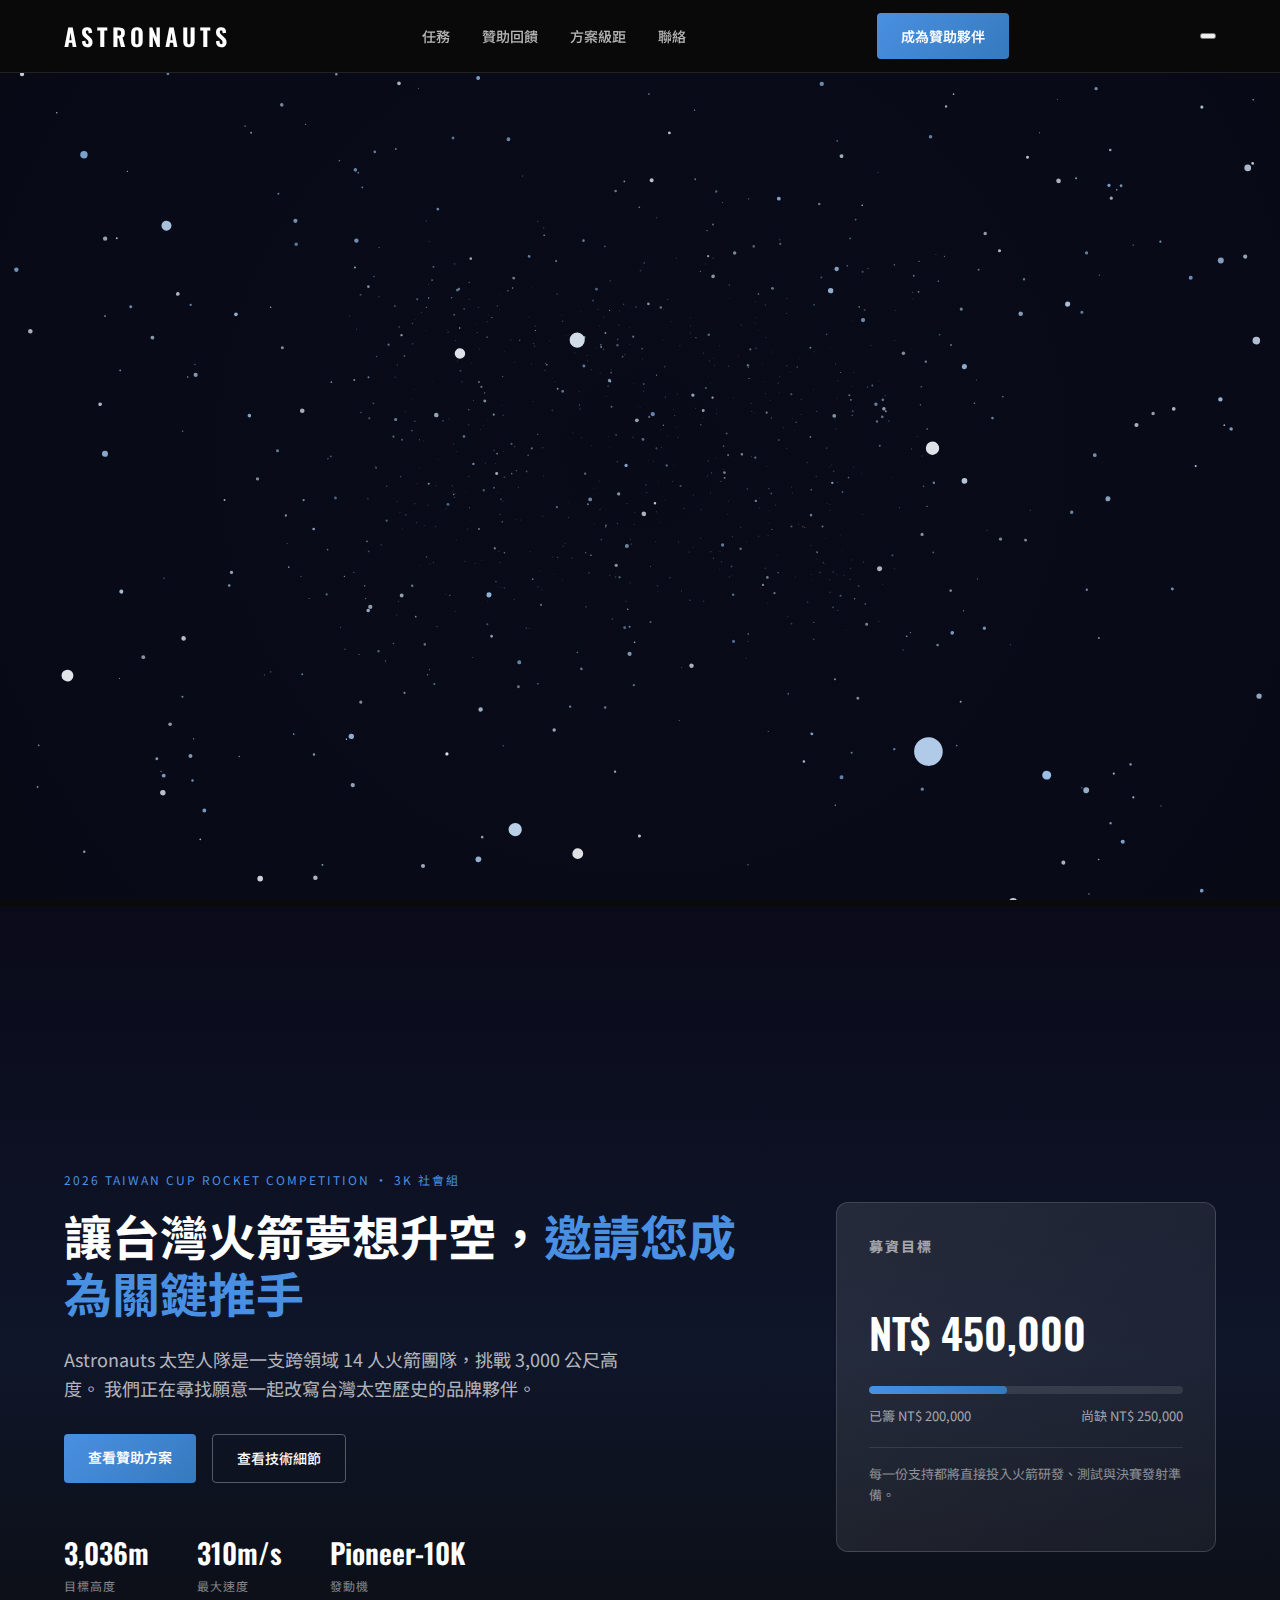
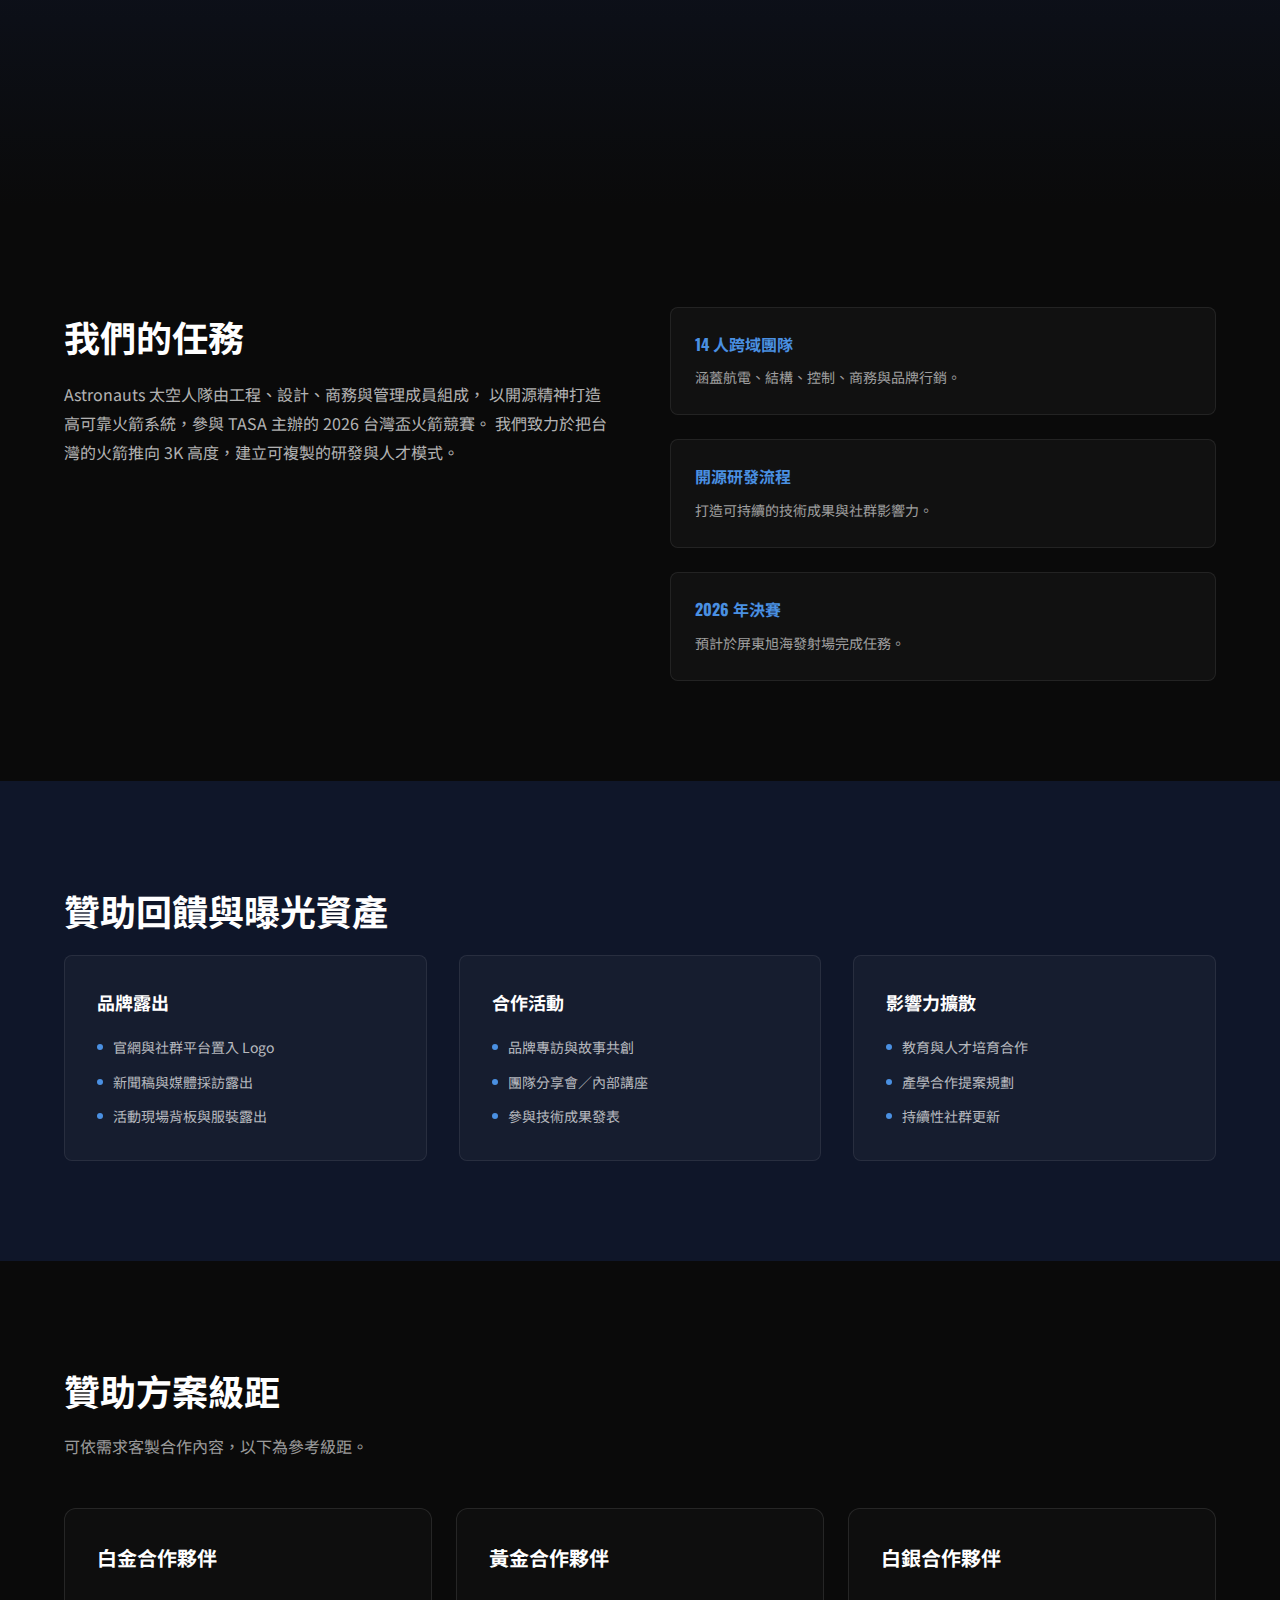
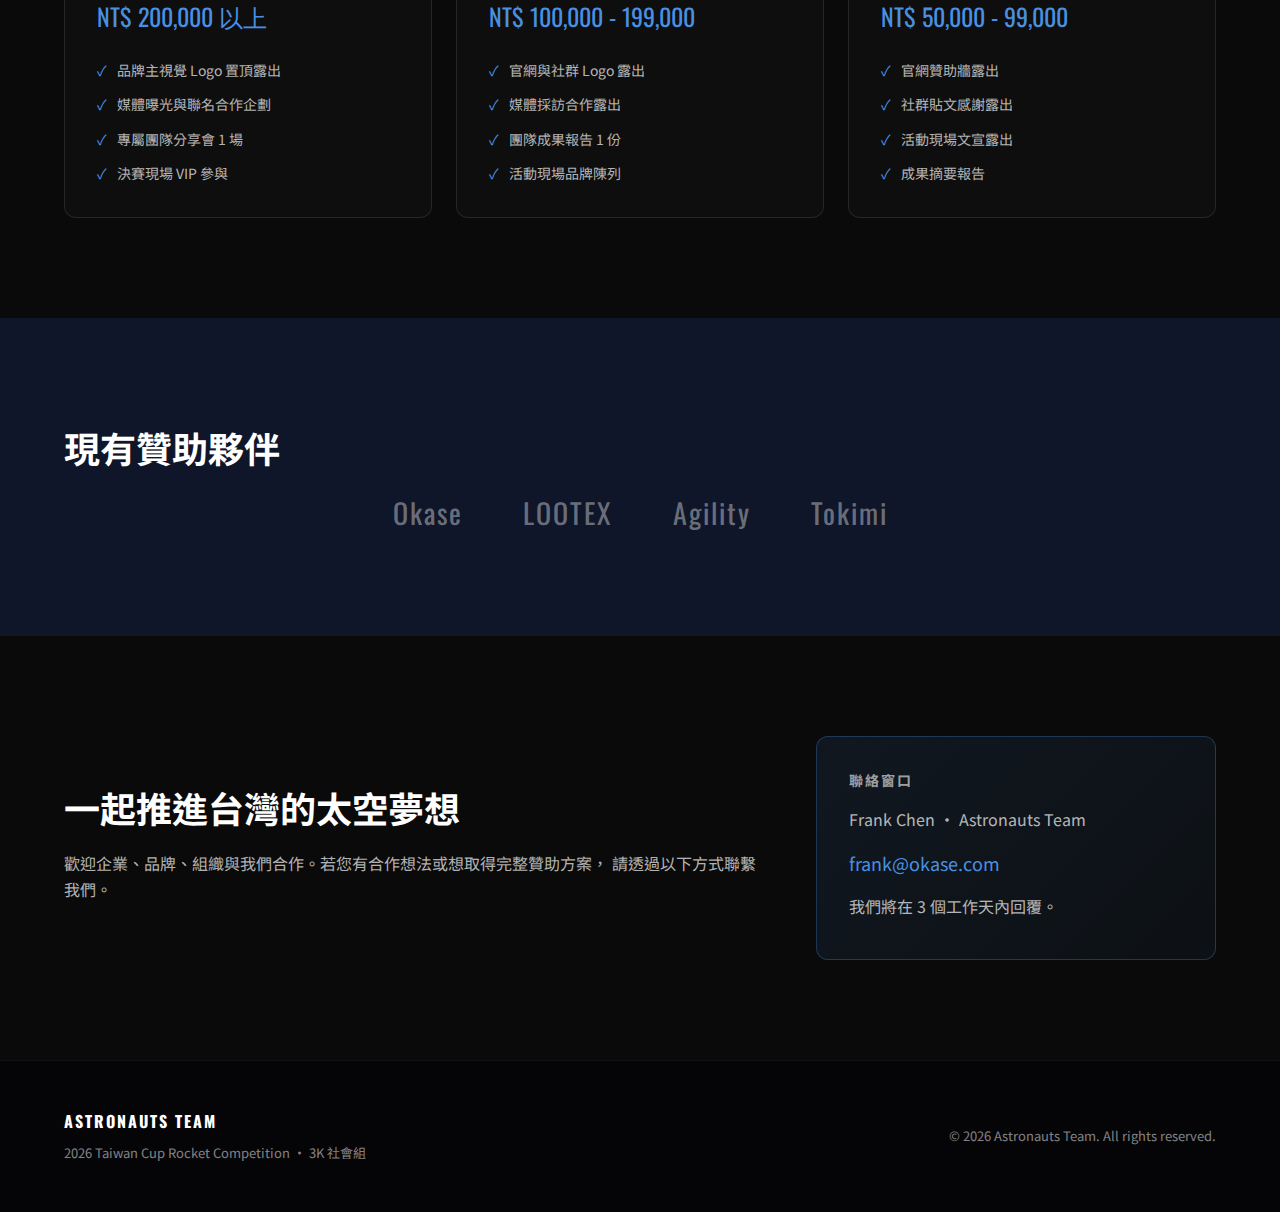
<file: index.html>
<!DOCTYPE html>
<html lang="zh-Hant">
<head>
  <meta charset="UTF-8" />
  <meta name="viewport" content="width=device-width, initial-scale=1" />
  <title>Astronauts 贊助商專頁</title>
  <link rel="stylesheet" href="/assets/css/style.css" />
  <link rel="preconnect" href="https://fonts.googleapis.com" />
  <link rel="preconnect" href="https://fonts.gstatic.com" crossorigin />
  <link href="https://fonts.googleapis.com/css2?family=Oswald:wght@400;600&family=Noto+Sans+TC:wght@300;400;500;700&display=swap" rel="stylesheet" />
</head>
<body>
  <canvas class="space-canvas" id="space-canvas" aria-hidden="true"></canvas>
  <div class="page-glow" aria-hidden="true"></div>
  <header class="site-header">
    <div class="container header-inner">
      <a href="#" class="logo">ASTRONAUTS</a>
      <nav class="nav" id="nav">
        <a href="#mission">任務</a>
        <a href="#benefits">贊助回饋</a>
        <a href="#tiers">方案級距</a>
        <a href="#contact">聯絡</a>
      </nav>
      <a class="cta" href="#contact">成為贊助夥伴</a>
      <button class="menu-toggle" id="menuToggle" aria-label="Toggle navigation">
        <span></span>
        <span></span>
        <span></span>
      </button>
    </div>
  </header>

  <main>
    <section class="hero">
      <div class="container hero-grid">
        <div class="hero-content">
          <p class="eyebrow">2026 Taiwan Cup Rocket Competition · 3K 社會組</p>
          <h1>讓台灣火箭夢想升空，<span>邀請您成為關鍵推手</span></h1>
          <p class="lead">
            Astronauts 太空人隊是一支跨領域 14 人火箭團隊，挑戰 3,000 公尺高度。
            我們正在尋找願意一起改寫台灣太空歷史的品牌夥伴。
          </p>
          <div class="hero-actions">
            <a class="cta" href="#tiers">查看贊助方案</a>
            <a class="ghost" href="/materials">查看技術細節</a>
          </div>
          <div class="hero-metrics">
            <div>
              <span class="metric-value">3,036m</span>
              <span class="metric-label">目標高度</span>
            </div>
            <div>
              <span class="metric-value">310m/s</span>
              <span class="metric-label">最大速度</span>
            </div>
            <div>
              <span class="metric-value">Pioneer-10K</span>
              <span class="metric-label">發動機</span>
            </div>
          </div>
        </div>
        <div class="hero-card">
          <div class="card-inner">
            <h3>募資目標</h3>
            <p class="amount">NT$ 450,000</p>
            <div class="progress">
              <div class="progress-bar" style="width: 44%;"></div>
            </div>
            <div class="progress-meta">
              <span>已籌 NT$ 200,000</span>
              <span>尚缺 NT$ 250,000</span>
            </div>
            <p class="note">每一份支持都將直接投入火箭研發、測試與決賽發射準備。</p>
          </div>
        </div>
      </div>
    </section>

    <section class="section" id="mission">
      <div class="container section-grid">
        <div>
          <h2>我們的任務</h2>
          <p>
            Astronauts 太空人隊由工程、設計、商務與管理成員組成，
            以開源精神打造高可靠火箭系統，參與 TASA 主辦的 2026 台灣盃火箭競賽。
            我們致力於把台灣的火箭推向 3K 高度，建立可複製的研發與人才模式。
          </p>
        </div>
        <div class="mission-highlights">
          <div class="highlight">
            <h4>14 人跨域團隊</h4>
            <p>涵蓋航電、結構、控制、商務與品牌行銷。</p>
          </div>
          <div class="highlight">
            <h4>開源研發流程</h4>
            <p>打造可持續的技術成果與社群影響力。</p>
          </div>
          <div class="highlight">
            <h4>2026 年決賽</h4>
            <p>預計於屏東旭海發射場完成任務。</p>
          </div>
        </div>
      </div>
    </section>

    <section class="section dark" id="benefits">
      <div class="container">
        <h2>贊助回饋與曝光資產</h2>
        <div class="benefits-grid">
          <div class="benefit">
            <h4>品牌露出</h4>
            <ul>
              <li>官網與社群平台置入 Logo</li>
              <li>新聞稿與媒體採訪露出</li>
              <li>活動現場背板與服裝露出</li>
            </ul>
          </div>
          <div class="benefit">
            <h4>合作活動</h4>
            <ul>
              <li>品牌專訪與故事共創</li>
              <li>團隊分享會／內部講座</li>
              <li>參與技術成果發表</li>
            </ul>
          </div>
          <div class="benefit">
            <h4>影響力擴散</h4>
            <ul>
              <li>教育與人才培育合作</li>
              <li>產學合作提案規劃</li>
              <li>持續性社群更新</li>
            </ul>
          </div>
        </div>
      </div>
    </section>

    <section class="section" id="tiers">
      <div class="container">
        <h2>贊助方案級距</h2>
        <p class="section-lead">可依需求客製合作內容，以下為參考級距。</p>
        <div class="tiers-grid">
          <article class="tier featured">
            <h3>白金合作夥伴</h3>
            <p class="tier-amount">NT$ 200,000 以上</p>
            <ul>
              <li>品牌主視覺 Logo 置頂露出</li>
              <li>媒體曝光與聯名合作企劃</li>
              <li>專屬團隊分享會 1 場</li>
              <li>決賽現場 VIP 參與</li>
            </ul>
          </article>
          <article class="tier">
            <h3>黃金合作夥伴</h3>
            <p class="tier-amount">NT$ 100,000 - 199,000</p>
            <ul>
              <li>官網與社群 Logo 露出</li>
              <li>媒體採訪合作露出</li>
              <li>團隊成果報告 1 份</li>
              <li>活動現場品牌陳列</li>
            </ul>
          </article>
          <article class="tier">
            <h3>白銀合作夥伴</h3>
            <p class="tier-amount">NT$ 50,000 - 99,000</p>
            <ul>
              <li>官網贊助牆露出</li>
              <li>社群貼文感謝露出</li>
              <li>活動現場文宣露出</li>
              <li>成果摘要報告</li>
            </ul>
          </article>
        </div>
      </div>
    </section>

    <section class="section dark" id="partners">
      <div class="container">
        <h2>現有贊助夥伴</h2>
        <div class="partners-grid">
          <span>Okase</span>
          <span>LOOTEX</span>
          <span>Agility</span>
          <span>Tokimi</span>
        </div>
      </div>
    </section>

    <section class="section" id="contact">
      <div class="container contact-grid">
        <div>
          <h2>一起推進台灣的太空夢想</h2>
          <p>
            歡迎企業、品牌、組織與我們合作。若您有合作想法或想取得完整贊助方案，
            請透過以下方式聯繫我們。
          </p>
        </div>
        <div class="contact-card">
          <h3>聯絡窗口</h3>
          <p>Frank Chen · Astronauts Team</p>
          <a href="mailto:frank@okase.com">frank@okase.com</a>
          <p class="contact-note">我們將在 3 個工作天內回覆。</p>
        </div>
      </div>
    </section>
  </main>

  <footer class="site-footer">
    <div class="container footer-inner">
      <div>
        <h4>ASTRONAUTS TEAM</h4>
        <p>2026 Taiwan Cup Rocket Competition · 3K 社會組</p>
      </div>
      <div>
        <p>© 2026 Astronauts Team. All rights reserved.</p>
      </div>
    </div>
  </footer>
  <script>
    // Mobile menu toggle
    (function() {
      const menuToggle = document.getElementById('menuToggle');
      const nav = document.getElementById('nav');
      const header = document.querySelector('.site-header');
      const navLinks = nav.querySelectorAll('a');

      menuToggle.addEventListener('click', function() {
        menuToggle.classList.toggle('active');
        nav.classList.toggle('active');
        document.body.style.overflow = nav.classList.contains('active') ? 'hidden' : '';
      });

      navLinks.forEach(link => {
        link.addEventListener('click', function() {
          menuToggle.classList.remove('active');
          nav.classList.remove('active');
          document.body.style.overflow = '';
        });
      });

      // Header scroll effect
      let lastScroll = 0;
      window.addEventListener('scroll', function() {
        const currentScroll = window.pageYOffset;
        if (currentScroll > 50) {
          header.classList.add('scrolled');
        } else {
          header.classList.remove('scrolled');
        }
        lastScroll = currentScroll;
      });
    })();

    // Starfield animation
    (function() {
      const canvas = document.getElementById("space-canvas");
      if (!canvas) {
        console.error('Canvas element not found');
        return;
      }

      const ctx = canvas.getContext('2d');
      if (!ctx) {
        console.error('Could not get 2D context');
        return;
      }

      let width = window.innerWidth;
      let height = window.innerHeight;
      canvas.width = width;
      canvas.height = height;

      // Initialize stars array
      const stars = [];
      const numStars = 1200;

      // Color interpolation function (similar to d3.interpolateRgb)
      const interpolateColor = (color1, color2, t) => {
        const c1 = hexToRgb(color1);
        const c2 = hexToRgb(color2);
        const r = Math.round(c1.r + (c2.r - c1.r) * t);
        const g = Math.round(c1.g + (c2.g - c1.g) * t);
        const b = Math.round(c1.b + (c2.b - c1.b) * t);
        return `rgb(${r}, ${g}, ${b})`;
      };

      const hexToRgb = (hex) => {
        const result = /^#?([a-f\d]{2})([a-f\d]{2})([a-f\d]{2})$/i.exec(hex);
        return result ? {
          r: parseInt(result[1], 16),
          g: parseInt(result[2], 16),
          b: parseInt(result[3], 16)
        } : { r: 255, g: 255, b: 255 };
      };

      // Create stars
      for (let i = 0; i < numStars; i++) {
        stars.push({
          x: Math.random() * width - width / 2,
          y: Math.random() * height - height / 2,
          z: Math.random() * width,
          size: Math.random() * 2 + 0.5,
          color: interpolateColor("#ffffff", "#93c5fd", Math.random())
        });
      }

      let rotationAngle = 0;
      const rotationSpeed = 0.0003;
      const forwardSpeed = 0.5;

      const animate = () => {
        // Clear canvas with dark background
        ctx.fillStyle = '#05060f';
        ctx.fillRect(0, 0, width, height);

        // Subtle nebula gradient overlay
        const gradient = ctx.createRadialGradient(
          width / 2, height / 2, 0,
          width / 2, height / 2, width
        );
        gradient.addColorStop(0, 'rgba(15, 23, 42, 0.3)');
        gradient.addColorStop(1, 'rgba(5, 6, 15, 0.8)');
        ctx.fillStyle = gradient;
        ctx.fillRect(0, 0, width, height);

        // Save context and translate to center for rotation
        ctx.save();
        ctx.translate(width / 2, height / 2);

        // Rotate the star field slowly
        rotationAngle += rotationSpeed;
        ctx.rotate(rotationAngle);

        // Draw stars as circles with forward movement
        stars.forEach(star => {
          // Move star forward (toward viewer)
          star.z -= forwardSpeed;
          
          // Reset star to back when it reaches the front
          if (star.z <= 0) {
            star.z = width;
            star.x = Math.random() * width - width / 2;
            star.y = Math.random() * height - height / 2;
          }

          // Apply perspective (z-axis effect)
          const k = 400 / star.z;
          const px = star.x * k;
          const py = star.y * k;
          const size = Math.max(0.5, star.size * k);

          // Only draw if star is visible
          if (px > -width/2 && px < width/2 && py > -height/2 && py < height/2) {
            ctx.beginPath();
            ctx.arc(px, py, size, 0, Math.PI * 2);
            ctx.fillStyle = star.color;
            ctx.globalAlpha = Math.min(0.9, Math.max(0.2, 1 - star.z / width));
            ctx.fill();
          }
        });

        ctx.restore();
        requestAnimationFrame(animate);
      };

      const handleResize = () => {
        width = window.innerWidth;
        height = window.innerHeight;
        canvas.width = width;
        canvas.height = height;
      };

      window.addEventListener('resize', handleResize);
      
      // Ensure animation continues even if page visibility changes
      document.addEventListener('visibilitychange', () => {
        if (!document.hidden) {
          animate();
        }
      });

      // Start animation
      animate();
    })();
  </script>
</body>
</html>
</file>
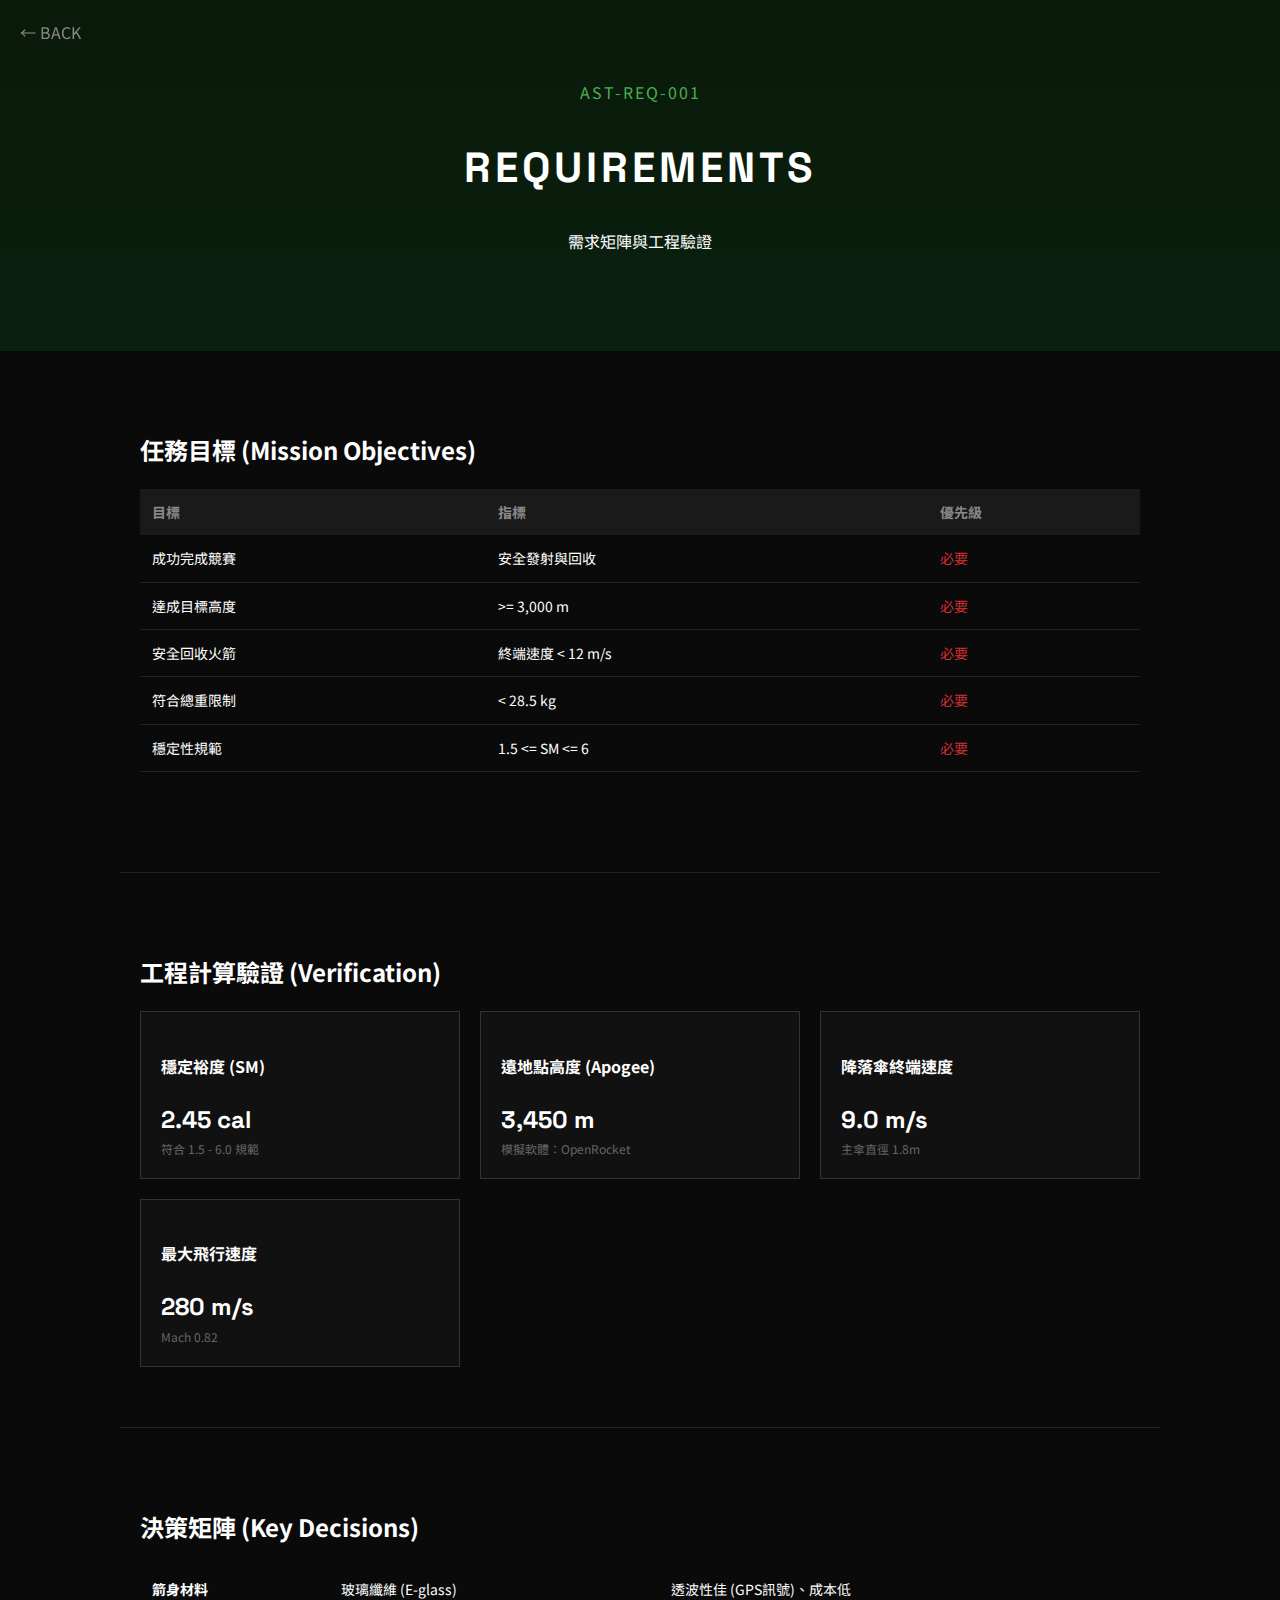
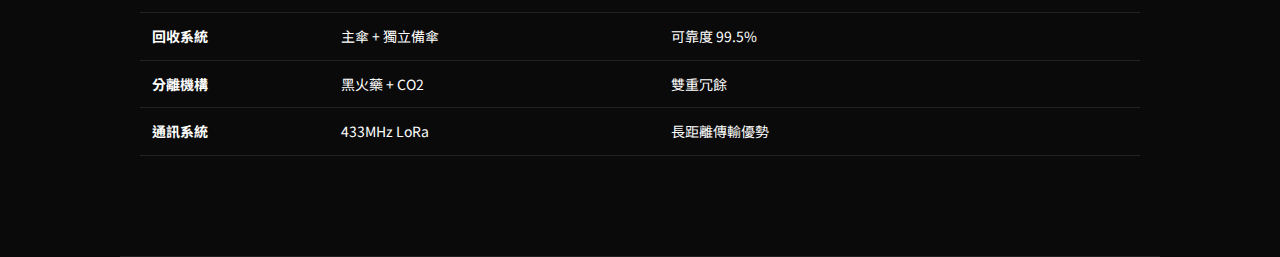
<file: requirements.html>
<!DOCTYPE html>
<html lang="zh-TW">
<head>
    <meta charset="UTF-8">
    <title>需求矩陣 | ASTRONAUTS</title>
    <meta name="viewport" content="width=device-width, initial-scale=1.0">
    <link href="https://fonts.googleapis.com/css2?family=Space+Grotesk:wght@300;400;500;600;700&family=Noto+Sans+TC:wght@300;400;500;700&display=swap" rel="stylesheet">
    <style>
        body { font-family: 'Noto Sans TC', sans-serif; background: #0a0a0a; color: #fff; line-height: 1.6; margin: 0; }
        .hero { background: linear-gradient(180deg, #0a1a0a 0%, #0a2010 100%); padding: 80px 40px; text-align: center; }
        .hero h1 { font-family: 'Space Grotesk'; font-size: 42px; letter-spacing: 4px; }
        .section { max-width: 1000px; margin: 0 auto; padding: 60px 20px; border-bottom: 1px solid #222; }
        table { width: 100%; border-collapse: collapse; margin-bottom: 40px; font-size: 14px; }
        th { background: #1a1a1a; padding: 12px; text-align: left; color: #888; }
        td { padding: 12px; border-bottom: 1px solid #222; }
        .status-pass { color: #2E7D32; font-weight: bold; }
        .calc-grid { display: grid; grid-template-columns: repeat(auto-fit, minmax(250px, 1fr)); gap: 20px; }
        .calc-card { background: #111; padding: 20px; border: 1px solid #333; }
        .calc-value { font-family: 'Space Grotesk'; font-size: 24px; font-weight: bold; margin-top: 10px; }
        .back-link { position: fixed; top: 20px; left: 20px; color: #888; text-decoration: none; }
    </style>
</head>
<body>
    <a href="/" class="back-link">← BACK</a>
    <header class="hero">
        <div style="color: #4CAF50; letter-spacing: 2px;">AST-REQ-001</div>
        <h1>REQUIREMENTS</h1>
        <p>需求矩陣與工程驗證</p>
    </header>

    <section class="section">
        <h2>任務目標 (Mission Objectives)</h2>
        <table>
            <thead>
                <tr>
                    <th>目標</th>
                    <th>指標</th>
                    <th>優先級</th>
                </tr>
            </thead>
            <tbody>
                <tr><td>成功完成競賽</td><td>安全發射與回收</td><td style="color: #d32f2f;">必要</td></tr>
                <tr><td>達成目標高度</td><td>>= 3,000 m</td><td style="color: #d32f2f;">必要</td></tr>
                <tr><td>安全回收火箭</td><td>終端速度 < 12 m/s</td><td style="color: #d32f2f;">必要</td></tr>
                <tr><td>符合總重限制</td><td>< 28.5 kg</td><td style="color: #d32f2f;">必要</td></tr>
                <tr><td>穩定性規範</td><td>1.5 <= SM <= 6</td><td style="color: #d32f2f;">必要</td></tr>
            </tbody>
        </table>
    </section>

    <section class="section">
        <h2>工程計算驗證 (Verification)</h2>
        <div class="calc-grid">
            <div class="calc-card">
                <h4>穩定裕度 (SM)</h4>
                <div class="calc-value">2.45 cal</div>
                <div style="color: #666; font-size: 12px;">符合 1.5 - 6.0 規範</div>
            </div>
            <div class="calc-card">
                <h4>遠地點高度 (Apogee)</h4>
                <div class="calc-value">3,450 m</div>
                <div style="color: #666; font-size: 12px;">模擬軟體：OpenRocket</div>
            </div>
            <div class="calc-card">
                <h4>降落傘終端速度</h4>
                <div class="calc-value">9.0 m/s</div>
                <div style="color: #666; font-size: 12px;">主傘直徑 1.8m</div>
            </div>
            <div class="calc-card">
                <h4>最大飛行速度</h4>
                <div class="calc-value">280 m/s</div>
                <div style="color: #666; font-size: 12px;">Mach 0.82</div>
            </div>
        </div>
    </section>

    <section class="section">
        <h2>決策矩陣 (Key Decisions)</h2>
        <table>
            <tr><td><strong>箭身材料</strong></td><td>玻璃纖維 (E-glass)</td><td>透波性佳 (GPS訊號)、成本低</td></tr>
            <tr><td><strong>回收系統</strong></td><td>主傘 + 獨立備傘</td><td>可靠度 99.5%</td></tr>
            <tr><td><strong>分離機構</strong></td><td>黑火藥 + CO2</td><td>雙重冗餘</td></tr>
            <tr><td><strong>通訊系統</strong></td><td>433MHz LoRa</td><td>長距離傳輸優勢</td></tr>
        </table>
    </section>
</body>
</html>
</file>
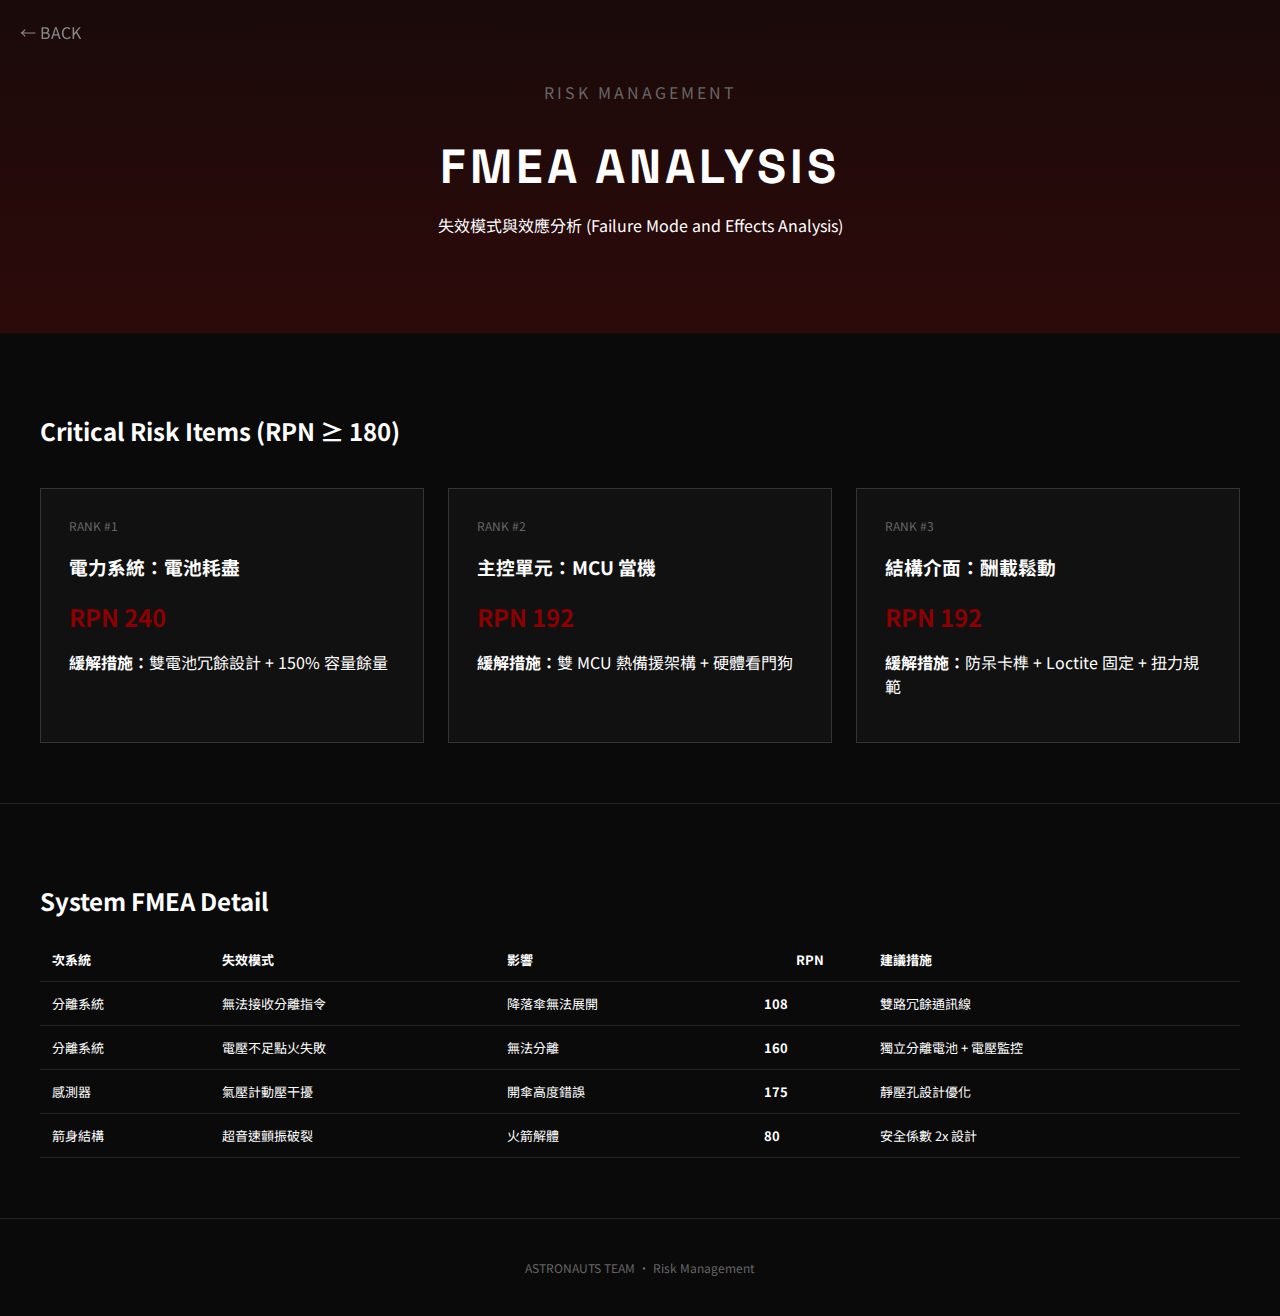
<file: risk.html>
<!DOCTYPE html>
<html lang="zh-TW">
<head>
    <meta charset="UTF-8">
    <title>風險管理 FMEA | ASTRONAUTS</title>
    <meta name="viewport" content="width=device-width, initial-scale=1.0">
    <link href="https://fonts.googleapis.com/css2?family=Space+Grotesk:wght@300;400;500;600;700&family=Noto+Sans+TC:wght@300;400;500;700&display=swap" rel="stylesheet">
    <style>
        body { font-family: 'Noto Sans TC', sans-serif; background: #0a0a0a; color: #fff; margin: 0; }
        .hero { background: linear-gradient(180deg, #1a0a0a 0%, #2d0a0a 100%); padding: 80px 40px; text-align: center; }
        .hero h1 { font-family: 'Space Grotesk'; font-size: 48px; letter-spacing: 4px; margin-bottom: 10px; }
        .section { padding: 60px 40px; max-width: 1200px; margin: 0 auto; border-bottom: 1px solid #222; }
        .critical-text { color: #8B0000; font-weight: bold; }
        .high-risk-grid { display: grid; grid-template-columns: repeat(auto-fit, minmax(300px, 1fr)); gap: 24px; margin-top: 40px; }
        .high-risk-card { background: #111; border: 1px solid #333; padding: 28px; }
        .system-table { width: 100%; border-collapse: collapse; margin-top: 20px; font-size: 13px; }
        .system-table th, .system-table td { padding: 12px; border-bottom: 1px solid #222; text-align: left; }
        .rpn-value { font-weight: bold; text-align: center; }
        .back-link { position: fixed; top: 20px; left: 20px; color: #888; text-decoration: none; }
    </style>
</head>
<body>
    <a href="index.html" class="back-link">← BACK</a>
    <header class="hero">
        <div style="color: #666; letter-spacing: 3px;">RISK MANAGEMENT</div>
        <h1>FMEA ANALYSIS</h1>
        <p>失效模式與效應分析 (Failure Mode and Effects Analysis)</p>
    </header>

    <section class="section">
        <h2>Critical Risk Items (RPN ≥ 180)</h2>
        <div class="high-risk-grid">
            <div class="high-risk-card">
                <div style="color: #666; font-size: 12px;">RANK #1</div>
                <h3>電力系統：電池耗盡</h3>
                <div class="critical-text" style="font-size: 24px; margin: 10px 0;">RPN 240</div>
                <p><strong>緩解措施：</strong>雙電池冗餘設計 + 150% 容量餘量</p>
            </div>
            <div class="high-risk-card">
                <div style="color: #666; font-size: 12px;">RANK #2</div>
                <h3>主控單元：MCU 當機</h3>
                <div class="critical-text" style="font-size: 24px; margin: 10px 0;">RPN 192</div>
                <p><strong>緩解措施：</strong>雙 MCU 熱備援架構 + 硬體看門狗</p>
            </div>
            <div class="high-risk-card">
                <div style="color: #666; font-size: 12px;">RANK #3</div>
                <h3>結構介面：酬載鬆動</h3>
                <div class="critical-text" style="font-size: 24px; margin: 10px 0;">RPN 192</div>
                <p><strong>緩解措施：</strong>防呆卡榫 + Loctite 固定 + 扭力規範</p>
            </div>
        </div>
    </section>

    <section class="section">
        <h2>System FMEA Detail</h2>
        <table class="system-table">
            <thead>
                <tr>
                    <th>次系統</th>
                    <th>失效模式</th>
                    <th>影響</th>
                    <th style="text-align:center;">RPN</th>
                    <th>建議措施</th>
                </tr>
            </thead>
            <tbody>
                <tr>
                    <td>分離系統</td>
                    <td>無法接收分離指令</td>
                    <td>降落傘無法展開</td>
                    <td class="rpn-value">108</td>
                    <td>雙路冗餘通訊線</td>
                </tr>
                <tr>
                    <td>分離系統</td>
                    <td>電壓不足點火失敗</td>
                    <td>無法分離</td>
                    <td class="rpn-value">160</td>
                    <td>獨立分離電池 + 電壓監控</td>
                </tr>
                <tr>
                    <td>感測器</td>
                    <td>氣壓計動壓干擾</td>
                    <td>開傘高度錯誤</td>
                    <td class="rpn-value">175</td>
                    <td>靜壓孔設計優化</td>
                </tr>
                <tr>
                    <td>箭身結構</td>
                    <td>超音速顫振破裂</td>
                    <td>火箭解體</td>
                    <td class="rpn-value">80</td>
                    <td>安全係數 2x 設計</td>
                </tr>
            </tbody>
        </table>
    </section>

    <footer style="text-align: center; padding: 40px; color: #666; font-size: 12px;">
        ASTRONAUTS TEAM · Risk Management
    </footer>
</body>
</html>
</file>
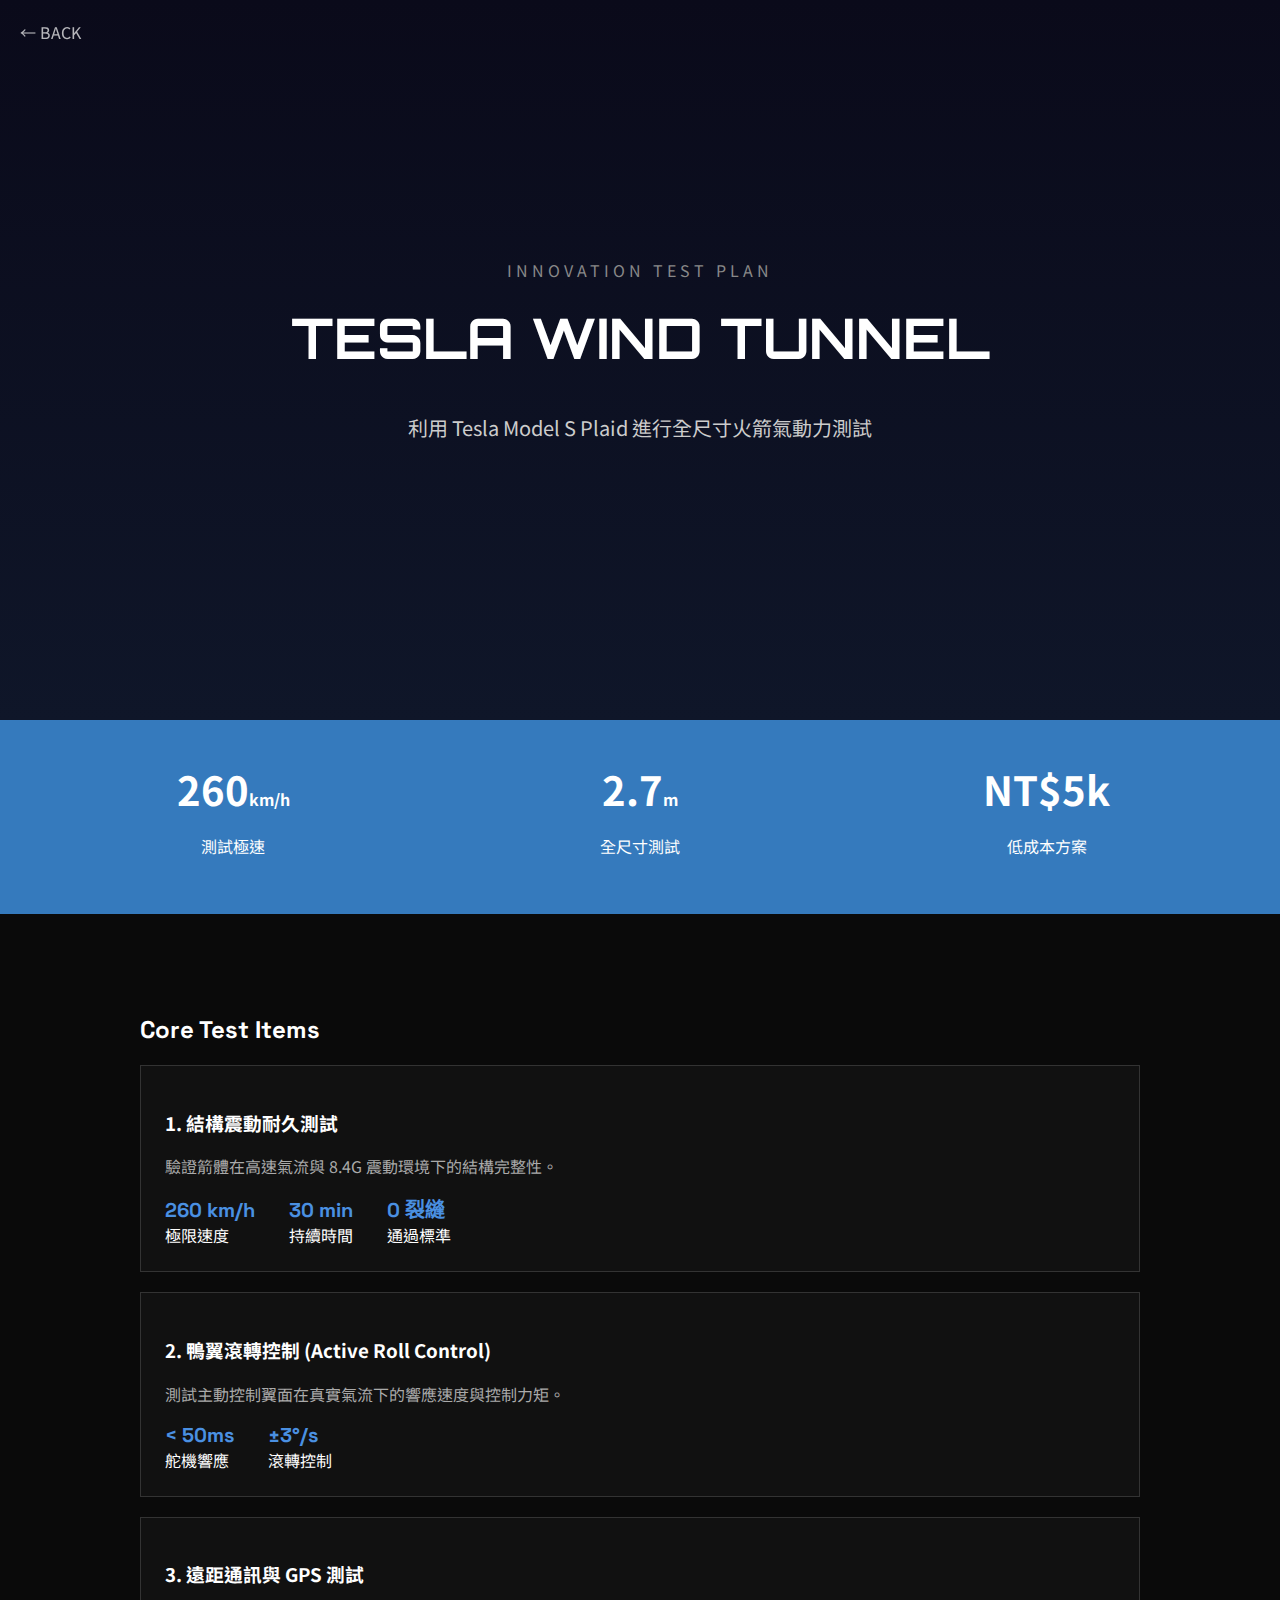
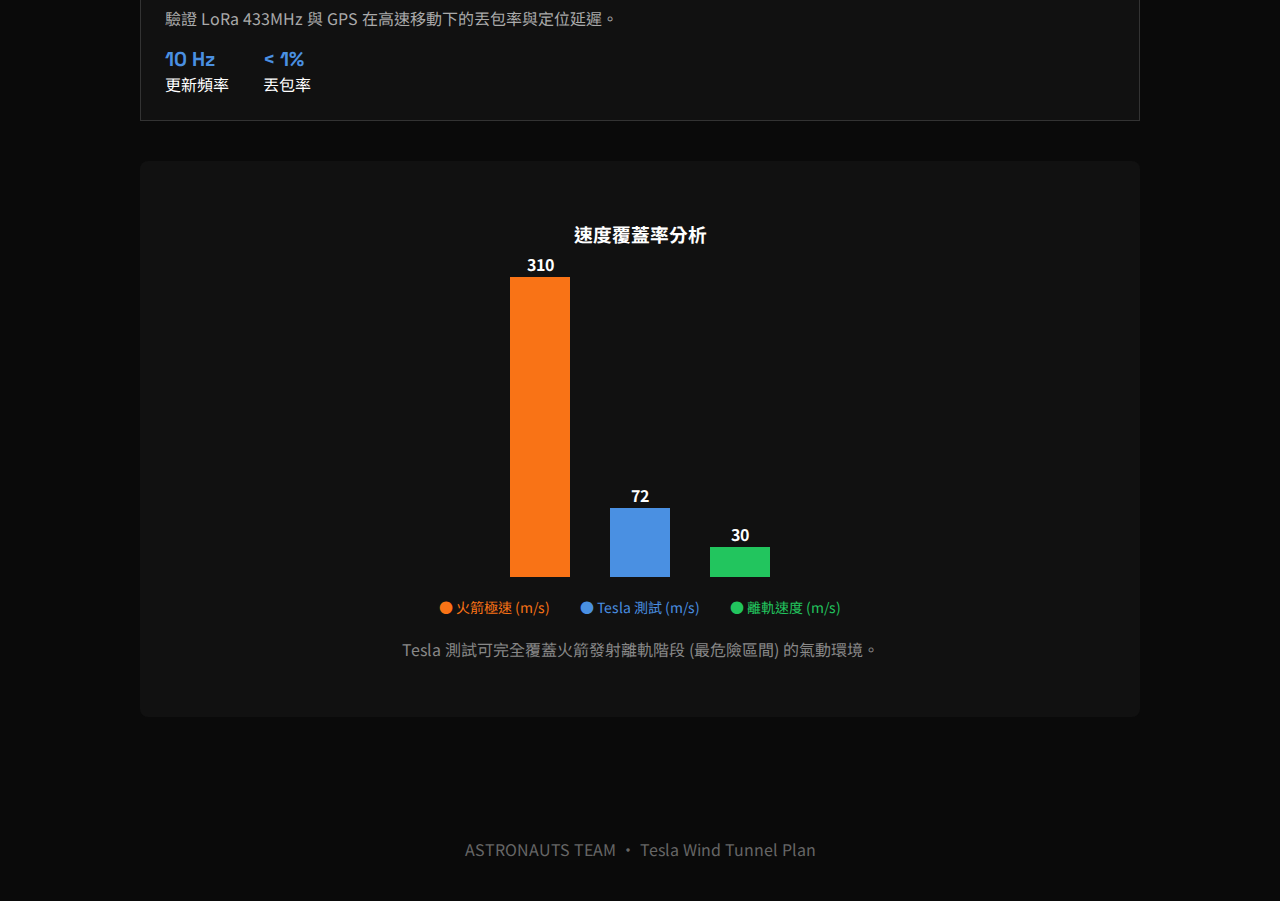
<file: wind-tunnel.html>
<!DOCTYPE html>
<html lang="zh-TW">
<head>
    <meta charset="UTF-8">
    <title>Tesla 移動風洞測試 | ASTRONAUTS</title>
    <meta name="viewport" content="width=device-width, initial-scale=1.0">
    <link href="https://fonts.googleapis.com/css2?family=Space+Grotesk:wght@300;400;500;600;700&family=Orbitron:wght@400;500;600;700;800;900&family=Noto+Sans+TC:wght@300;400;500;700&display=swap" rel="stylesheet">
    <style>
        body { font-family: 'Noto Sans TC', sans-serif; background: #0a0a0a; color: #fff; margin: 0; }
        .hero { min-height: 80vh; display: flex; flex-direction: column; justify-content: center; align-items: center; background: linear-gradient(180deg, #0a0a1a 0%, #0f1629 100%); text-align: center; }
        .hero h1 { font-family: 'Orbitron'; font-size: 56px; margin: 20px 0; }
        .stats-banner { background: #357ABD; padding: 40px; display: grid; grid-template-columns: repeat(3, 1fr); text-align: center; gap: 20px; }
        .stat-item h3 { font-size: 40px; margin: 0; }
        .section { padding: 80px 40px; max-width: 1000px; margin: 0 auto; }
        .test-card { background: #111; padding: 24px; border: 1px solid #333; margin-bottom: 20px; }
        .test-metric { display: inline-block; margin-right: 30px; }
        .test-metric .value { font-family: 'Space Grotesk'; font-size: 20px; color: #4A90E2; font-weight: bold; }
        .chart-container { background: #111; padding: 40px; border-radius: 8px; margin-top: 40px; text-align: center; }
        .bar { display: inline-block; width: 60px; background: #357ABD; margin: 0 20px; vertical-align: bottom; }
        .back-link { position: fixed; top: 20px; left: 20px; color: #fff; text-decoration: none; opacity: 0.7; }
    </style>
</head>
<body>
    <a href="/" class="back-link">← BACK</a>
    <header class="hero">
        <div style="letter-spacing: 4px; color: #888;">INNOVATION TEST PLAN</div>
        <h1>TESLA WIND TUNNEL</h1>
        <p style="font-size: 20px; color: #ccc;">利用 Tesla Model S Plaid 進行全尺寸火箭氣動力測試</p>
    </header>

    <div class="stats-banner">
        <div class="stat-item">
            <h3>260<small style="font-size:16px">km/h</small></h3>
            <p>測試極速</p>
        </div>
        <div class="stat-item">
            <h3>2.7<small style="font-size:16px">m</small></h3>
            <p>全尺寸測試</p>
        </div>
        <div class="stat-item">
            <h3>NT$5k</h3>
            <p>低成本方案</p>
        </div>
    </div>

    <section class="section">
        <h2 style="font-family: 'Space Grotesk';">Core Test Items</h2>

        <div class="test-card">
            <h3>1. 結構震動耐久測試</h3>
            <p style="color: #aaa;">驗證箭體在高速氣流與 8.4G 震動環境下的結構完整性。</p>
            <div style="margin-top: 15px;">
                <div class="test-metric"><div class="value">260 km/h</div><div class="label">極限速度</div></div>
                <div class="test-metric"><div class="value">30 min</div><div class="label">持續時間</div></div>
                <div class="test-metric"><div class="value">0 裂縫</div><div class="label">通過標準</div></div>
            </div>
        </div>

        <div class="test-card">
            <h3>2. 鴨翼滾轉控制 (Active Roll Control)</h3>
            <p style="color: #aaa;">測試主動控制翼面在真實氣流下的響應速度與控制力矩。</p>
            <div style="margin-top: 15px;">
                <div class="test-metric"><div class="value">&lt; 50ms</div><div class="label">舵機響應</div></div>
                <div class="test-metric"><div class="value">±3°/s</div><div class="label">滾轉控制</div></div>
            </div>
        </div>

        <div class="test-card">
            <h3>3. 遠距通訊與 GPS 測試</h3>
            <p style="color: #aaa;">驗證 LoRa 433MHz 與 GPS 在高速移動下的丟包率與定位延遲。</p>
            <div style="margin-top: 15px;">
                <div class="test-metric"><div class="value">10 Hz</div><div class="label">更新頻率</div></div>
                <div class="test-metric"><div class="value">&lt; 1%</div><div class="label">丟包率</div></div>
            </div>
        </div>

        <div class="chart-container">
            <h3 style="margin-bottom: 30px;">速度覆蓋率分析</h3>
            <div style="height: 300px; display: flex; justify-content: center; align-items: flex-end;">
                <div class="bar" style="height: 100%; background: #f97316;">
                    <span style="display:block; margin-top:-25px; font-weight:bold;">310</span>
                </div>
                <div class="bar" style="height: 23%; background: #4A90E2;">
                    <span style="display:block; margin-top:-25px; font-weight:bold;">72</span>
                </div>
                <div class="bar" style="height: 10%; background: #22c55e;">
                    <span style="display:block; margin-top:-25px; font-weight:bold;">30</span>
                </div>
            </div>
            <div style="display: flex; justify-content: center; gap: 30px; margin-top: 20px; font-size: 14px; color: #aaa;">
                <span style="color: #f97316;">● 火箭極速 (m/s)</span>
                <span style="color: #4A90E2;">● Tesla 測試 (m/s)</span>
                <span style="color: #22c55e;">● 離軌速度 (m/s)</span>
            </div>
            <p style="margin-top: 20px; color: #888;">Tesla 測試可完全覆蓋火箭發射離軌階段 (最危險區間) 的氣動環境。</p>
        </div>
    </section>

    <footer style="text-align: center; padding: 40px; color: #666;">
        ASTRONAUTS TEAM · Tesla Wind Tunnel Plan
    </footer>
</body>
</html>
</file>
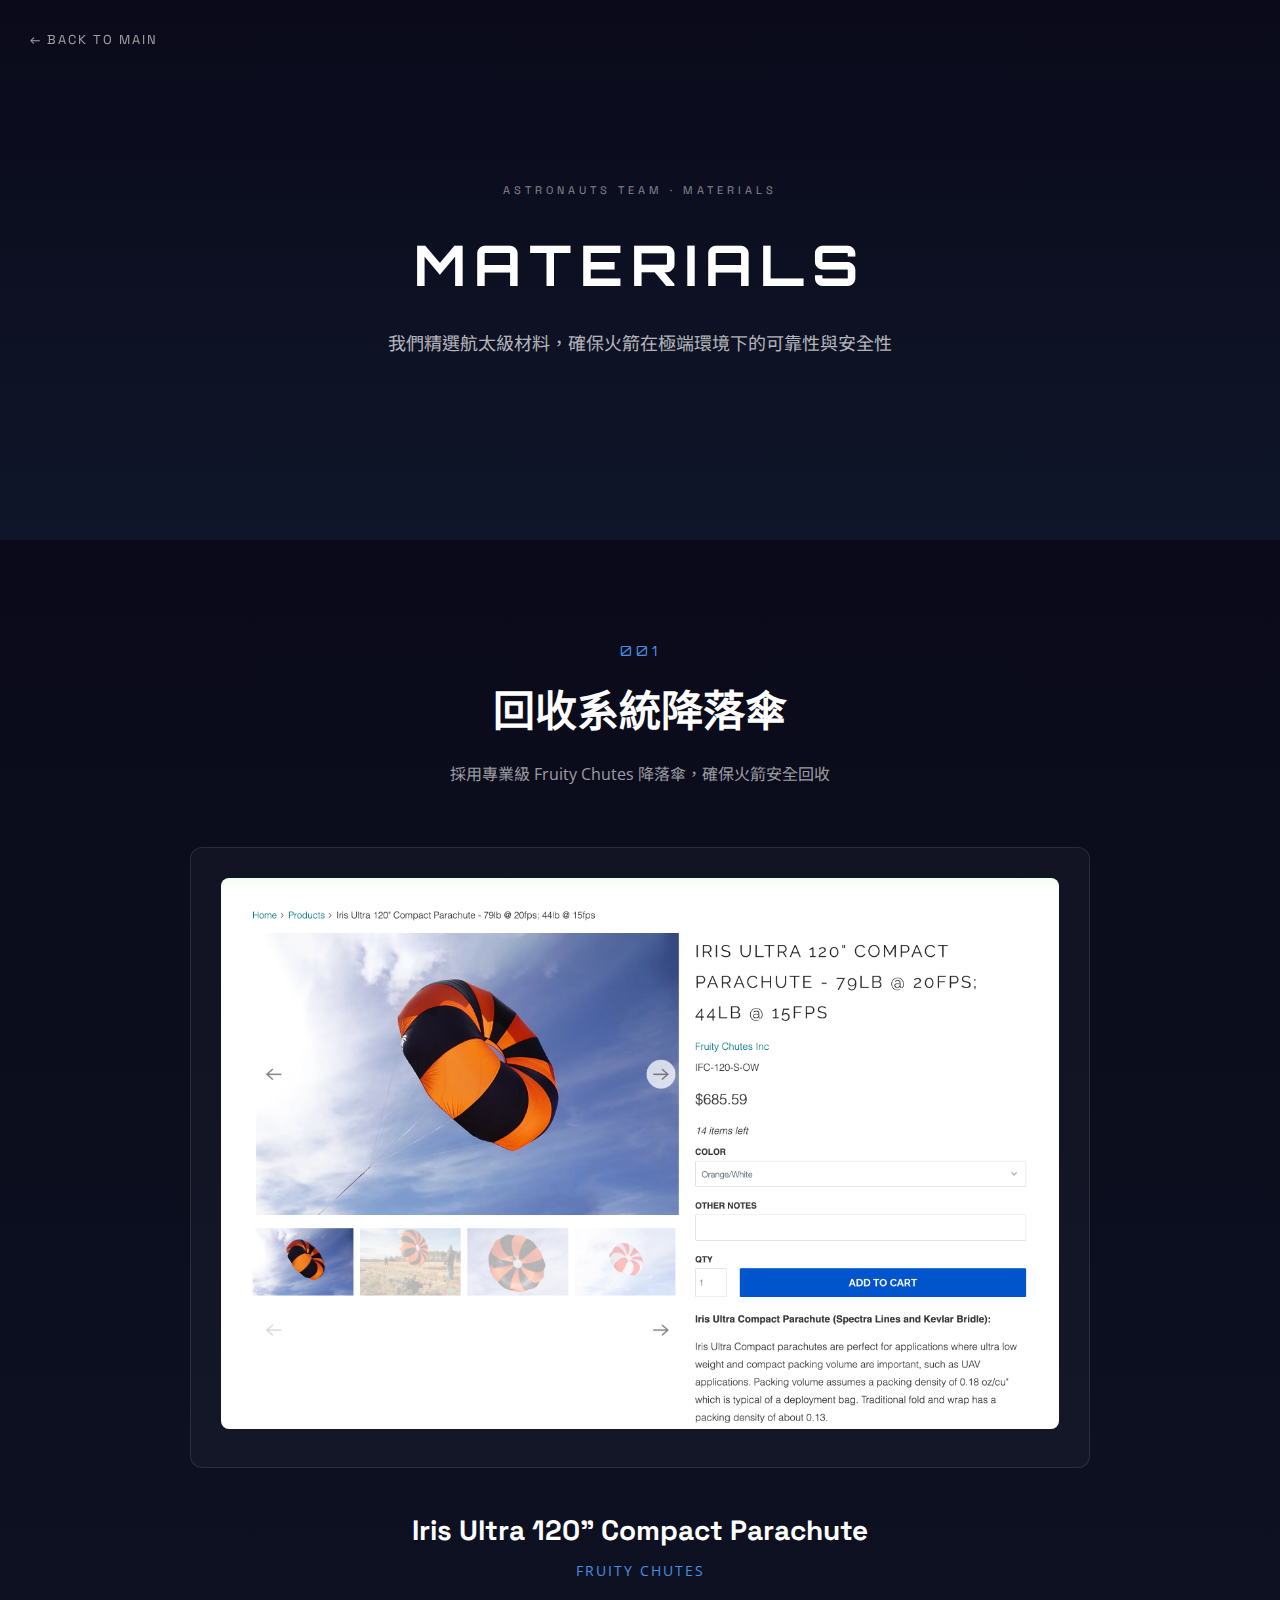
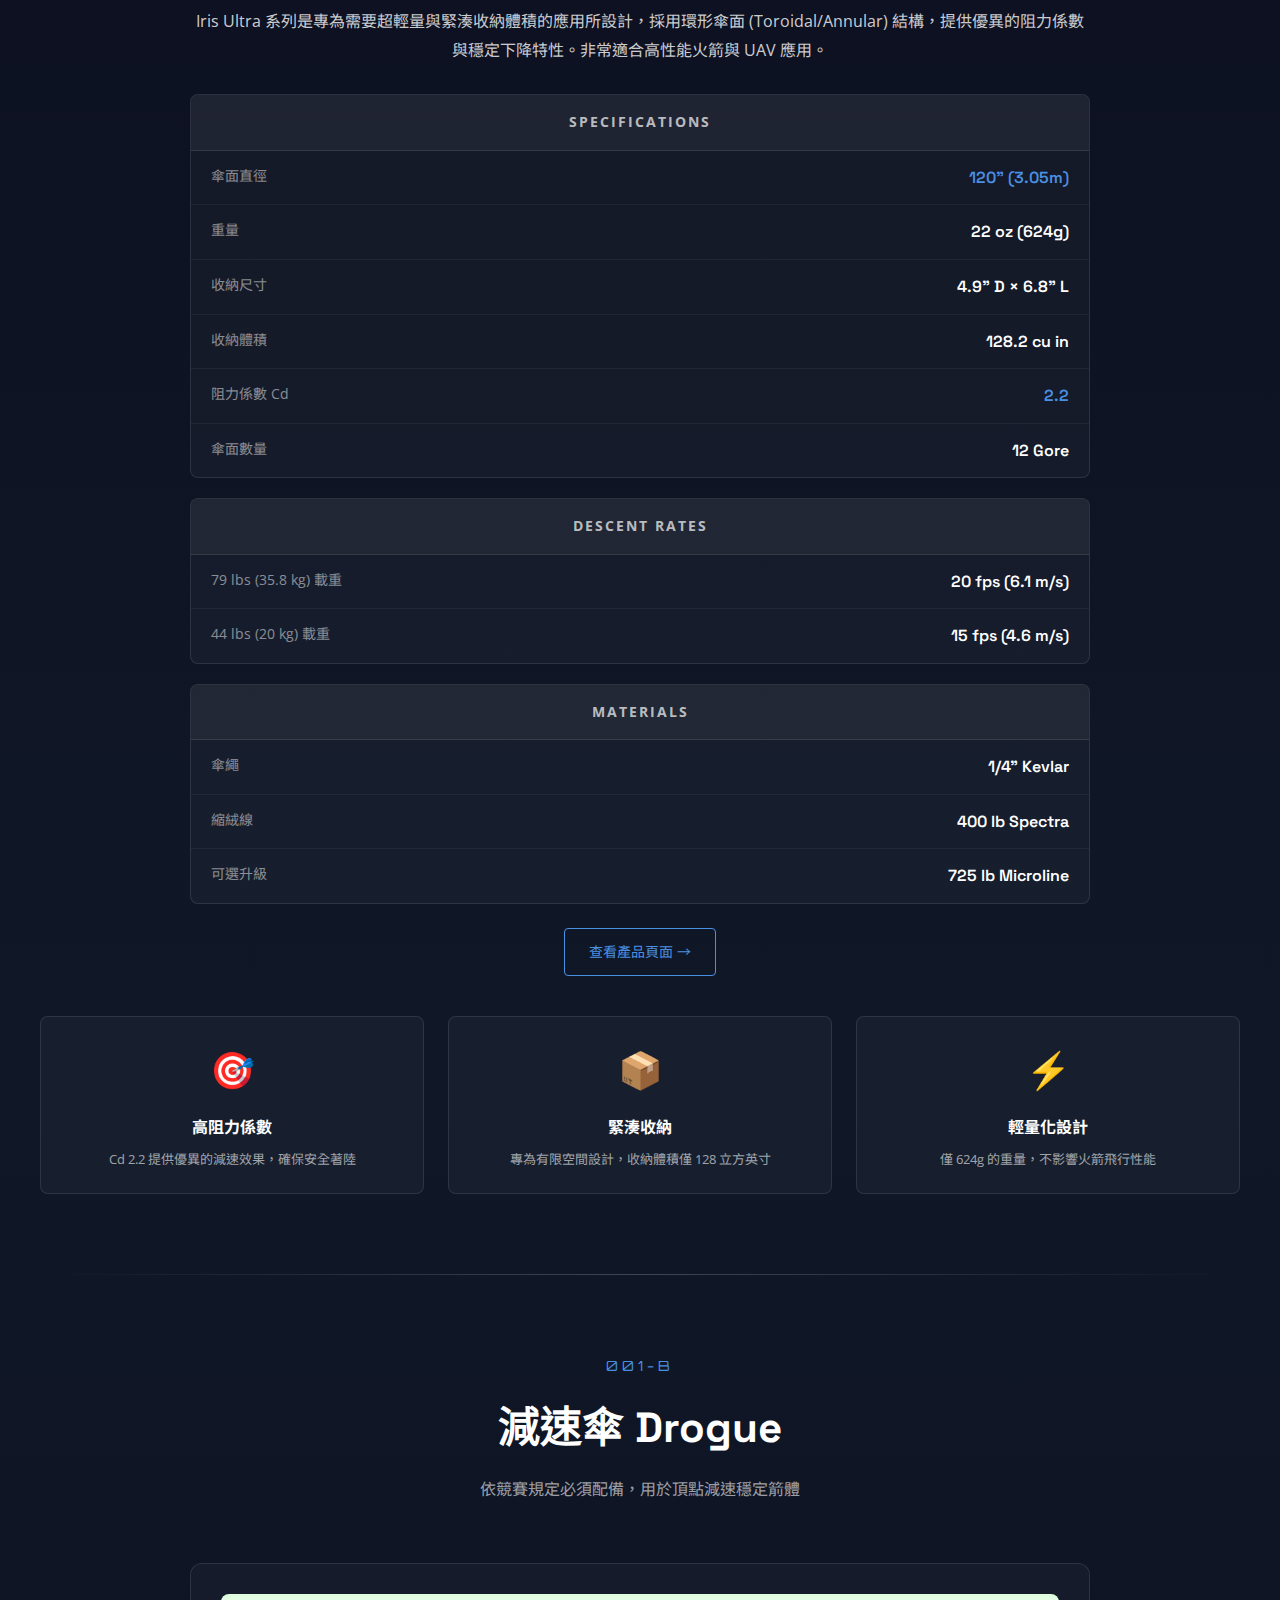
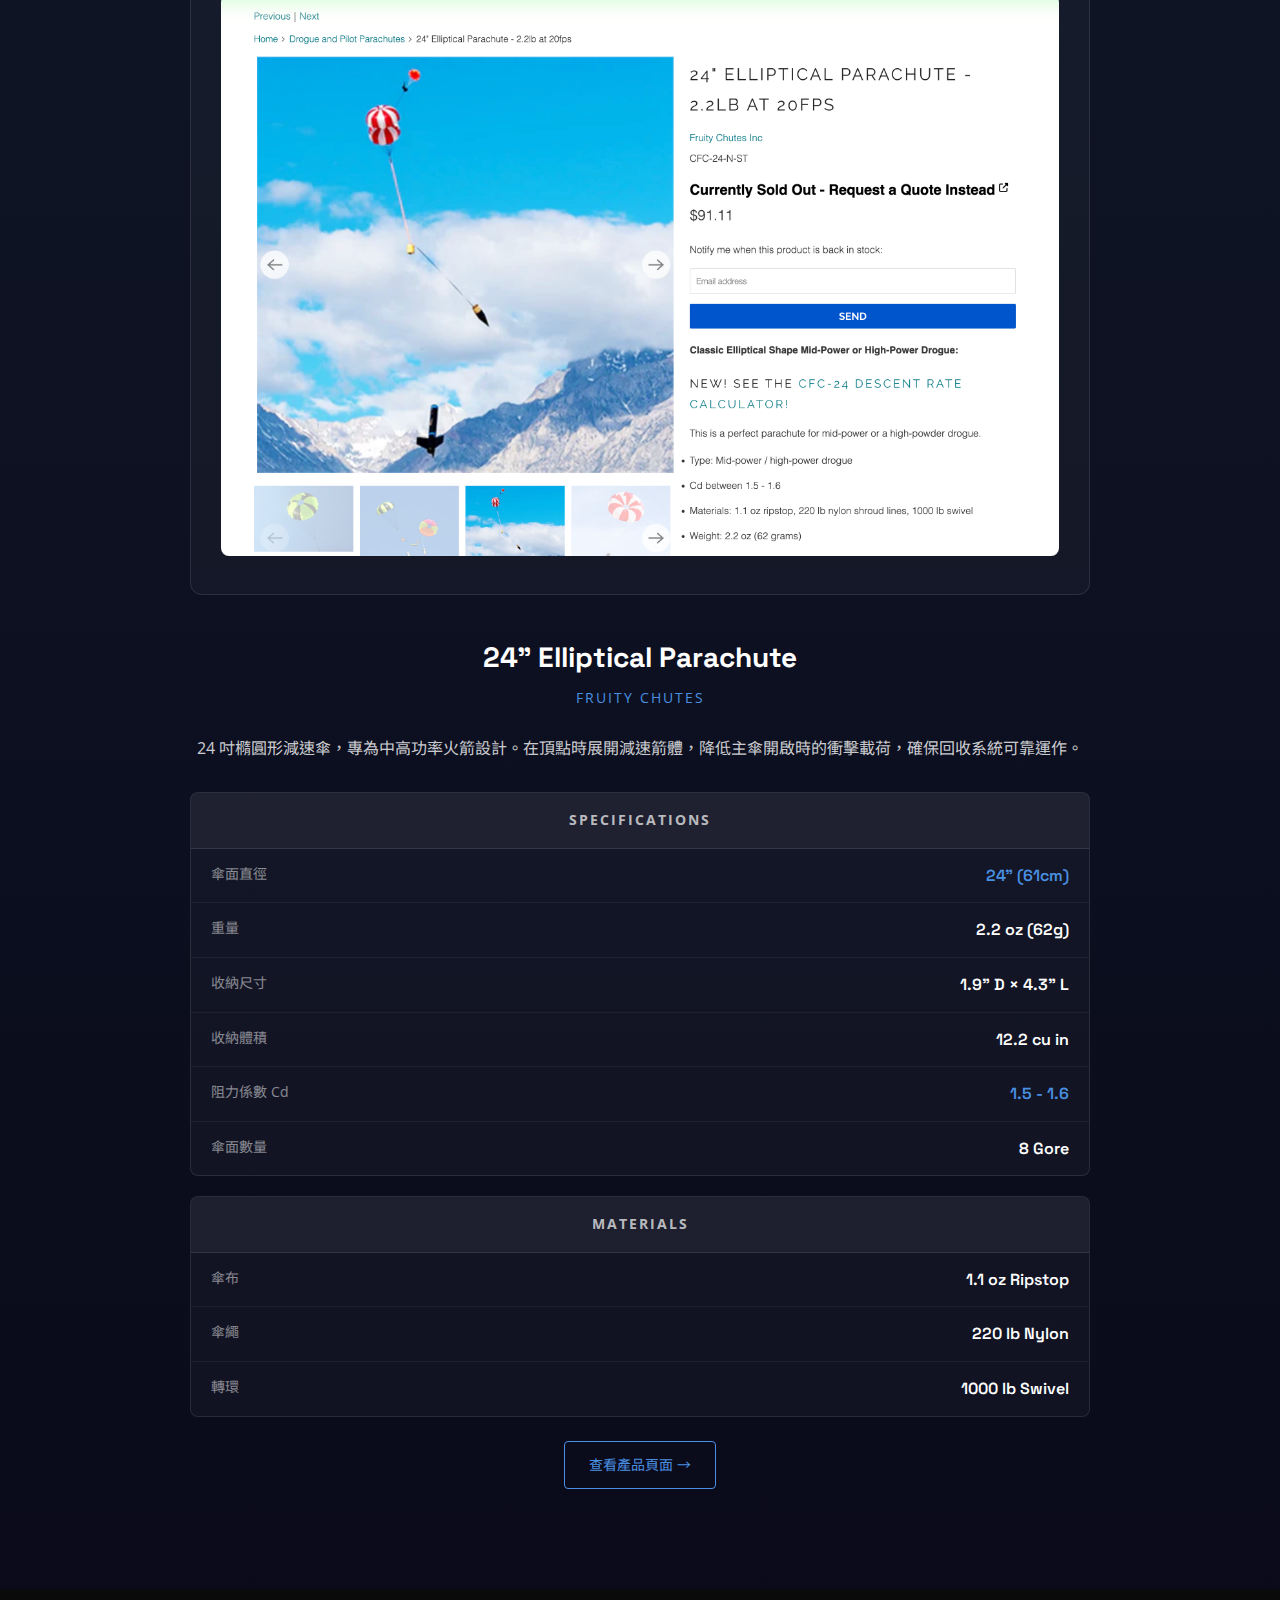
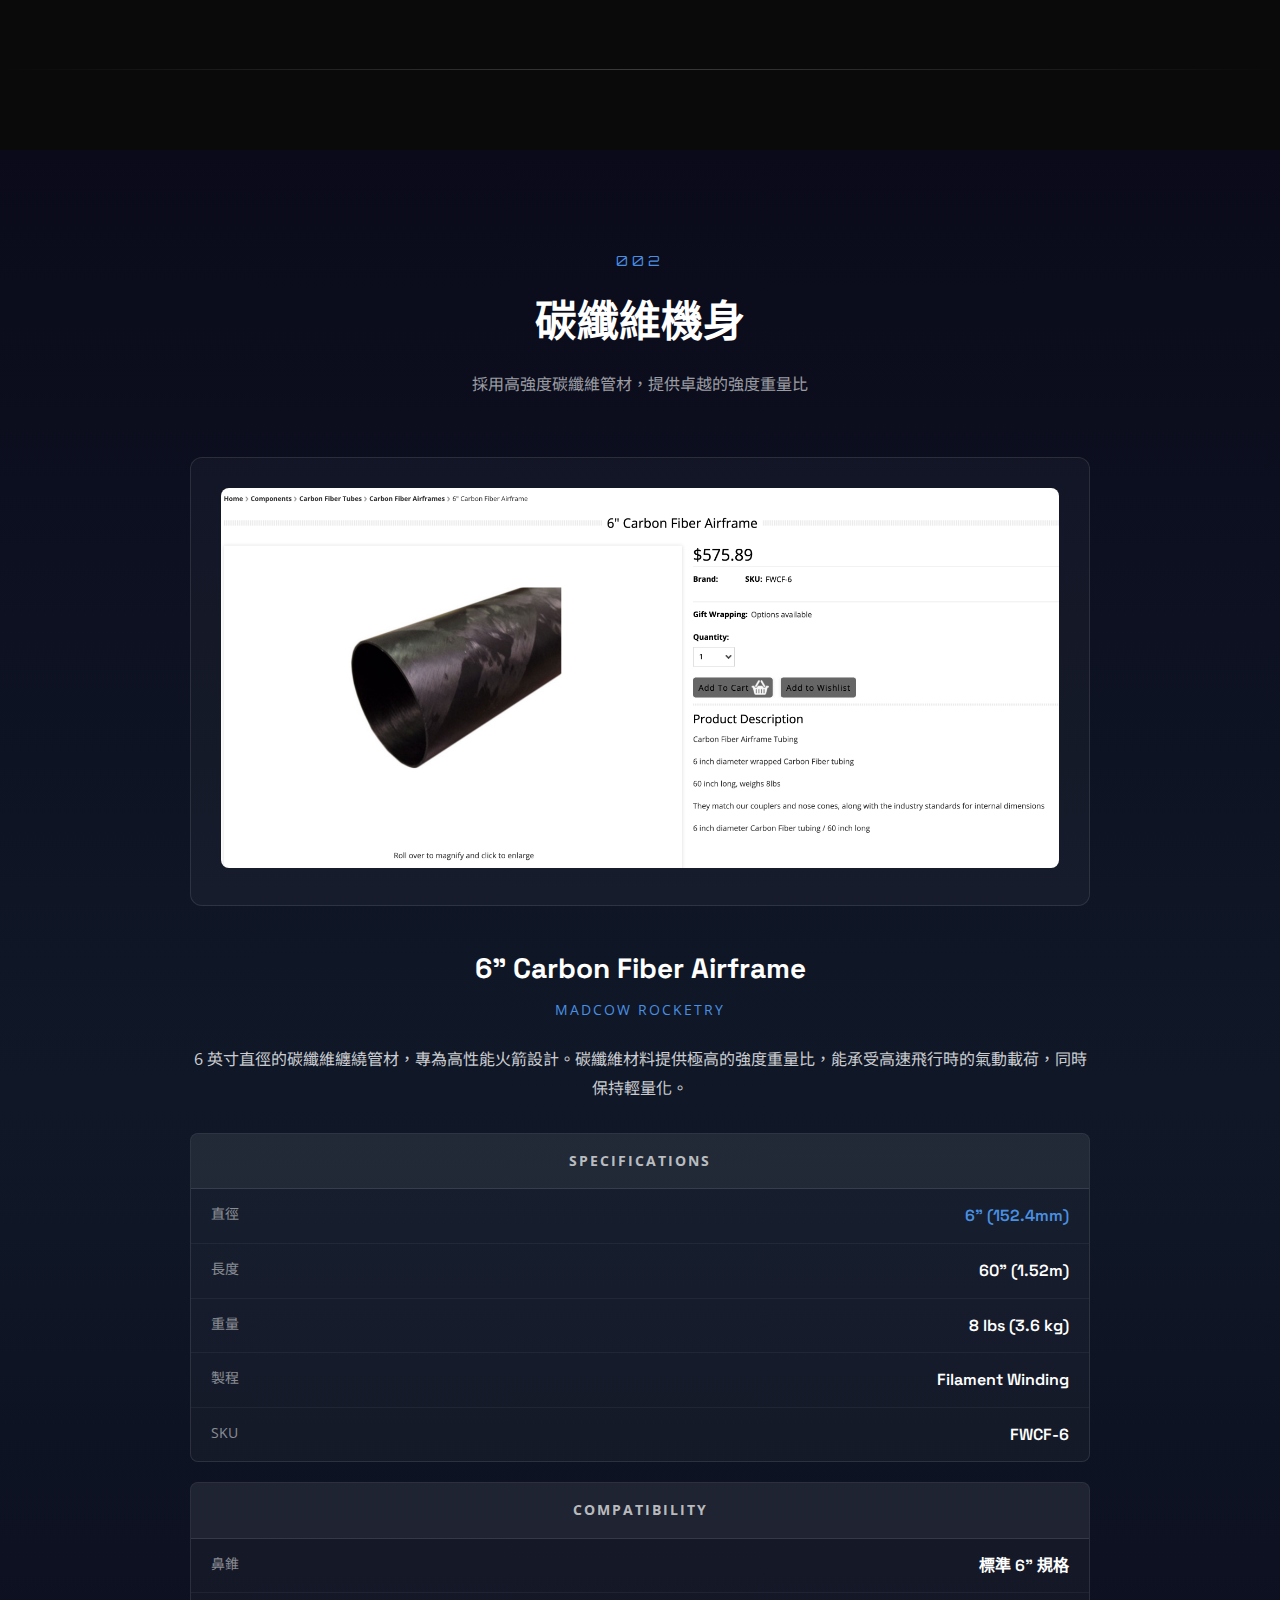
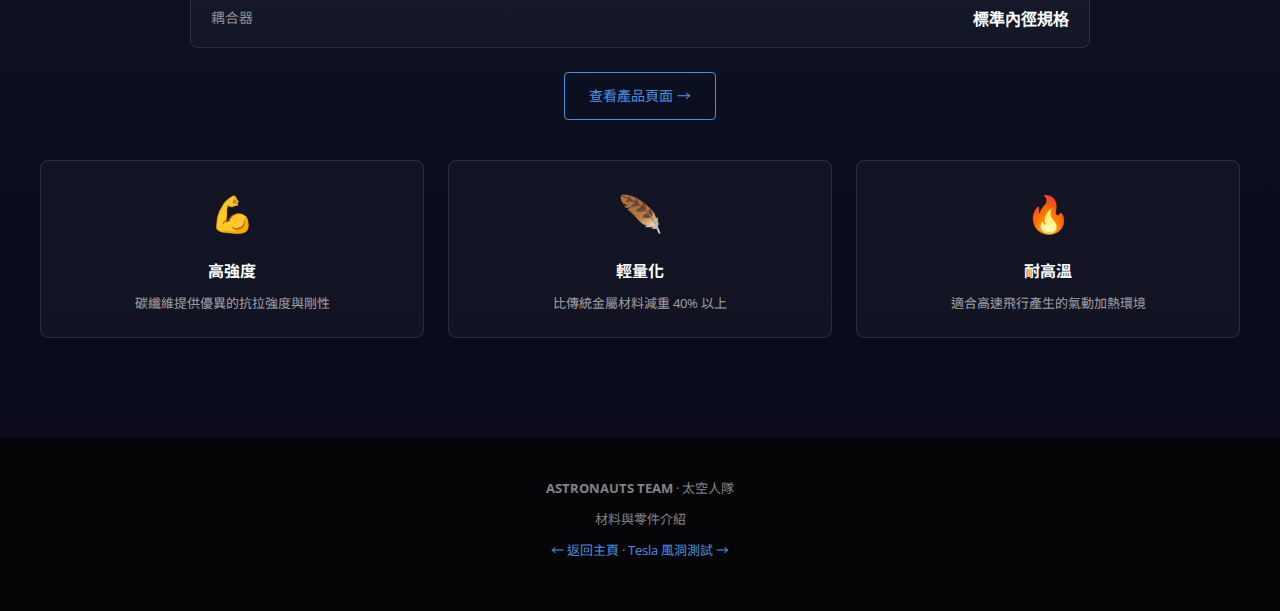
<file: techdetails/materials.html>
<!DOCTYPE html>
<html lang="zh-TW">
<head>
    <meta charset="UTF-8">
    <title>材料與零件 | ASTRONAUTS</title>
    <meta name="description" content="太空人隊火箭材料與零件介紹 - 降落傘、碳纖維機身">
    <meta name="viewport" content="width=device-width, initial-scale=1.0, maximum-scale=1.0, user-scalable=0">

    <link href="https://fonts.googleapis.com/css2?family=Space+Grotesk:wght@300;400;500;600;700&family=Orbitron:wght@400;500;600;700;800;900&family=Open+Sans:wght@300;400;600;700&family=Noto+Sans+TC:wght@300;400;500;700&display=swap" rel="stylesheet">

    <style>
        :root {
            --accent: #4A90E2;
            --accent-orange: #F5A623;
            --accent-green: #7ED321;
        }

        * {
            margin: 0;
            padding: 0;
            box-sizing: border-box;
        }

        body {
            font-family: 'Open Sans', 'Noto Sans TC', sans-serif;
            background: #0a0a0a;
            color: #fff;
            line-height: 1.6;
        }

        /* Stars */
        .stars {
            position: fixed;
            top: 0;
            left: 0;
            width: 100%;
            height: 100%;
            pointer-events: none;
            z-index: 0;
            background-image:
                radial-gradient(2px 2px at 20px 30px, rgba(255,255,255,0.3), transparent),
                radial-gradient(2px 2px at 40px 70px, rgba(255,255,255,0.2), transparent),
                radial-gradient(1px 1px at 90px 40px, rgba(255,255,255,0.4), transparent),
                radial-gradient(2px 2px at 160px 120px, rgba(255,255,255,0.3), transparent),
                radial-gradient(1px 1px at 230px 80px, rgba(255,255,255,0.2), transparent),
                radial-gradient(2px 2px at 300px 150px, rgba(255,255,255,0.25), transparent),
                radial-gradient(1px 1px at 370px 50px, rgba(255,255,255,0.35), transparent),
                radial-gradient(2px 2px at 450px 180px, rgba(255,255,255,0.2), transparent);
            background-size: 500px 200px;
            animation: twinkle 8s ease-in-out infinite;
        }

        @keyframes twinkle {
            0%, 100% { opacity: 0.5; }
            50% { opacity: 1; }
        }

        /* Back Link */
        .back-link {
            position: fixed;
            top: 30px;
            left: 30px;
            z-index: 100;
            color: rgba(255,255,255,0.6);
            text-decoration: none;
            font-size: 13px;
            letter-spacing: 2px;
            font-family: 'Space Grotesk', sans-serif;
            transition: color 0.3s;
        }

        .back-link:hover {
            color: #fff;
        }

        /* Hero */
        .hero {
            min-height: 60vh;
            display: flex;
            flex-direction: column;
            align-items: center;
            justify-content: center;
            text-align: center;
            padding: 100px 40px;
            background: linear-gradient(180deg, #0a0a1a 0%, #0f1629 100%);
            position: relative;
        }

        .hero .tag {
            font-family: 'Space Grotesk', sans-serif;
            font-size: 11px;
            letter-spacing: 4px;
            color: rgba(255,255,255,0.5);
            text-transform: uppercase;
            margin-bottom: 20px;
        }

        .hero h1 {
            font-family: 'Orbitron', sans-serif;
            font-size: 56px;
            font-weight: 700;
            letter-spacing: 8px;
            margin-bottom: 20px;
        }

        .hero p {
            max-width: 600px;
            color: rgba(255,255,255,0.7);
            font-size: 18px;
        }

        /* Section */
        .section {
            padding: 100px 40px;
            position: relative;
            z-index: 1;
        }

        .section-dark {
            background: linear-gradient(180deg, #0a0a1a 0%, #101828 50%, #0a0a1a 100%);
        }

        .container {
            max-width: 1200px;
            margin: 0 auto;
        }

        .section-header {
            text-align: center;
            margin-bottom: 60px;
        }

        .section-header .number {
            font-family: 'Orbitron', sans-serif;
            font-size: 14px;
            color: var(--accent);
            letter-spacing: 4px;
            margin-bottom: 16px;
        }

        .section-header h2 {
            font-family: 'Space Grotesk', sans-serif;
            font-size: 42px;
            margin-bottom: 16px;
        }

        .section-header p {
            color: rgba(255,255,255,0.6);
            max-width: 600px;
            margin: 0 auto;
        }

        /* Product Card */
        .product-grid {
            display: flex;
            flex-direction: column;
            gap: 40px;
            max-width: 900px;
            margin: 0 auto;
        }

        .product-image {
            background: rgba(255,255,255,0.03);
            border: 1px solid rgba(255,255,255,0.1);
            border-radius: 12px;
            padding: 30px;
            text-align: center;
        }

        .product-image img {
            max-width: 100%;
            border-radius: 8px;
        }

        .product-image .placeholder {
            width: 100%;
            height: 300px;
            background: linear-gradient(135deg, rgba(74,144,226,0.2) 0%, rgba(74,144,226,0.05) 100%);
            border-radius: 8px;
            display: flex;
            align-items: center;
            justify-content: center;
            font-size: 64px;
        }

        .product-info {
            text-align: center;
        }

        .product-info h3 {
            font-family: 'Space Grotesk', sans-serif;
            font-size: 28px;
            margin-bottom: 8px;
        }

        .product-info .brand {
            font-size: 14px;
            color: var(--accent);
            letter-spacing: 2px;
            margin-bottom: 24px;
        }

        .product-info .desc {
            color: rgba(255,255,255,0.8);
            margin-bottom: 30px;
            font-size: 16px;
            line-height: 1.8;
        }

        /* Specs Table */
        .specs-table {
            background: rgba(255,255,255,0.03);
            border: 1px solid rgba(255,255,255,0.1);
            border-radius: 8px;
            overflow: hidden;
        }

        .specs-table h4 {
            padding: 16px 20px;
            background: rgba(255,255,255,0.05);
            font-size: 14px;
            letter-spacing: 2px;
            color: rgba(255,255,255,0.7);
            border-bottom: 1px solid rgba(255,255,255,0.1);
        }

        .specs-row {
            display: flex;
            justify-content: space-between;
            padding: 14px 20px;
            border-bottom: 1px solid rgba(255,255,255,0.05);
        }

        .specs-row:last-child {
            border-bottom: none;
        }

        .specs-row .label {
            color: rgba(255,255,255,0.5);
            font-size: 14px;
        }

        .specs-row .value {
            font-family: 'Space Grotesk', sans-serif;
            font-weight: 600;
            color: #fff;
        }

        .specs-row .value.highlight {
            color: var(--accent);
        }

        /* Features */
        .features-grid {
            display: grid;
            grid-template-columns: repeat(3, 1fr);
            gap: 24px;
            margin-top: 40px;
        }

        .feature-item {
            background: rgba(255,255,255,0.03);
            border: 1px solid rgba(255,255,255,0.1);
            padding: 24px;
            border-radius: 8px;
            text-align: center;
        }

        .feature-item .icon {
            font-size: 36px;
            margin-bottom: 16px;
        }

        .feature-item h5 {
            font-size: 16px;
            margin-bottom: 8px;
        }

        .feature-item p {
            font-size: 13px;
            color: rgba(255,255,255,0.6);
        }

        /* Source Link */
        .source-link {
            margin-top: 24px;
        }

        .source-link a {
            display: inline-flex;
            align-items: center;
            gap: 8px;
            color: var(--accent);
            text-decoration: none;
            font-size: 14px;
            padding: 12px 24px;
            border: 1px solid var(--accent);
            border-radius: 4px;
            transition: all 0.3s;
        }

        .source-link a:hover {
            background: var(--accent);
            color: #fff;
        }

        /* Divider */
        .divider {
            height: 1px;
            background: linear-gradient(90deg, transparent, rgba(255,255,255,0.2), transparent);
            margin: 80px 0;
        }

        /* Footer */
        .footer {
            background: #050508;
            padding: 40px;
            text-align: center;
        }

        .footer p {
            color: rgba(255,255,255,0.5);
            font-size: 13px;
            margin-bottom: 10px;
        }

        .footer a {
            color: var(--accent);
            text-decoration: none;
        }

        /* Responsive */
        @media (max-width: 1024px) {
            .features-grid {
                grid-template-columns: 1fr;
            }
        }

        @media (max-width: 768px) {
            .hero h1 {
                font-size: 36px;
            }

            .section-header h2 {
                font-size: 32px;
            }
        }
    </style>
</head>

<body>

    <div class="stars"></div>

    <a href="index.html" class="back-link">&larr; BACK TO MAIN</a>

    <!-- Hero -->
    <header class="hero">
        <div class="tag">Astronauts Team · Materials</div>
        <h1>MATERIALS</h1>
        <p>我們精選航太級材料，確保火箭在極端環境下的可靠性與安全性</p>
    </header>

    <!-- Parachute Section -->
    <section class="section section-dark">
        <div class="container">
            <div class="section-header">
                <div class="number">001</div>
                <h2>回收系統降落傘</h2>
                <p>採用專業級 Fruity Chutes 降落傘，確保火箭安全回收</p>
            </div>

            <div class="product-grid">
                <div class="product-image">
                    <img src="img/主傘.png" alt="Iris Ultra 120 主傘">
                </div>
                <div class="product-info">
                    <h3>Iris Ultra 120" Compact Parachute</h3>
                    <div class="brand">FRUITY CHUTES</div>
                    <p class="desc">
                        Iris Ultra 系列是專為需要超輕量與緊湊收納體積的應用所設計，採用環形傘面 (Toroidal/Annular) 結構，提供優異的阻力係數與穩定下降特性。非常適合高性能火箭與 UAV 應用。
                    </p>

                    <div class="specs-table">
                        <h4>SPECIFICATIONS</h4>
                        <div class="specs-row">
                            <span class="label">傘面直徑</span>
                            <span class="value highlight">120" (3.05m)</span>
                        </div>
                        <div class="specs-row">
                            <span class="label">重量</span>
                            <span class="value">22 oz (624g)</span>
                        </div>
                        <div class="specs-row">
                            <span class="label">收納尺寸</span>
                            <span class="value">4.9" D × 6.8" L</span>
                        </div>
                        <div class="specs-row">
                            <span class="label">收納體積</span>
                            <span class="value">128.2 cu in</span>
                        </div>
                        <div class="specs-row">
                            <span class="label">阻力係數 Cd</span>
                            <span class="value highlight">2.2</span>
                        </div>
                        <div class="specs-row">
                            <span class="label">傘面數量</span>
                            <span class="value">12 Gore</span>
                        </div>
                    </div>

                    <div class="specs-table" style="margin-top: 20px;">
                        <h4>DESCENT RATES</h4>
                        <div class="specs-row">
                            <span class="label">79 lbs (35.8 kg) 載重</span>
                            <span class="value">20 fps (6.1 m/s)</span>
                        </div>
                        <div class="specs-row">
                            <span class="label">44 lbs (20 kg) 載重</span>
                            <span class="value">15 fps (4.6 m/s)</span>
                        </div>
                    </div>

                    <div class="specs-table" style="margin-top: 20px;">
                        <h4>MATERIALS</h4>
                        <div class="specs-row">
                            <span class="label">傘繩</span>
                            <span class="value">1/4" Kevlar</span>
                        </div>
                        <div class="specs-row">
                            <span class="label">縮絨線</span>
                            <span class="value">400 lb Spectra</span>
                        </div>
                        <div class="specs-row">
                            <span class="label">可選升級</span>
                            <span class="value">725 lb Microline</span>
                        </div>
                    </div>

                    <div class="source-link">
                        <a href="https://shop.fruitychutes.com/collections/iris-ultra-compact-chutes/products/iris-ultra-120-compact-parachute-79lbs-20fps-44lbs-15fps" target="_blank">
                            查看產品頁面 →
                        </a>
                    </div>
                </div>
            </div>

            <div class="features-grid">
                <div class="feature-item">
                    <div class="icon">🎯</div>
                    <h5>高阻力係數</h5>
                    <p>Cd 2.2 提供優異的減速效果，確保安全著陸</p>
                </div>
                <div class="feature-item">
                    <div class="icon">📦</div>
                    <h5>緊湊收納</h5>
                    <p>專為有限空間設計，收納體積僅 128 立方英寸</p>
                </div>
                <div class="feature-item">
                    <div class="icon">⚡</div>
                    <h5>輕量化設計</h5>
                    <p>僅 624g 的重量，不影響火箭飛行性能</p>
                </div>
            </div>

            <div class="divider"></div>

            <!-- Drogue Parachute -->
            <div class="section-header" style="margin-top: 60px;">
                <div class="number">001-B</div>
                <h2>減速傘 Drogue</h2>
                <p>依競賽規定必須配備，用於頂點減速穩定箭體</p>
            </div>

            <div class="product-grid">
                <div class="product-image">
                    <img src="img/減速傘.png" alt="24 Elliptical Drogue Parachute">
                </div>
                <div class="product-info">
                    <h3>24" Elliptical Parachute</h3>
                    <div class="brand">FRUITY CHUTES</div>
                    <p class="desc">
                        24 吋橢圓形減速傘，專為中高功率火箭設計。在頂點時展開減速箭體，降低主傘開啟時的衝擊載荷，確保回收系統可靠運作。
                    </p>

                    <div class="specs-table">
                        <h4>SPECIFICATIONS</h4>
                        <div class="specs-row">
                            <span class="label">傘面直徑</span>
                            <span class="value highlight">24" (61cm)</span>
                        </div>
                        <div class="specs-row">
                            <span class="label">重量</span>
                            <span class="value">2.2 oz (62g)</span>
                        </div>
                        <div class="specs-row">
                            <span class="label">收納尺寸</span>
                            <span class="value">1.9" D × 4.3" L</span>
                        </div>
                        <div class="specs-row">
                            <span class="label">收納體積</span>
                            <span class="value">12.2 cu in</span>
                        </div>
                        <div class="specs-row">
                            <span class="label">阻力係數 Cd</span>
                            <span class="value highlight">1.5 - 1.6</span>
                        </div>
                        <div class="specs-row">
                            <span class="label">傘面數量</span>
                            <span class="value">8 Gore</span>
                        </div>
                    </div>

                    <div class="specs-table" style="margin-top: 20px;">
                        <h4>MATERIALS</h4>
                        <div class="specs-row">
                            <span class="label">傘布</span>
                            <span class="value">1.1 oz Ripstop</span>
                        </div>
                        <div class="specs-row">
                            <span class="label">傘繩</span>
                            <span class="value">220 lb Nylon</span>
                        </div>
                        <div class="specs-row">
                            <span class="label">轉環</span>
                            <span class="value">1000 lb Swivel</span>
                        </div>
                    </div>

                    <div class="source-link">
                        <a href="https://shop.fruitychutes.com/collections/drogue-parachutes/products/24-elliptical-parachute-2-2lb-20fps" target="_blank">
                            查看產品頁面 →
                        </a>
                    </div>
                </div>
            </div>
        </div>
    </section>

    <div class="divider"></div>

    <!-- Carbon Fiber Section -->
    <section class="section section-dark">
        <div class="container">
            <div class="section-header">
                <div class="number">002</div>
                <h2>碳纖維機身</h2>
                <p>採用高強度碳纖維管材，提供卓越的強度重量比</p>
            </div>

            <div class="product-grid">
                <div class="product-image">
                    <img src="img/6寸碳纖管.png" alt="6 inch Carbon Fiber Airframe">
                </div>
                <div class="product-info">
                    <h3>6" Carbon Fiber Airframe</h3>
                    <div class="brand">MADCOW ROCKETRY</div>
                    <p class="desc">
                        6 英寸直徑的碳纖維纏繞管材，專為高性能火箭設計。碳纖維材料提供極高的強度重量比，能承受高速飛行時的氣動載荷，同時保持輕量化。
                    </p>

                    <div class="specs-table">
                        <h4>SPECIFICATIONS</h4>
                        <div class="specs-row">
                            <span class="label">直徑</span>
                            <span class="value highlight">6" (152.4mm)</span>
                        </div>
                        <div class="specs-row">
                            <span class="label">長度</span>
                            <span class="value">60" (1.52m)</span>
                        </div>
                        <div class="specs-row">
                            <span class="label">重量</span>
                            <span class="value">8 lbs (3.6 kg)</span>
                        </div>
                        <div class="specs-row">
                            <span class="label">製程</span>
                            <span class="value">Filament Winding</span>
                        </div>
                        <div class="specs-row">
                            <span class="label">SKU</span>
                            <span class="value">FWCF-6</span>
                        </div>
                    </div>

                    <div class="specs-table" style="margin-top: 20px;">
                        <h4>COMPATIBILITY</h4>
                        <div class="specs-row">
                            <span class="label">鼻錐</span>
                            <span class="value">標準 6" 規格</span>
                        </div>
                        <div class="specs-row">
                            <span class="label">耦合器</span>
                            <span class="value">標準內徑規格</span>
                        </div>
                    </div>

                    <div class="source-link">
                        <a href="https://www.madcowrocketry.com/6-carbon-fiber-airframe/" target="_blank">
                            查看產品頁面 →
                        </a>
                    </div>
                </div>
            </div>

            <div class="features-grid">
                <div class="feature-item">
                    <div class="icon">💪</div>
                    <h5>高強度</h5>
                    <p>碳纖維提供優異的抗拉強度與剛性</p>
                </div>
                <div class="feature-item">
                    <div class="icon">🪶</div>
                    <h5>輕量化</h5>
                    <p>比傳統金屬材料減重 40% 以上</p>
                </div>
                <div class="feature-item">
                    <div class="icon">🔥</div>
                    <h5>耐高溫</h5>
                    <p>適合高速飛行產生的氣動加熱環境</p>
                </div>
            </div>
        </div>
    </section>

    <!-- Footer -->
    <footer class="footer">
        <p><b>ASTRONAUTS TEAM</b> · 太空人隊</p>
        <p>材料與零件介紹</p>
        <p><a href="index.html">← 返回主頁</a> · <a href="wind-tunnel.html">Tesla 風洞測試 →</a></p>
    </footer>

</body>
</html>
</file>
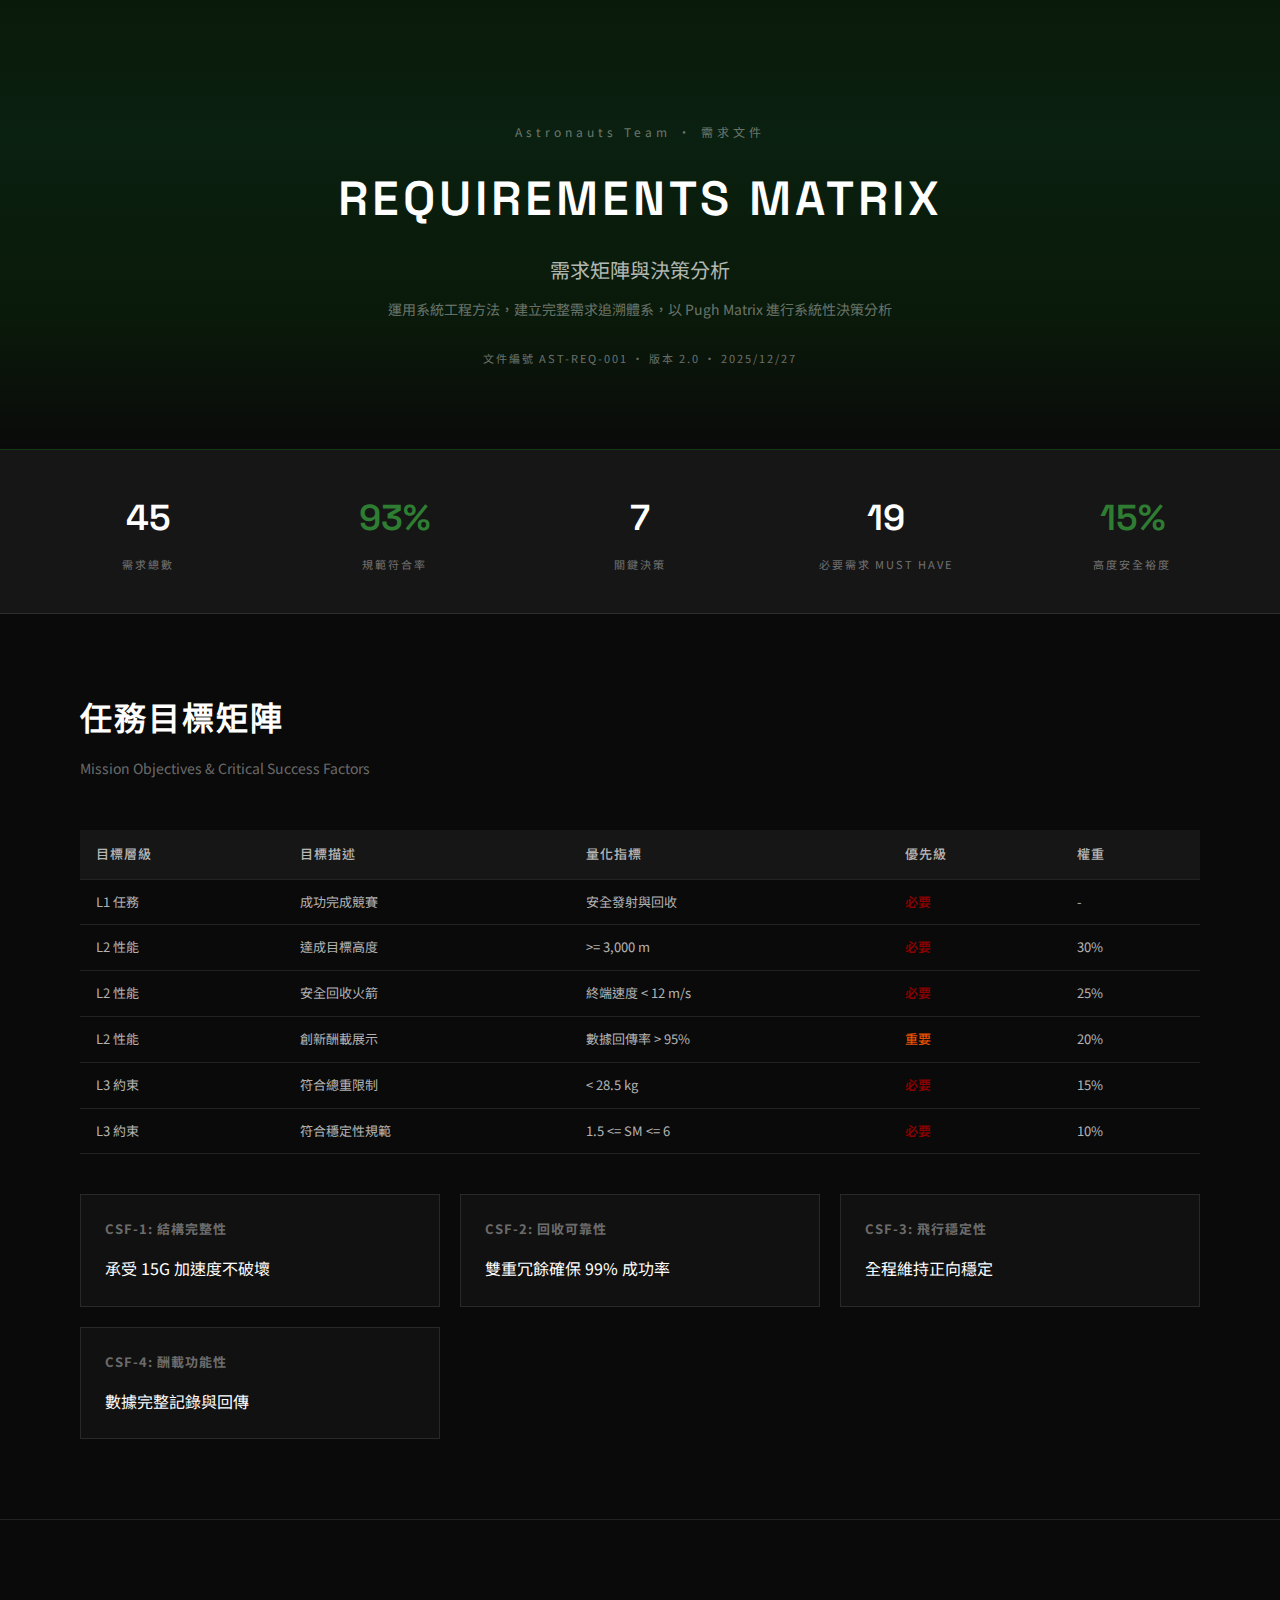
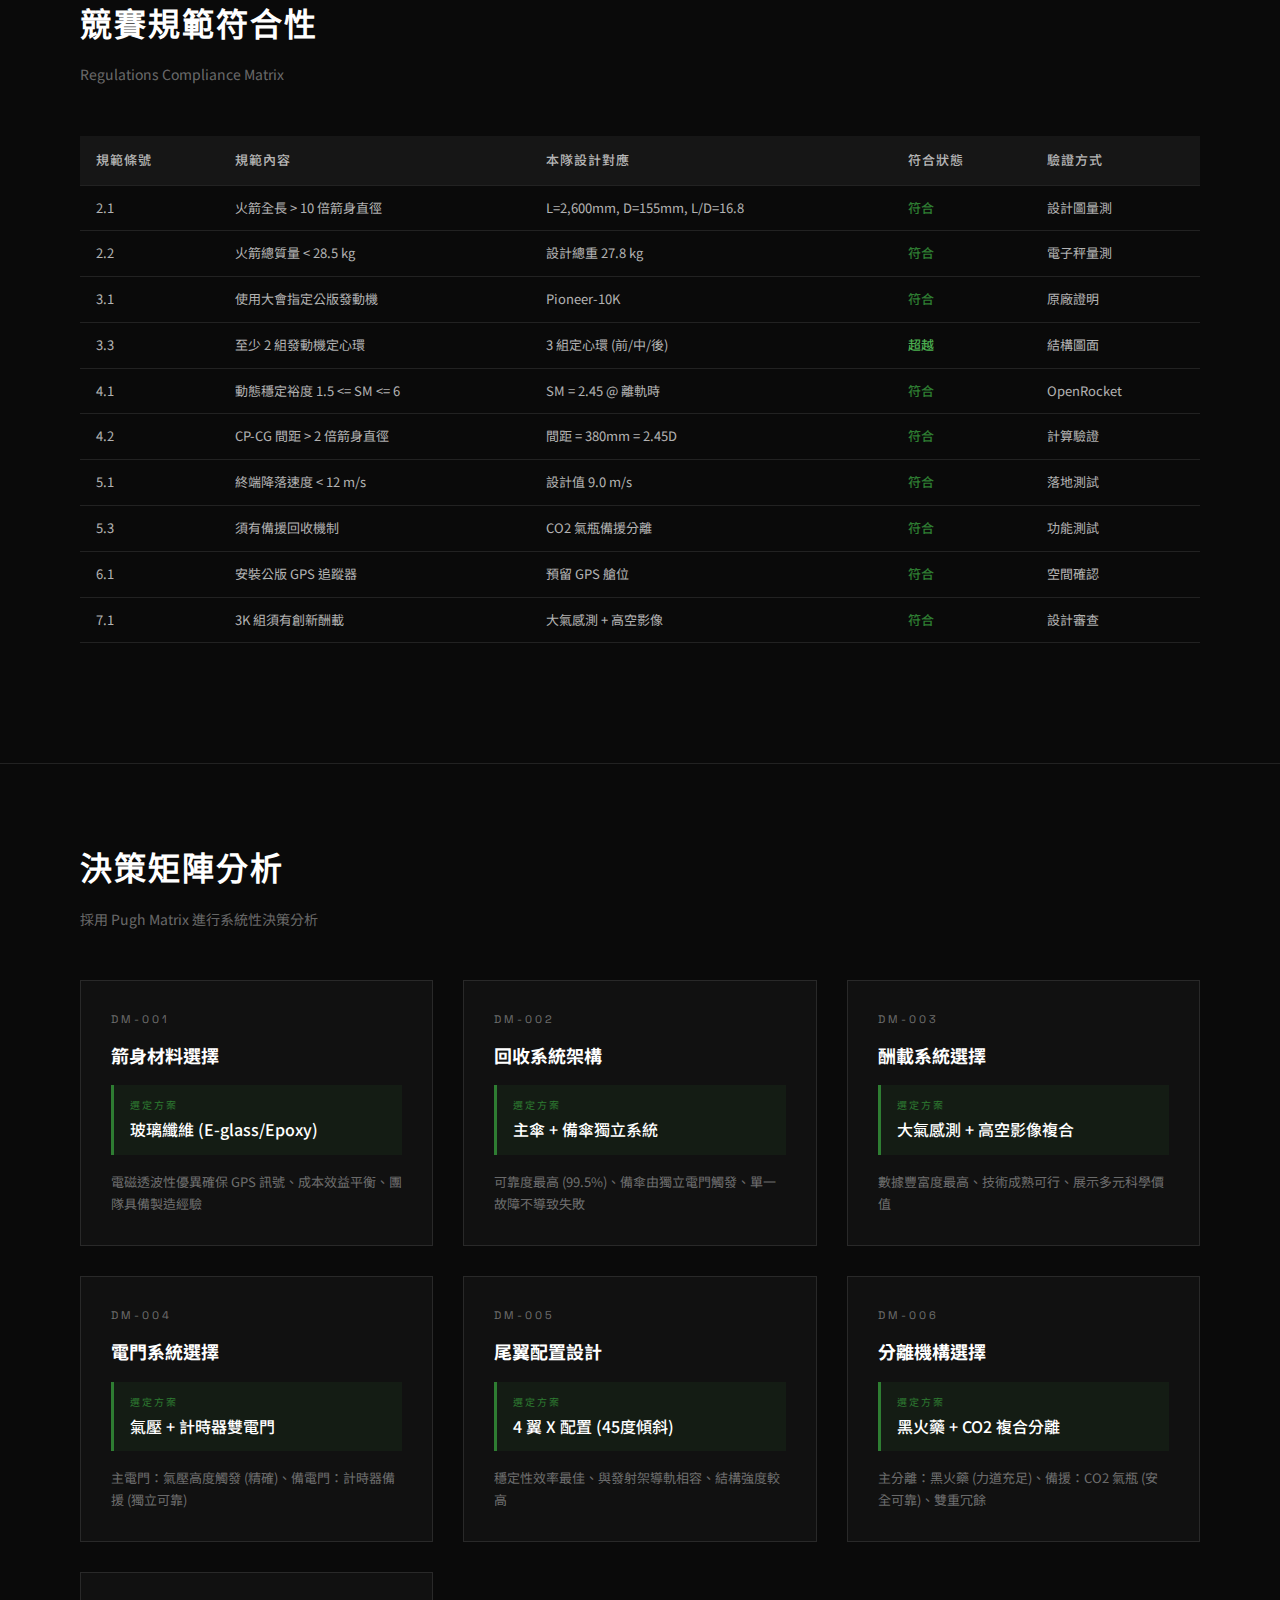
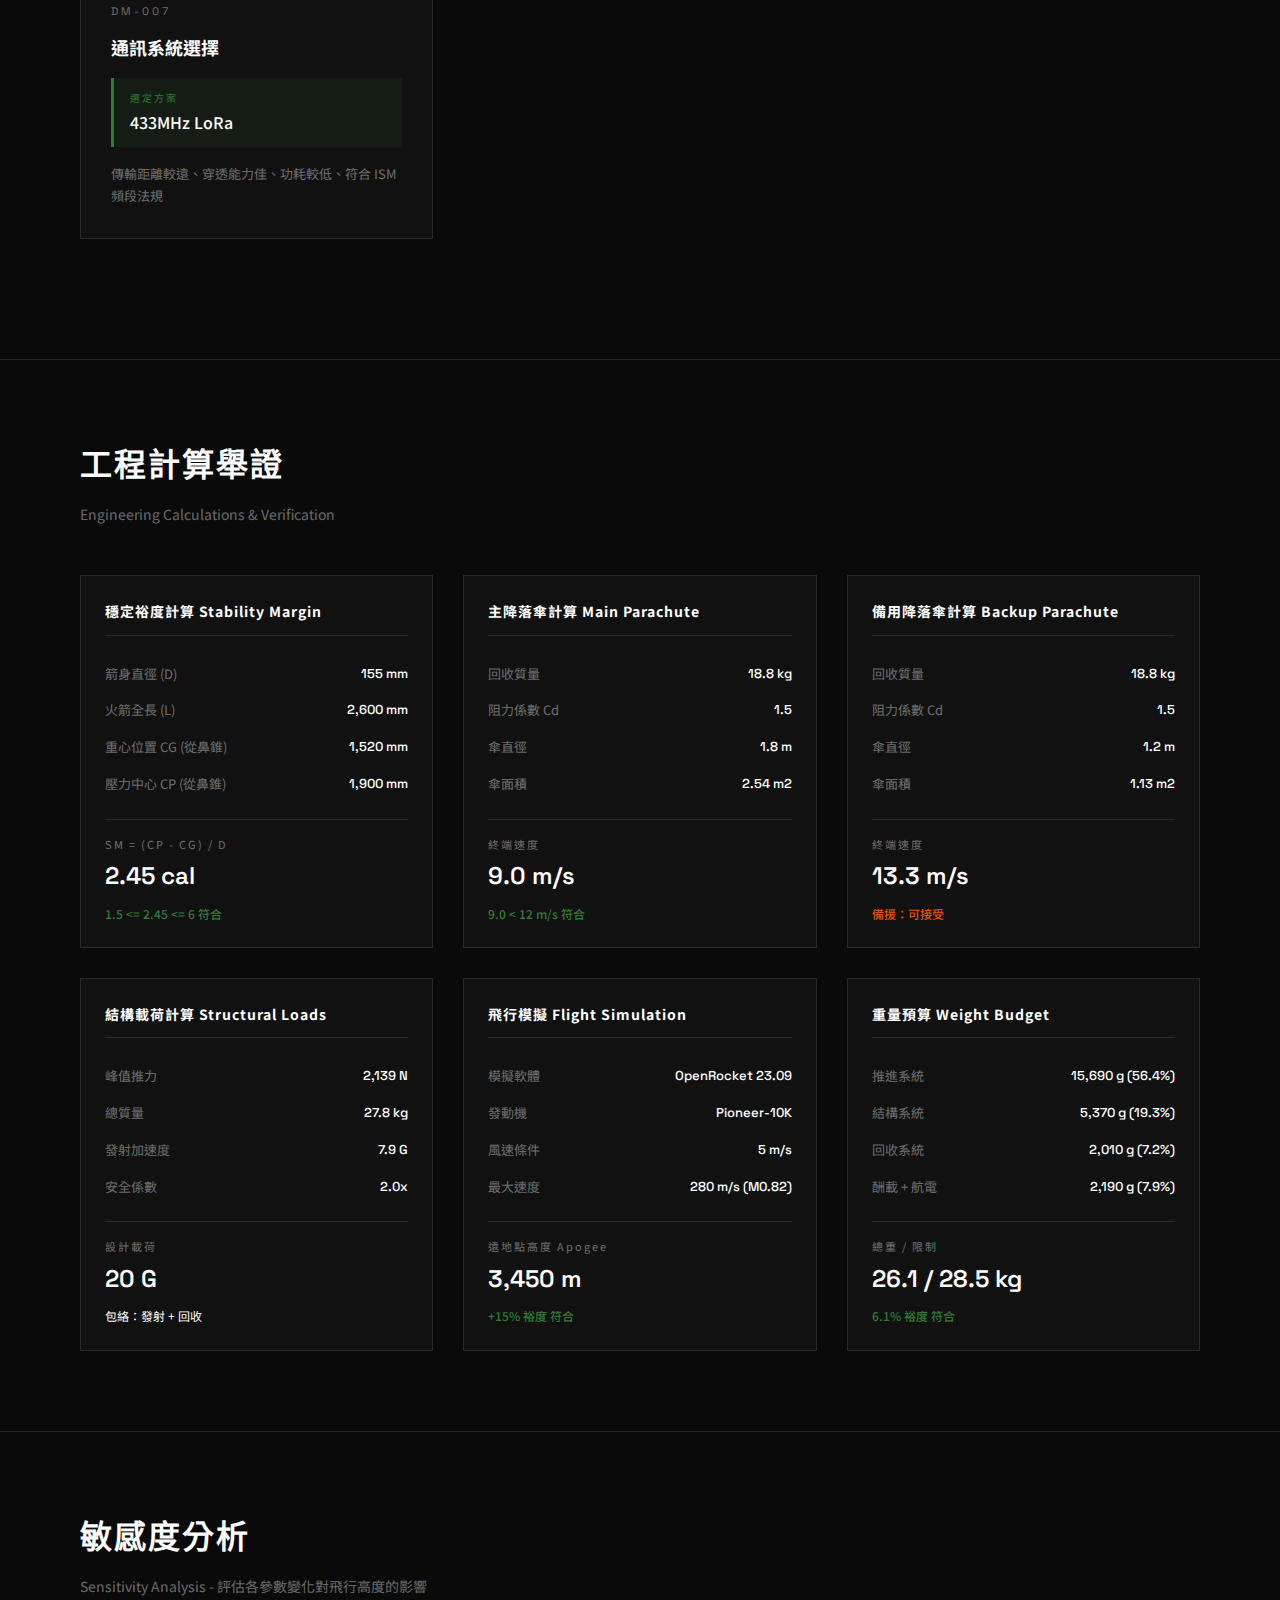
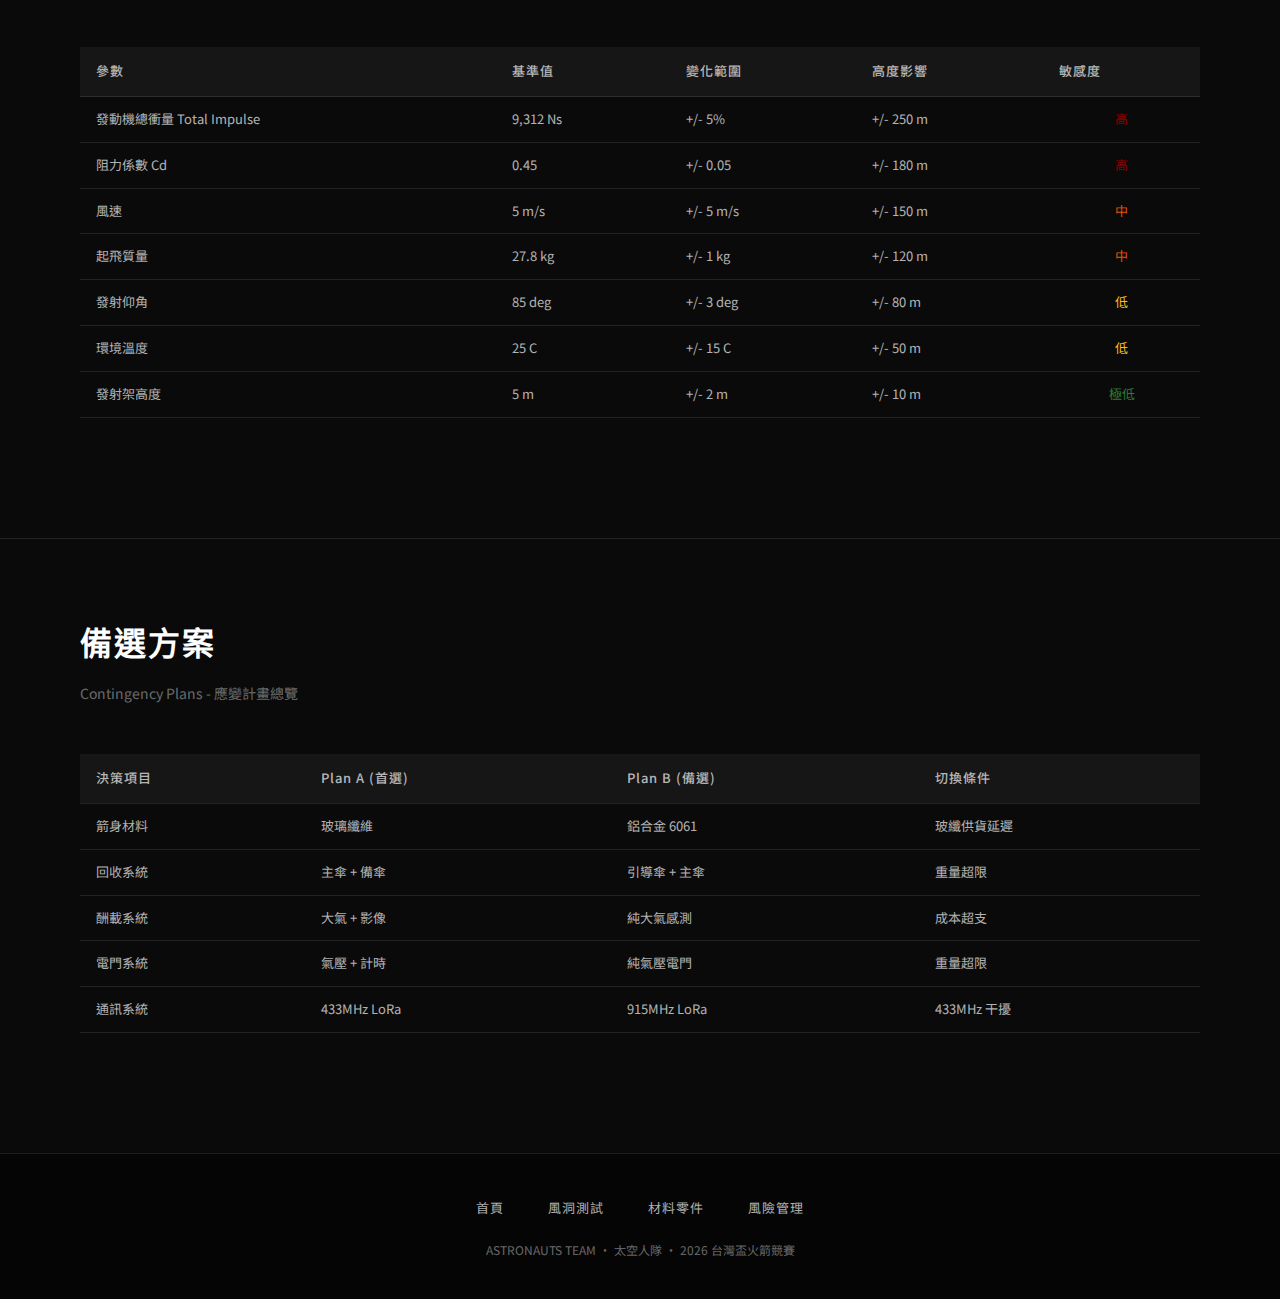
<file: techdetails/requirements.html>
<!DOCTYPE html>
<html lang="zh-TW">
<head>
    <meta charset="UTF-8">
    <title>需求矩陣與決策分析 | ASTRONAUTS</title>
    <meta name="viewport" content="width=device-width, initial-scale=1.0">
    <link href="https://fonts.googleapis.com/css2?family=Space+Grotesk:wght@300;400;500;600;700&family=Noto+Sans+TC:wght@300;400;500;700&display=swap" rel="stylesheet">
    <style>
        :root {
            --text-primary: #ffffff;
            --text-secondary: rgba(255,255,255,0.7);
            --text-muted: rgba(255,255,255,0.4);
            --border: rgba(255,255,255,0.1);
            --bg-card: rgba(255,255,255,0.03);
            --bg-header: rgba(255,255,255,0.05);
            --critical: #8B0000;
            --success: #2E7D32;
            --warning: #E65100;
        }

        * {
            margin: 0;
            padding: 0;
            box-sizing: border-box;
        }

        body {
            font-family: 'Noto Sans TC', 'Space Grotesk', sans-serif;
            background: #0a0a0a;
            color: var(--text-primary);
            line-height: 1.6;
        }

        /* Hero */
        .hero {
            background: linear-gradient(180deg, #0a1a0a 0%, #0a2010 30%, #0a1a0a 70%, #0a0a0a 100%);
            min-height: 50vh;
            display: flex;
            flex-direction: column;
            align-items: center;
            justify-content: center;
            padding: 100px 40px 60px;
            border-bottom: 1px solid rgba(46, 125, 50, 0.3);
        }

        .hero-label {
            font-size: 12px;
            letter-spacing: 4px;
            color: var(--text-muted);
            margin-bottom: 20px;
        }

        .hero h1 {
            font-family: 'Space Grotesk', sans-serif;
            font-size: 48px;
            font-weight: 600;
            letter-spacing: 4px;
            margin-bottom: 16px;
            text-align: center;
        }

        .hero-subtitle {
            font-size: 20px;
            color: var(--text-secondary);
            margin-bottom: 12px;
        }

        .hero-desc {
            font-size: 14px;
            color: var(--text-muted);
            max-width: 600px;
            text-align: center;
        }

        .doc-info {
            margin-top: 30px;
            font-size: 11px;
            letter-spacing: 2px;
            color: var(--text-muted);
        }

        /* Stats Banner */
        .stats-banner {
            background: var(--bg-header);
            padding: 40px;
            border-bottom: 1px solid var(--border);
        }

        .stats-grid {
            max-width: 1200px;
            margin: 0 auto;
            display: grid;
            grid-template-columns: repeat(5, 1fr);
            gap: 30px;
            text-align: center;
        }

        .stat-item h3 {
            font-family: 'Space Grotesk', sans-serif;
            font-size: 36px;
            font-weight: 600;
            margin-bottom: 8px;
        }

        .stat-item p {
            font-size: 11px;
            letter-spacing: 2px;
            color: var(--text-muted);
            text-transform: uppercase;
        }

        .stat-item.success h3 { color: var(--success); }
        .stat-item.warning h3 { color: var(--warning); }

        /* Sections */
        .section {
            max-width: 1200px;
            margin: 0 auto;
            padding: 80px 40px;
        }

        .section-header {
            margin-bottom: 50px;
        }

        .section-header h2 {
            font-family: 'Space Grotesk', sans-serif;
            font-size: 32px;
            font-weight: 600;
            margin-bottom: 12px;
            letter-spacing: 2px;
        }

        .section-header .subtitle {
            font-size: 14px;
            color: var(--text-muted);
        }

        .divider {
            border-top: 1px solid var(--border);
        }

        /* Tables */
        .table-container {
            overflow-x: auto;
            margin-bottom: 40px;
        }

        table {
            width: 100%;
            border-collapse: collapse;
            font-size: 13px;
        }

        th {
            background: var(--bg-header);
            padding: 14px 16px;
            text-align: left;
            font-weight: 500;
            letter-spacing: 1px;
            color: var(--text-secondary);
            border-bottom: 1px solid var(--border);
            white-space: nowrap;
        }

        td {
            padding: 12px 16px;
            border-bottom: 1px solid var(--border);
            color: var(--text-secondary);
        }

        tr:hover {
            background: var(--bg-card);
        }

        .status-pass {
            color: var(--success);
            font-weight: 500;
        }

        .status-exceed {
            color: #4CAF50;
            font-weight: 500;
        }

        .status-pending {
            color: var(--warning);
            font-weight: 500;
        }

        .priority-must {
            color: var(--critical);
            font-weight: 600;
        }

        .priority-should {
            color: var(--warning);
            font-weight: 500;
        }

        .priority-could {
            color: #FFC107;
        }

        /* Decision Cards */
        .decision-grid {
            display: grid;
            grid-template-columns: repeat(auto-fit, minmax(350px, 1fr));
            gap: 30px;
            margin-bottom: 40px;
        }

        .decision-card {
            background: var(--bg-card);
            border: 1px solid var(--border);
            padding: 30px;
        }

        .decision-card .dm-id {
            font-family: 'Space Grotesk', sans-serif;
            font-size: 11px;
            letter-spacing: 3px;
            color: var(--text-muted);
            margin-bottom: 12px;
        }

        .decision-card h3 {
            font-size: 18px;
            margin-bottom: 16px;
        }

        .decision-card .selected {
            background: rgba(46, 125, 50, 0.1);
            border-left: 3px solid var(--success);
            padding: 12px 16px;
            margin-bottom: 16px;
        }

        .decision-card .selected-label {
            font-size: 10px;
            letter-spacing: 2px;
            color: var(--success);
            margin-bottom: 4px;
        }

        .decision-card .selected-value {
            font-size: 16px;
            font-weight: 500;
        }

        .decision-card .reason {
            font-size: 13px;
            color: var(--text-muted);
            line-height: 1.7;
        }

        /* Calculations */
        .calc-grid {
            display: grid;
            grid-template-columns: repeat(auto-fit, minmax(300px, 1fr));
            gap: 30px;
        }

        .calc-card {
            background: var(--bg-card);
            border: 1px solid var(--border);
            padding: 24px;
        }

        .calc-card h4 {
            font-size: 14px;
            letter-spacing: 1px;
            margin-bottom: 20px;
            padding-bottom: 12px;
            border-bottom: 1px solid var(--border);
        }

        .calc-row {
            display: flex;
            justify-content: space-between;
            padding: 8px 0;
            font-size: 13px;
        }

        .calc-row .label {
            color: var(--text-muted);
        }

        .calc-row .value {
            font-family: 'Space Grotesk', sans-serif;
            font-weight: 500;
        }

        .calc-result {
            margin-top: 16px;
            padding-top: 16px;
            border-top: 1px solid var(--border);
        }

        .calc-result .result-label {
            font-size: 11px;
            letter-spacing: 2px;
            color: var(--text-muted);
            margin-bottom: 4px;
        }

        .calc-result .result-value {
            font-family: 'Space Grotesk', sans-serif;
            font-size: 24px;
            font-weight: 600;
        }

        .calc-result .result-status {
            font-size: 12px;
            margin-top: 8px;
        }

        /* RTM Diagram */
        .rtm-flow {
            display: grid;
            grid-template-columns: 1fr auto 1fr auto 1fr;
            gap: 20px;
            align-items: start;
            margin: 40px 0;
        }

        .rtm-column {
            background: var(--bg-card);
            border: 1px solid var(--border);
            padding: 20px;
        }

        .rtm-column h4 {
            font-size: 12px;
            letter-spacing: 2px;
            color: var(--text-muted);
            margin-bottom: 16px;
            text-align: center;
        }

        .rtm-item {
            padding: 10px 12px;
            background: var(--bg-header);
            margin-bottom: 8px;
            font-size: 12px;
            border-left: 2px solid var(--border);
        }

        .rtm-arrow {
            display: flex;
            align-items: center;
            justify-content: center;
            font-size: 24px;
            color: var(--text-muted);
            padding-top: 60px;
        }

        /* Sensitivity */
        .sensitivity-table td:nth-child(5) {
            text-align: center;
        }

        .sens-high { color: var(--critical); }
        .sens-medium { color: var(--warning); }
        .sens-low { color: #FFC107; }
        .sens-vlow { color: var(--success); }

        /* Summary Table */
        .summary-grid {
            display: grid;
            grid-template-columns: repeat(auto-fit, minmax(280px, 1fr));
            gap: 20px;
            margin-top: 40px;
        }

        .summary-card {
            background: var(--bg-card);
            border: 1px solid var(--border);
            padding: 24px;
        }

        .summary-card h4 {
            font-size: 13px;
            letter-spacing: 1px;
            margin-bottom: 16px;
            color: var(--text-muted);
        }

        .summary-card .items {
            font-size: 13px;
        }

        .summary-card .items li {
            padding: 6px 0;
            border-bottom: 1px solid var(--border);
            list-style: none;
        }

        .summary-card .items li:last-child {
            border-bottom: none;
        }

        /* Footer */
        .footer {
            background: #050505;
            padding: 40px;
            text-align: center;
            border-top: 1px solid var(--border);
        }

        .footer a {
            color: var(--text-secondary);
            text-decoration: none;
            margin: 0 20px;
            font-size: 13px;
            letter-spacing: 1px;
        }

        .footer a:hover {
            color: var(--text-primary);
        }

        .footer p {
            margin-top: 20px;
            font-size: 12px;
            color: var(--text-muted);
        }

        /* Weight Budget */
        .weight-bar {
            background: var(--bg-header);
            height: 40px;
            border-radius: 4px;
            overflow: hidden;
            margin: 20px 0;
            display: flex;
        }

        .weight-segment {
            display: flex;
            align-items: center;
            justify-content: center;
            font-size: 11px;
            font-weight: 500;
            letter-spacing: 1px;
            color: rgba(0,0,0,0.8);
        }

        /* Responsive */
        @media (max-width: 1024px) {
            .stats-grid {
                grid-template-columns: repeat(3, 1fr);
            }
            .rtm-flow {
                grid-template-columns: 1fr;
            }
            .rtm-arrow {
                transform: rotate(90deg);
                padding: 10px 0;
            }
        }

        @media (max-width: 768px) {
            .hero h1 {
                font-size: 32px;
            }
            .stats-grid {
                grid-template-columns: repeat(2, 1fr);
            }
            .decision-grid {
                grid-template-columns: 1fr;
            }
            .section {
                padding: 60px 20px;
            }
        }
    </style>
</head>
<body>

    <!-- Hero -->
    <section class="hero">
        <div class="hero-label">Astronauts Team · 需求文件</div>
        <h1>REQUIREMENTS MATRIX</h1>
        <div class="hero-subtitle">需求矩陣與決策分析</div>
        <p class="hero-desc">
            運用系統工程方法，建立完整需求追溯體系，以 Pugh Matrix 進行系統性決策分析
        </p>
        <div class="doc-info">文件編號 AST-REQ-001 · 版本 2.0 · 2025/12/27</div>
    </section>

    <!-- Stats Banner -->
    <div class="stats-banner">
        <div class="stats-grid">
            <div class="stat-item">
                <h3>45</h3>
                <p>需求總數</p>
            </div>
            <div class="stat-item success">
                <h3>93%</h3>
                <p>規範符合率</p>
            </div>
            <div class="stat-item">
                <h3>7</h3>
                <p>關鍵決策</p>
            </div>
            <div class="stat-item">
                <h3>19</h3>
                <p>必要需求 Must Have</p>
            </div>
            <div class="stat-item success">
                <h3>15%</h3>
                <p>高度安全裕度</p>
            </div>
        </div>
    </div>

    <!-- Mission Objectives -->
    <section class="section">
        <div class="section-header">
            <h2>任務目標矩陣</h2>
            <p class="subtitle">Mission Objectives & Critical Success Factors</p>
        </div>

        <div class="table-container">
            <table>
                <thead>
                    <tr>
                        <th>目標層級</th>
                        <th>目標描述</th>
                        <th>量化指標</th>
                        <th>優先級</th>
                        <th>權重</th>
                    </tr>
                </thead>
                <tbody>
                    <tr>
                        <td>L1 任務</td>
                        <td>成功完成競賽</td>
                        <td>安全發射與回收</td>
                        <td class="priority-must">必要</td>
                        <td>-</td>
                    </tr>
                    <tr>
                        <td>L2 性能</td>
                        <td>達成目標高度</td>
                        <td>>= 3,000 m</td>
                        <td class="priority-must">必要</td>
                        <td>30%</td>
                    </tr>
                    <tr>
                        <td>L2 性能</td>
                        <td>安全回收火箭</td>
                        <td>終端速度 < 12 m/s</td>
                        <td class="priority-must">必要</td>
                        <td>25%</td>
                    </tr>
                    <tr>
                        <td>L2 性能</td>
                        <td>創新酬載展示</td>
                        <td>數據回傳率 > 95%</td>
                        <td class="priority-should">重要</td>
                        <td>20%</td>
                    </tr>
                    <tr>
                        <td>L3 約束</td>
                        <td>符合總重限制</td>
                        <td>< 28.5 kg</td>
                        <td class="priority-must">必要</td>
                        <td>15%</td>
                    </tr>
                    <tr>
                        <td>L3 約束</td>
                        <td>符合穩定性規範</td>
                        <td>1.5 <= SM <= 6</td>
                        <td class="priority-must">必要</td>
                        <td>10%</td>
                    </tr>
                </tbody>
            </table>
        </div>

        <div class="summary-grid">
            <div class="summary-card">
                <h4>CSF-1: 結構完整性</h4>
                <p class="reason">承受 15G 加速度不破壞</p>
            </div>
            <div class="summary-card">
                <h4>CSF-2: 回收可靠性</h4>
                <p class="reason">雙重冗餘確保 99% 成功率</p>
            </div>
            <div class="summary-card">
                <h4>CSF-3: 飛行穩定性</h4>
                <p class="reason">全程維持正向穩定</p>
            </div>
            <div class="summary-card">
                <h4>CSF-4: 酬載功能性</h4>
                <p class="reason">數據完整記錄與回傳</p>
            </div>
        </div>
    </section>

    <div class="divider"></div>

    <!-- Regulations Compliance -->
    <section class="section">
        <div class="section-header">
            <h2>競賽規範符合性</h2>
            <p class="subtitle">Regulations Compliance Matrix</p>
        </div>

        <div class="table-container">
            <table>
                <thead>
                    <tr>
                        <th>規範條號</th>
                        <th>規範內容</th>
                        <th>本隊設計對應</th>
                        <th>符合狀態</th>
                        <th>驗證方式</th>
                    </tr>
                </thead>
                <tbody>
                    <tr>
                        <td>2.1</td>
                        <td>火箭全長 > 10 倍箭身直徑</td>
                        <td>L=2,600mm, D=155mm, L/D=16.8</td>
                        <td class="status-pass">符合</td>
                        <td>設計圖量測</td>
                    </tr>
                    <tr>
                        <td>2.2</td>
                        <td>火箭總質量 < 28.5 kg</td>
                        <td>設計總重 27.8 kg</td>
                        <td class="status-pass">符合</td>
                        <td>電子秤量測</td>
                    </tr>
                    <tr>
                        <td>3.1</td>
                        <td>使用大會指定公版發動機</td>
                        <td>Pioneer-10K</td>
                        <td class="status-pass">符合</td>
                        <td>原廠證明</td>
                    </tr>
                    <tr>
                        <td>3.3</td>
                        <td>至少 2 組發動機定心環</td>
                        <td>3 組定心環 (前/中/後)</td>
                        <td class="status-exceed">超越</td>
                        <td>結構圖面</td>
                    </tr>
                    <tr>
                        <td>4.1</td>
                        <td>動態穩定裕度 1.5 <= SM <= 6</td>
                        <td>SM = 2.45 @ 離軌時</td>
                        <td class="status-pass">符合</td>
                        <td>OpenRocket</td>
                    </tr>
                    <tr>
                        <td>4.2</td>
                        <td>CP-CG 間距 > 2 倍箭身直徑</td>
                        <td>間距 = 380mm = 2.45D</td>
                        <td class="status-pass">符合</td>
                        <td>計算驗證</td>
                    </tr>
                    <tr>
                        <td>5.1</td>
                        <td>終端降落速度 < 12 m/s</td>
                        <td>設計值 9.0 m/s</td>
                        <td class="status-pass">符合</td>
                        <td>落地測試</td>
                    </tr>
                    <tr>
                        <td>5.3</td>
                        <td>須有備援回收機制</td>
                        <td>CO2 氣瓶備援分離</td>
                        <td class="status-pass">符合</td>
                        <td>功能測試</td>
                    </tr>
                    <tr>
                        <td>6.1</td>
                        <td>安裝公版 GPS 追蹤器</td>
                        <td>預留 GPS 艙位</td>
                        <td class="status-pass">符合</td>
                        <td>空間確認</td>
                    </tr>
                    <tr>
                        <td>7.1</td>
                        <td>3K 組須有創新酬載</td>
                        <td>大氣感測 + 高空影像</td>
                        <td class="status-pass">符合</td>
                        <td>設計審查</td>
                    </tr>
                </tbody>
            </table>
        </div>
    </section>

    <div class="divider"></div>

    <!-- Decision Matrix -->
    <section class="section">
        <div class="section-header">
            <h2>決策矩陣分析</h2>
            <p class="subtitle">採用 Pugh Matrix 進行系統性決策分析</p>
        </div>

        <div class="decision-grid">
            <div class="decision-card">
                <div class="dm-id">DM-001</div>
                <h3>箭身材料選擇</h3>
                <div class="selected">
                    <div class="selected-label">選定方案</div>
                    <div class="selected-value">玻璃纖維 (E-glass/Epoxy)</div>
                </div>
                <p class="reason">
                    電磁透波性優異確保 GPS 訊號、成本效益平衡、團隊具備製造經驗
                </p>
            </div>

            <div class="decision-card">
                <div class="dm-id">DM-002</div>
                <h3>回收系統架構</h3>
                <div class="selected">
                    <div class="selected-label">選定方案</div>
                    <div class="selected-value">主傘 + 備傘獨立系統</div>
                </div>
                <p class="reason">
                    可靠度最高 (99.5%)、備傘由獨立電門觸發、單一故障不導致失敗
                </p>
            </div>

            <div class="decision-card">
                <div class="dm-id">DM-003</div>
                <h3>酬載系統選擇</h3>
                <div class="selected">
                    <div class="selected-label">選定方案</div>
                    <div class="selected-value">大氣感測 + 高空影像複合</div>
                </div>
                <p class="reason">
                    數據豐富度最高、技術成熟可行、展示多元科學價值
                </p>
            </div>

            <div class="decision-card">
                <div class="dm-id">DM-004</div>
                <h3>電門系統選擇</h3>
                <div class="selected">
                    <div class="selected-label">選定方案</div>
                    <div class="selected-value">氣壓 + 計時器雙電門</div>
                </div>
                <p class="reason">
                    主電門：氣壓高度觸發 (精確)、備電門：計時器備援 (獨立可靠)
                </p>
            </div>

            <div class="decision-card">
                <div class="dm-id">DM-005</div>
                <h3>尾翼配置設計</h3>
                <div class="selected">
                    <div class="selected-label">選定方案</div>
                    <div class="selected-value">4 翼 X 配置 (45度傾斜)</div>
                </div>
                <p class="reason">
                    穩定性效率最佳、與發射架導軌相容、結構強度較高
                </p>
            </div>

            <div class="decision-card">
                <div class="dm-id">DM-006</div>
                <h3>分離機構選擇</h3>
                <div class="selected">
                    <div class="selected-label">選定方案</div>
                    <div class="selected-value">黑火藥 + CO2 複合分離</div>
                </div>
                <p class="reason">
                    主分離：黑火藥 (力道充足)、備援：CO2 氣瓶 (安全可靠)、雙重冗餘
                </p>
            </div>

            <div class="decision-card">
                <div class="dm-id">DM-007</div>
                <h3>通訊系統選擇</h3>
                <div class="selected">
                    <div class="selected-label">選定方案</div>
                    <div class="selected-value">433MHz LoRa</div>
                </div>
                <p class="reason">
                    傳輸距離較遠、穿透能力佳、功耗較低、符合 ISM 頻段法規
                </p>
            </div>
        </div>
    </section>

    <div class="divider"></div>

    <!-- Engineering Calculations -->
    <section class="section">
        <div class="section-header">
            <h2>工程計算舉證</h2>
            <p class="subtitle">Engineering Calculations & Verification</p>
        </div>

        <div class="calc-grid">
            <div class="calc-card">
                <h4>穩定裕度計算 Stability Margin</h4>
                <div class="calc-row">
                    <span class="label">箭身直徑 (D)</span>
                    <span class="value">155 mm</span>
                </div>
                <div class="calc-row">
                    <span class="label">火箭全長 (L)</span>
                    <span class="value">2,600 mm</span>
                </div>
                <div class="calc-row">
                    <span class="label">重心位置 CG (從鼻錐)</span>
                    <span class="value">1,520 mm</span>
                </div>
                <div class="calc-row">
                    <span class="label">壓力中心 CP (從鼻錐)</span>
                    <span class="value">1,900 mm</span>
                </div>
                <div class="calc-result">
                    <div class="result-label">SM = (CP - CG) / D</div>
                    <div class="result-value">2.45 cal</div>
                    <div class="result-status status-pass">1.5 <= 2.45 <= 6 符合</div>
                </div>
            </div>

            <div class="calc-card">
                <h4>主降落傘計算 Main Parachute</h4>
                <div class="calc-row">
                    <span class="label">回收質量</span>
                    <span class="value">18.8 kg</span>
                </div>
                <div class="calc-row">
                    <span class="label">阻力係數 Cd</span>
                    <span class="value">1.5</span>
                </div>
                <div class="calc-row">
                    <span class="label">傘直徑</span>
                    <span class="value">1.8 m</span>
                </div>
                <div class="calc-row">
                    <span class="label">傘面積</span>
                    <span class="value">2.54 m2</span>
                </div>
                <div class="calc-result">
                    <div class="result-label">終端速度</div>
                    <div class="result-value">9.0 m/s</div>
                    <div class="result-status status-pass">9.0 < 12 m/s 符合</div>
                </div>
            </div>

            <div class="calc-card">
                <h4>備用降落傘計算 Backup Parachute</h4>
                <div class="calc-row">
                    <span class="label">回收質量</span>
                    <span class="value">18.8 kg</span>
                </div>
                <div class="calc-row">
                    <span class="label">阻力係數 Cd</span>
                    <span class="value">1.5</span>
                </div>
                <div class="calc-row">
                    <span class="label">傘直徑</span>
                    <span class="value">1.2 m</span>
                </div>
                <div class="calc-row">
                    <span class="label">傘面積</span>
                    <span class="value">1.13 m2</span>
                </div>
                <div class="calc-result">
                    <div class="result-label">終端速度</div>
                    <div class="result-value">13.3 m/s</div>
                    <div class="result-status status-pending">備援：可接受</div>
                </div>
            </div>

            <div class="calc-card">
                <h4>結構載荷計算 Structural Loads</h4>
                <div class="calc-row">
                    <span class="label">峰值推力</span>
                    <span class="value">2,139 N</span>
                </div>
                <div class="calc-row">
                    <span class="label">總質量</span>
                    <span class="value">27.8 kg</span>
                </div>
                <div class="calc-row">
                    <span class="label">發射加速度</span>
                    <span class="value">7.9 G</span>
                </div>
                <div class="calc-row">
                    <span class="label">安全係數</span>
                    <span class="value">2.0x</span>
                </div>
                <div class="calc-result">
                    <div class="result-label">設計載荷</div>
                    <div class="result-value">20 G</div>
                    <div class="result-status">包絡：發射 + 回收</div>
                </div>
            </div>

            <div class="calc-card">
                <h4>飛行模擬 Flight Simulation</h4>
                <div class="calc-row">
                    <span class="label">模擬軟體</span>
                    <span class="value">OpenRocket 23.09</span>
                </div>
                <div class="calc-row">
                    <span class="label">發動機</span>
                    <span class="value">Pioneer-10K</span>
                </div>
                <div class="calc-row">
                    <span class="label">風速條件</span>
                    <span class="value">5 m/s</span>
                </div>
                <div class="calc-row">
                    <span class="label">最大速度</span>
                    <span class="value">280 m/s (M0.82)</span>
                </div>
                <div class="calc-result">
                    <div class="result-label">遠地點高度 Apogee</div>
                    <div class="result-value">3,450 m</div>
                    <div class="result-status status-pass">+15% 裕度 符合</div>
                </div>
            </div>

            <div class="calc-card">
                <h4>重量預算 Weight Budget</h4>
                <div class="calc-row">
                    <span class="label">推進系統</span>
                    <span class="value">15,690 g (56.4%)</span>
                </div>
                <div class="calc-row">
                    <span class="label">結構系統</span>
                    <span class="value">5,370 g (19.3%)</span>
                </div>
                <div class="calc-row">
                    <span class="label">回收系統</span>
                    <span class="value">2,010 g (7.2%)</span>
                </div>
                <div class="calc-row">
                    <span class="label">酬載 + 航電</span>
                    <span class="value">2,190 g (7.9%)</span>
                </div>
                <div class="calc-result">
                    <div class="result-label">總重 / 限制</div>
                    <div class="result-value">26.1 / 28.5 kg</div>
                    <div class="result-status status-pass">6.1% 裕度 符合</div>
                </div>
            </div>
        </div>
    </section>

    <div class="divider"></div>

    <!-- Sensitivity Analysis -->
    <section class="section">
        <div class="section-header">
            <h2>敏感度分析</h2>
            <p class="subtitle">Sensitivity Analysis - 評估各參數變化對飛行高度的影響</p>
        </div>

        <div class="table-container">
            <table class="sensitivity-table">
                <thead>
                    <tr>
                        <th>參數</th>
                        <th>基準值</th>
                        <th>變化範圍</th>
                        <th>高度影響</th>
                        <th>敏感度</th>
                    </tr>
                </thead>
                <tbody>
                    <tr>
                        <td>發動機總衝量 Total Impulse</td>
                        <td>9,312 Ns</td>
                        <td>+/- 5%</td>
                        <td>+/- 250 m</td>
                        <td class="sens-high">高</td>
                    </tr>
                    <tr>
                        <td>阻力係數 Cd</td>
                        <td>0.45</td>
                        <td>+/- 0.05</td>
                        <td>+/- 180 m</td>
                        <td class="sens-high">高</td>
                    </tr>
                    <tr>
                        <td>風速</td>
                        <td>5 m/s</td>
                        <td>+/- 5 m/s</td>
                        <td>+/- 150 m</td>
                        <td class="sens-medium">中</td>
                    </tr>
                    <tr>
                        <td>起飛質量</td>
                        <td>27.8 kg</td>
                        <td>+/- 1 kg</td>
                        <td>+/- 120 m</td>
                        <td class="sens-medium">中</td>
                    </tr>
                    <tr>
                        <td>發射仰角</td>
                        <td>85 deg</td>
                        <td>+/- 3 deg</td>
                        <td>+/- 80 m</td>
                        <td class="sens-low">低</td>
                    </tr>
                    <tr>
                        <td>環境溫度</td>
                        <td>25 C</td>
                        <td>+/- 15 C</td>
                        <td>+/- 50 m</td>
                        <td class="sens-low">低</td>
                    </tr>
                    <tr>
                        <td>發射架高度</td>
                        <td>5 m</td>
                        <td>+/- 2 m</td>
                        <td>+/- 10 m</td>
                        <td class="sens-vlow">極低</td>
                    </tr>
                </tbody>
            </table>
        </div>
    </section>

    <div class="divider"></div>

    <!-- Alternative Plans -->
    <section class="section">
        <div class="section-header">
            <h2>備選方案</h2>
            <p class="subtitle">Contingency Plans - 應變計畫總覽</p>
        </div>

        <div class="table-container">
            <table>
                <thead>
                    <tr>
                        <th>決策項目</th>
                        <th>Plan A (首選)</th>
                        <th>Plan B (備選)</th>
                        <th>切換條件</th>
                    </tr>
                </thead>
                <tbody>
                    <tr>
                        <td>箭身材料</td>
                        <td>玻璃纖維</td>
                        <td>鋁合金 6061</td>
                        <td>玻纖供貨延遲</td>
                    </tr>
                    <tr>
                        <td>回收系統</td>
                        <td>主傘 + 備傘</td>
                        <td>引導傘 + 主傘</td>
                        <td>重量超限</td>
                    </tr>
                    <tr>
                        <td>酬載系統</td>
                        <td>大氣 + 影像</td>
                        <td>純大氣感測</td>
                        <td>成本超支</td>
                    </tr>
                    <tr>
                        <td>電門系統</td>
                        <td>氣壓 + 計時</td>
                        <td>純氣壓電門</td>
                        <td>重量超限</td>
                    </tr>
                    <tr>
                        <td>通訊系統</td>
                        <td>433MHz LoRa</td>
                        <td>915MHz LoRa</td>
                        <td>433MHz 干擾</td>
                    </tr>
                </tbody>
            </table>
        </div>
    </section>

    <!-- Footer -->
    <footer class="footer">
        <div>
            <a href="index.html">首頁</a>
            <a href="wind-tunnel.html">風洞測試</a>
            <a href="materials.html">材料零件</a>
            <a href="risk.html">風險管理</a>
        </div>
        <p>ASTRONAUTS TEAM · 太空人隊 · 2026 台灣盃火箭競賽</p>
    </footer>

</body>
</html>
</file>
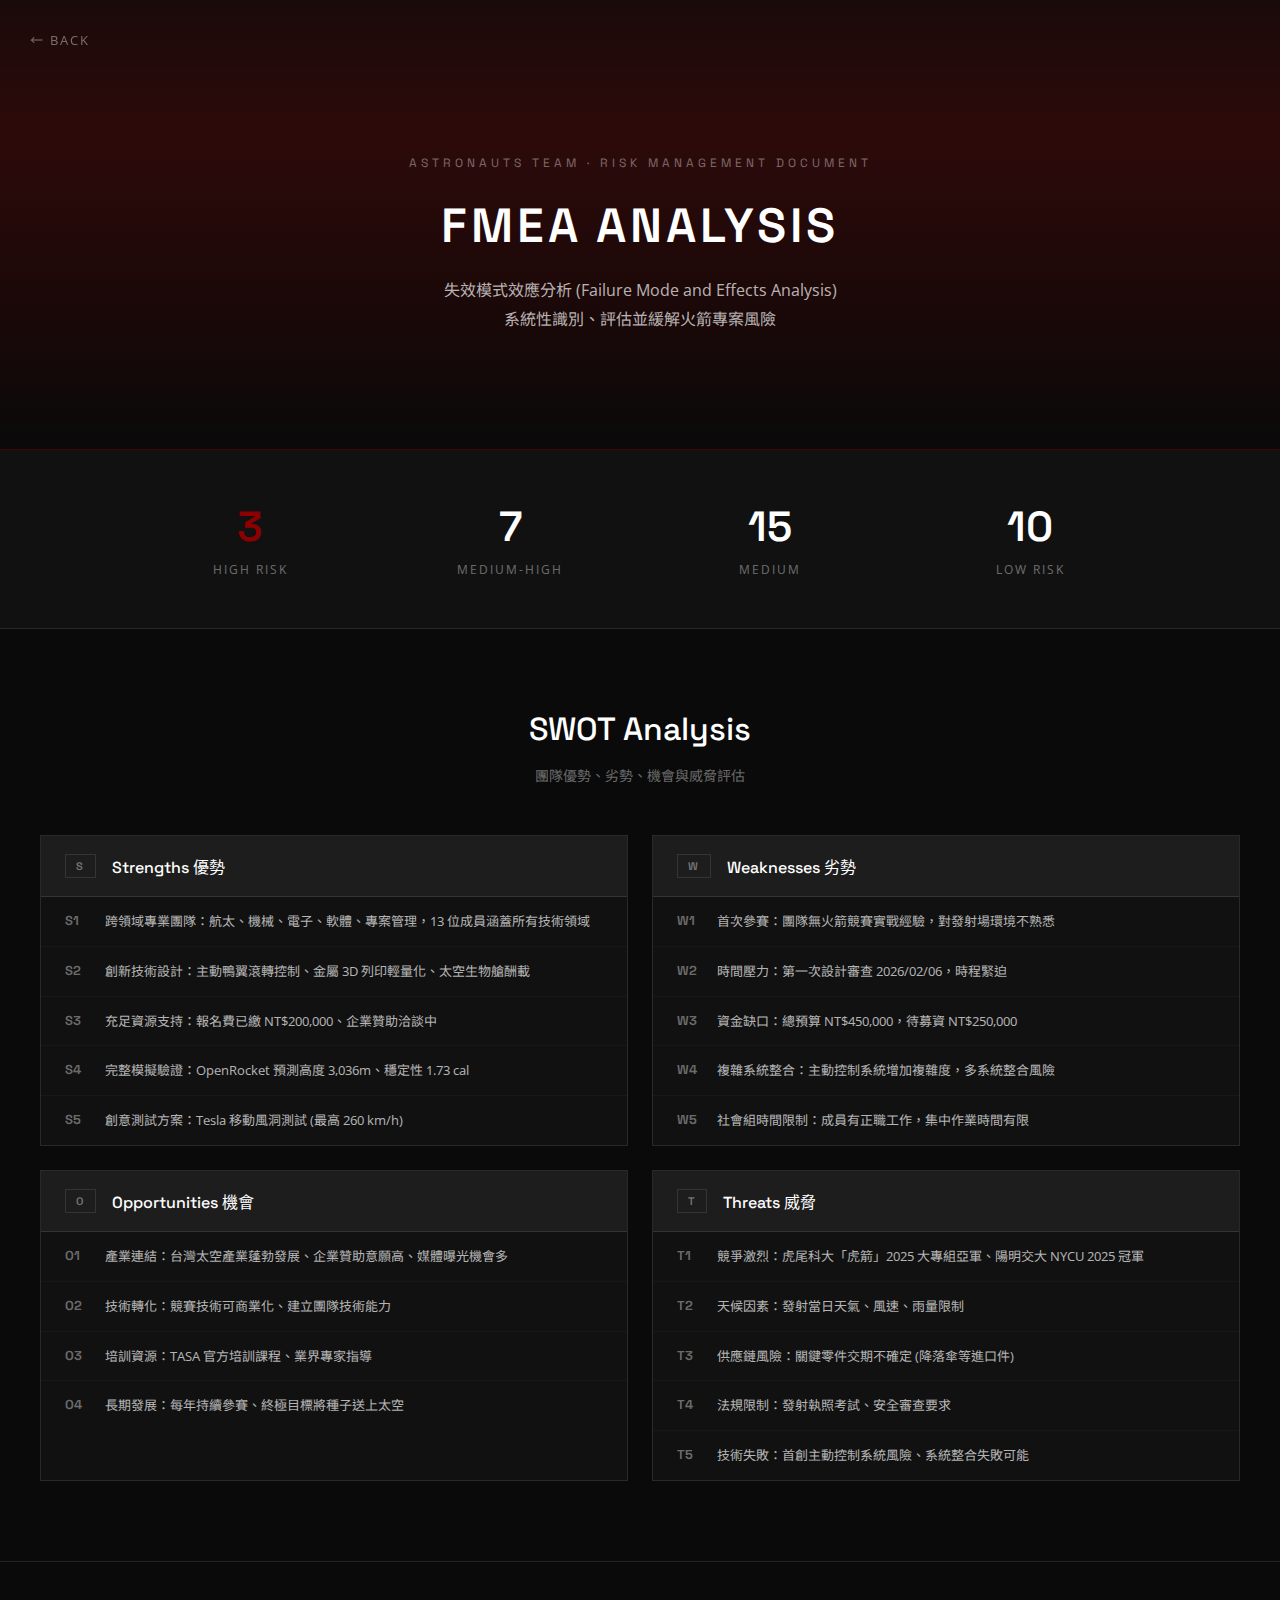
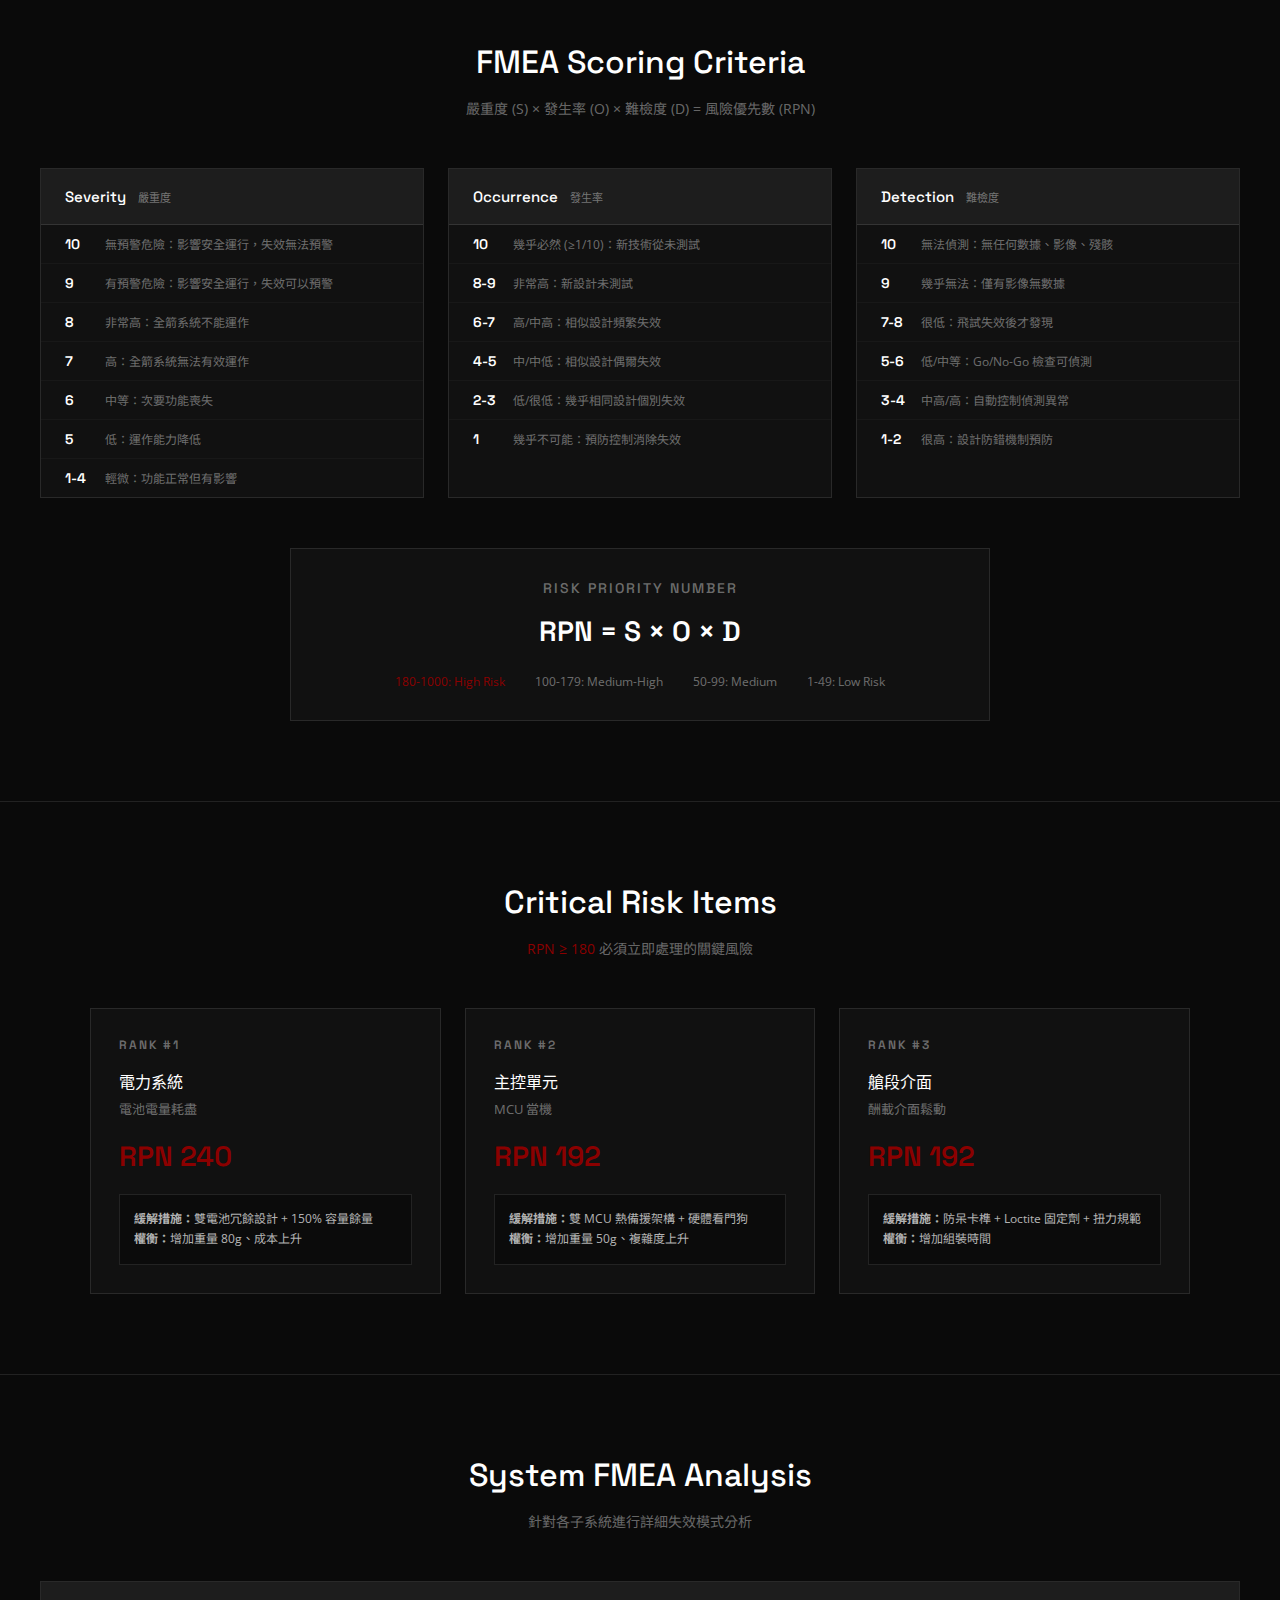
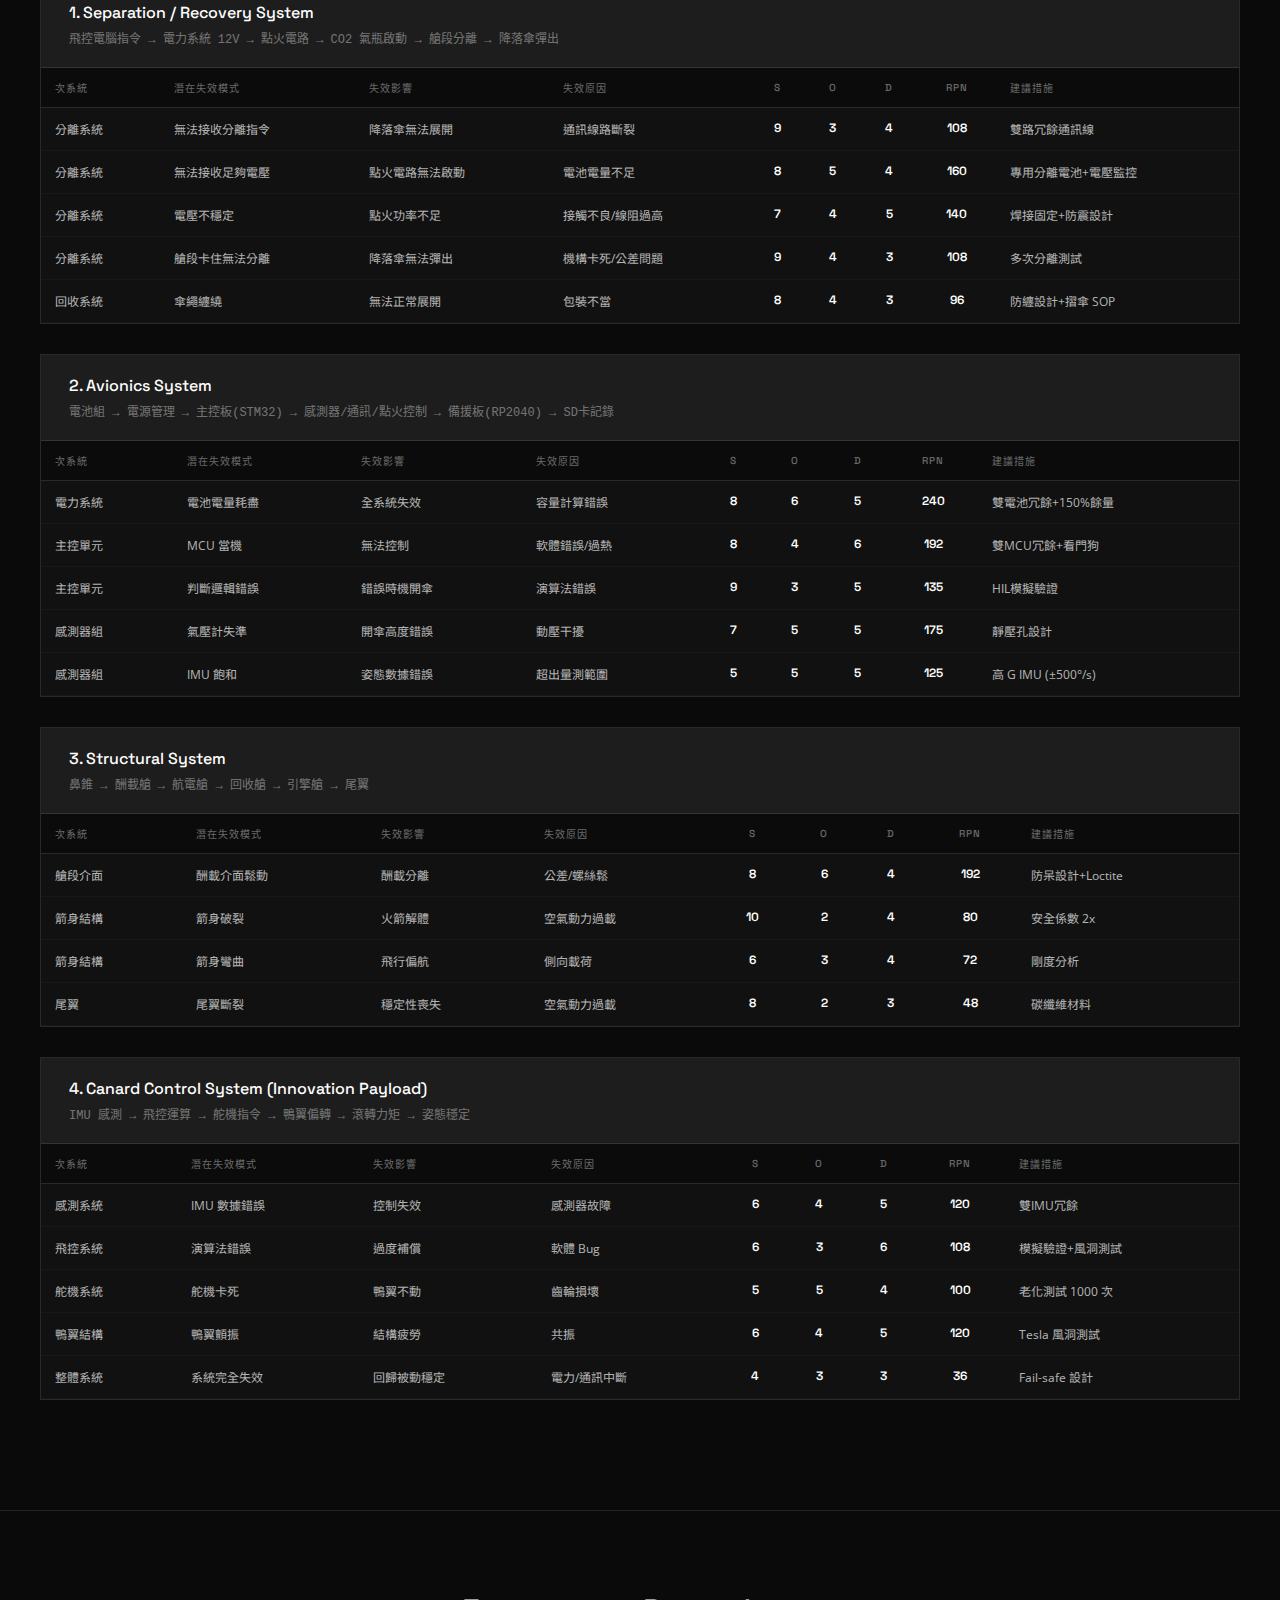
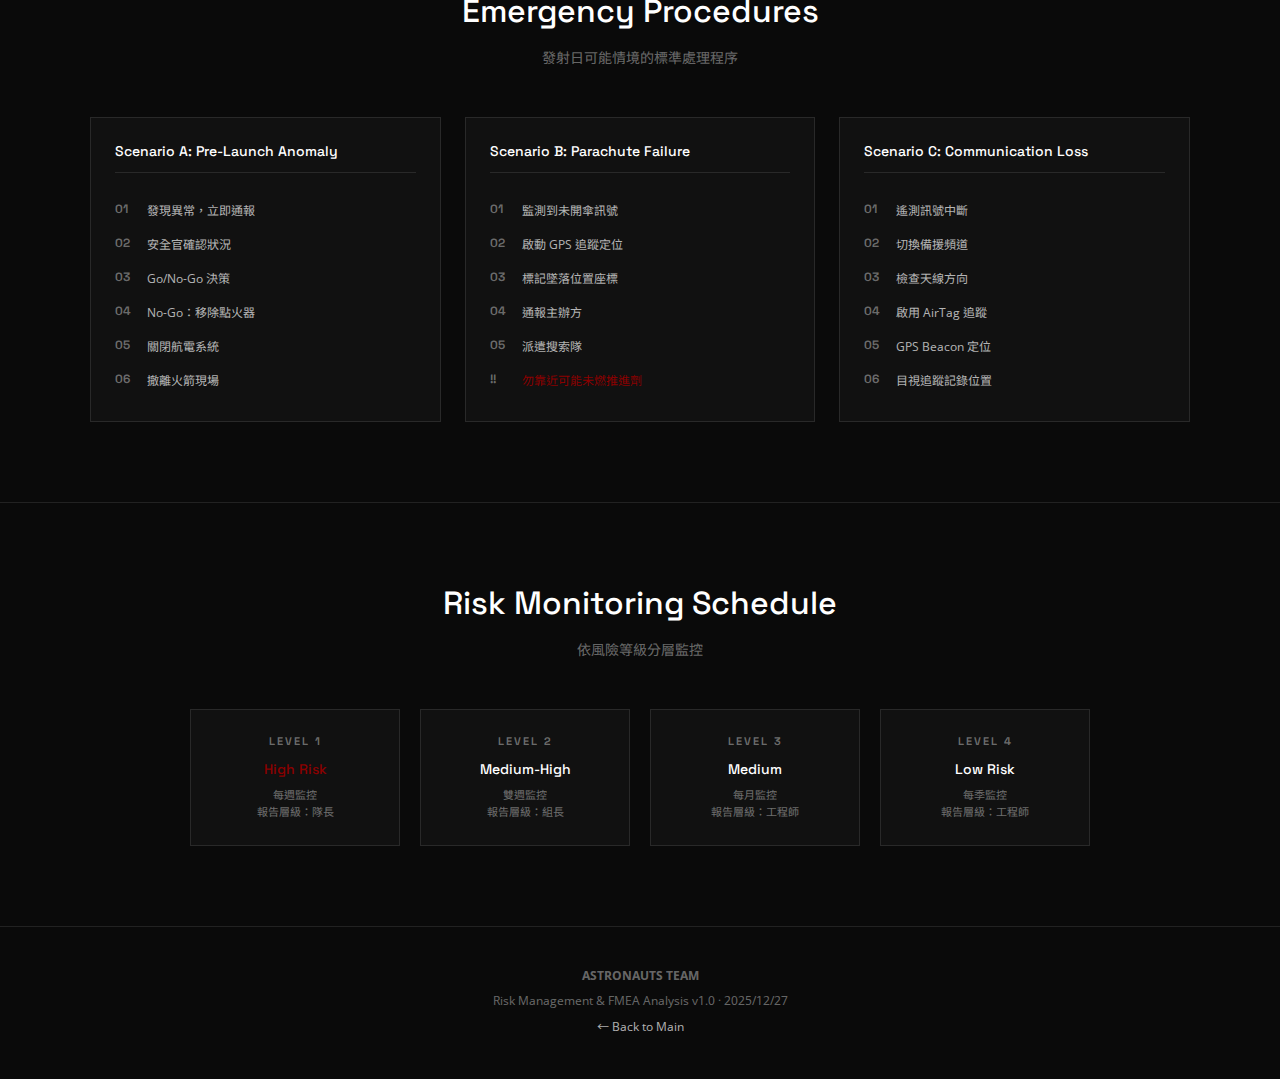
<file: techdetails/risk.html>
<!DOCTYPE html>
<html lang="zh-TW">
<head>
    <meta charset="UTF-8">
    <title>風險管理與 FMEA 分析 | ASTRONAUTS</title>
    <meta name="description" content="太空人隊火箭專案風險管理與失效模式效應分析 (FMEA)">
    <meta name="viewport" content="width=device-width, initial-scale=1.0, maximum-scale=1.0, user-scalable=0">

    <link href="https://fonts.googleapis.com/css2?family=Space+Grotesk:wght@300;400;500;600;700&family=Orbitron:wght@400;500;600;700;800;900&family=Open+Sans:wght@300;400;600;700&family=Noto+Sans+TC:wght@300;400;500;700&display=swap" rel="stylesheet">

    <style>
        *, *::before, *::after {
            box-sizing: border-box;
            margin: 0;
            padding: 0;
        }

        html, body {
            width: 100%;
            min-height: 100vh;
        }

        :root {
            --text-primary: #ffffff;
            --text-secondary: rgba(255,255,255,0.7);
            --text-muted: rgba(255,255,255,0.4);
            --border: rgba(255,255,255,0.1);
            --bg-card: rgba(255,255,255,0.03);
            --bg-header: rgba(255,255,255,0.05);
            --critical: #8B0000;
        }

        body {
            font-family: 'Open Sans', 'Noto Sans TC', sans-serif;
            background: #0a0a0a;
            color: var(--text-primary);
        }

        /* Back Link */
        .back-link {
            position: fixed;
            top: 30px;
            left: 30px;
            z-index: 100;
            color: var(--text-muted);
            text-decoration: none;
            font-size: 13px;
            letter-spacing: 2px;
            transition: color 0.3s;
        }

        .back-link:hover {
            color: var(--text-primary);
        }

        /* Hero */
        .hero {
            background: linear-gradient(180deg, #1a0a0a 0%, #2d0a0a 30%, #1a0808 70%, #0a0a0a 100%);
            min-height: 50vh;
            display: flex;
            flex-direction: column;
            align-items: center;
            justify-content: center;
            padding: 100px 40px 60px;
            border-bottom: 1px solid rgba(139, 0, 0, 0.3);
        }

        .hero-label {
            font-family: 'Space Grotesk', sans-serif;
            color: var(--text-muted);
            font-size: 12px;
            letter-spacing: 4px;
            text-transform: uppercase;
            margin-bottom: 24px;
        }

        .hero h1 {
            font-family: 'Space Grotesk', sans-serif;
            font-size: 48px;
            font-weight: 600;
            letter-spacing: 4px;
            margin-bottom: 20px;
            text-align: center;
        }

        .hero-desc {
            color: var(--text-secondary);
            font-size: 16px;
            max-width: 600px;
            text-align: center;
            line-height: 1.8;
        }

        /* Stats Banner */
        .stats-banner {
            background: #111;
            padding: 50px 40px;
            border-bottom: 1px solid var(--border);
        }

        .stats-grid {
            max-width: 1000px;
            margin: 0 auto;
            display: grid;
            grid-template-columns: repeat(4, 1fr);
            gap: 40px;
            text-align: center;
        }

        .stat-item h3 {
            font-family: 'Space Grotesk', sans-serif;
            font-size: 42px;
            font-weight: 600;
            margin-bottom: 8px;
            color: var(--text-primary);
        }

        .stat-item.critical h3 {
            color: var(--critical);
        }

        .critical-text {
            color: var(--critical);
        }

        .stat-item p {
            font-size: 12px;
            letter-spacing: 2px;
            text-transform: uppercase;
            color: var(--text-muted);
        }

        /* Section */
        .section {
            padding: 80px 40px;
            border-bottom: 1px solid var(--border);
        }

        .section h2 {
            font-family: 'Space Grotesk', sans-serif;
            font-size: 32px;
            font-weight: 500;
            margin-bottom: 16px;
            text-align: center;
        }

        .section .subtitle {
            font-size: 14px;
            margin-bottom: 50px;
            max-width: 600px;
            text-align: center;
            margin-left: auto;
            margin-right: auto;
            color: var(--text-muted);
        }

        /* SWOT Grid */
        .swot-grid {
            display: grid;
            grid-template-columns: repeat(2, 1fr);
            gap: 24px;
            max-width: 1200px;
            margin: 0 auto;
        }

        .swot-card {
            background: var(--bg-card);
            border: 1px solid var(--border);
        }

        .swot-card-header {
            padding: 18px 24px;
            display: flex;
            align-items: center;
            gap: 16px;
            border-bottom: 1px solid var(--border);
            background: var(--bg-header);
        }

        .swot-card-header .label {
            font-family: 'Space Grotesk', sans-serif;
            font-size: 11px;
            font-weight: 600;
            letter-spacing: 2px;
            text-transform: uppercase;
            padding: 4px 10px;
            border: 1px solid var(--border);
            color: var(--text-muted);
        }

        .swot-card-header h3 {
            font-family: 'Space Grotesk', sans-serif;
            font-size: 16px;
            font-weight: 500;
        }

        .swot-list {
            list-style: none;
        }

        .swot-list li {
            padding: 14px 24px;
            border-bottom: 1px solid rgba(255,255,255,0.03);
            display: flex;
            gap: 12px;
            font-size: 13px;
            color: var(--text-secondary);
            line-height: 1.6;
        }

        .swot-list li:last-child {
            border-bottom: none;
        }

        .swot-list .code {
            font-family: 'Space Grotesk', sans-serif;
            font-weight: 600;
            color: var(--text-muted);
            min-width: 28px;
        }

        /* FMEA Scoring */
        .fmea-scoring {
            display: grid;
            grid-template-columns: repeat(3, 1fr);
            gap: 24px;
            max-width: 1300px;
            margin: 0 auto;
        }

        .scoring-card {
            background: var(--bg-card);
            border: 1px solid var(--border);
        }

        .scoring-card-header {
            padding: 18px 24px;
            background: var(--bg-header);
            border-bottom: 1px solid var(--border);
        }

        .scoring-card-header h3 {
            font-family: 'Space Grotesk', sans-serif;
            font-size: 15px;
            font-weight: 500;
        }

        .scoring-card-header h3 span {
            font-size: 11px;
            font-weight: 400;
            color: var(--text-muted);
            margin-left: 8px;
        }

        .scoring-list {
            list-style: none;
        }

        .scoring-list li {
            display: flex;
            align-items: baseline;
            padding: 10px 24px;
            border-bottom: 1px solid rgba(255,255,255,0.03);
            font-size: 12px;
        }

        .scoring-list li:last-child {
            border-bottom: none;
        }

        .scoring-list .score {
            font-family: 'Space Grotesk', sans-serif;
            font-weight: 600;
            font-size: 14px;
            min-width: 40px;
            color: var(--text-primary);
        }

        .scoring-list .desc {
            color: var(--text-muted);
        }

        /* RPN Formula */
        .rpn-formula {
            max-width: 700px;
            margin: 50px auto 0;
            background: var(--bg-card);
            border: 1px solid var(--border);
            padding: 30px 40px;
            text-align: center;
        }

        .rpn-formula h3 {
            font-family: 'Space Grotesk', sans-serif;
            font-size: 14px;
            font-weight: 500;
            color: var(--text-muted);
            margin-bottom: 16px;
            letter-spacing: 2px;
            text-transform: uppercase;
        }

        .rpn-formula .formula {
            font-family: 'Space Grotesk', sans-serif;
            font-size: 28px;
            font-weight: 600;
            margin-bottom: 24px;
        }

        .rpn-legend {
            display: flex;
            justify-content: center;
            gap: 30px;
            flex-wrap: wrap;
            font-size: 12px;
            color: var(--text-muted);
        }

        /* High Risk Summary */
        .high-risk-grid {
            display: grid;
            grid-template-columns: repeat(3, 1fr);
            gap: 24px;
            max-width: 1100px;
            margin: 0 auto;
        }

        .high-risk-card {
            background: var(--bg-card);
            border: 1px solid var(--border);
            padding: 28px;
            position: relative;
        }

        .high-risk-card .rank {
            font-family: 'Space Grotesk', sans-serif;
            font-size: 12px;
            font-weight: 600;
            letter-spacing: 2px;
            color: var(--text-muted);
            margin-bottom: 16px;
        }

        .high-risk-card h4 {
            font-family: 'Space Grotesk', sans-serif;
            font-size: 16px;
            font-weight: 500;
            margin-bottom: 6px;
        }

        .high-risk-card .failure-mode {
            font-size: 13px;
            color: var(--text-muted);
            margin-bottom: 20px;
        }

        .high-risk-card .rpn-display {
            font-family: 'Space Grotesk', sans-serif;
            font-size: 28px;
            font-weight: 600;
            margin-bottom: 20px;
        }

        .high-risk-card .measure {
            font-size: 12px;
            color: var(--text-secondary);
            padding: 14px;
            background: rgba(0,0,0,0.3);
            border: 1px solid var(--border);
            line-height: 1.7;
        }

        /* System FMEA */
        .system-fmea {
            max-width: 1400px;
            margin: 0 auto;
        }

        .system-card {
            background: var(--bg-card);
            border: 1px solid var(--border);
            margin-bottom: 30px;
        }

        .system-card-header {
            padding: 20px 28px;
            background: var(--bg-header);
            border-bottom: 1px solid var(--border);
        }

        .system-card-header h3 {
            font-family: 'Space Grotesk', sans-serif;
            font-size: 16px;
            font-weight: 500;
            margin-bottom: 6px;
        }

        .system-card-header p {
            font-size: 12px;
            color: var(--text-muted);
            font-family: monospace;
        }

        .system-table {
            width: 100%;
            border-collapse: collapse;
            font-size: 12px;
        }

        .system-table thead {
            background: rgba(0,0,0,0.3);
        }

        .system-table th {
            padding: 12px 14px;
            text-align: left;
            font-family: 'Space Grotesk', sans-serif;
            font-weight: 500;
            font-size: 10px;
            text-transform: uppercase;
            letter-spacing: 1px;
            color: var(--text-muted);
            border-bottom: 1px solid var(--border);
        }

        .system-table td {
            padding: 12px 14px;
            border-bottom: 1px solid rgba(255,255,255,0.03);
            color: var(--text-secondary);
            vertical-align: top;
        }

        .system-table tbody tr:hover {
            background: rgba(255,255,255,0.01);
        }

        .system-table .sod-value {
            font-family: 'Space Grotesk', sans-serif;
            font-weight: 600;
            color: var(--text-primary);
            text-align: center;
        }

        .system-table .rpn-value {
            font-family: 'Space Grotesk', sans-serif;
            font-weight: 600;
            color: var(--text-primary);
            text-align: center;
        }

        /* Emergency Procedures */
        .emergency-grid {
            display: grid;
            grid-template-columns: repeat(3, 1fr);
            gap: 24px;
            max-width: 1100px;
            margin: 0 auto;
        }

        .emergency-card {
            background: var(--bg-card);
            border: 1px solid var(--border);
            padding: 24px;
        }

        .emergency-card h4 {
            font-family: 'Space Grotesk', sans-serif;
            font-size: 14px;
            font-weight: 500;
            margin-bottom: 20px;
            padding-bottom: 12px;
            border-bottom: 1px solid var(--border);
        }

        .emergency-steps {
            list-style: none;
        }

        .emergency-steps li {
            display: flex;
            align-items: flex-start;
            gap: 12px;
            padding: 8px 0;
            font-size: 12px;
            color: var(--text-secondary);
        }

        .emergency-steps .step-num {
            font-family: 'Space Grotesk', sans-serif;
            font-weight: 600;
            color: var(--text-muted);
            min-width: 20px;
        }

        /* Monitoring Schedule */
        .monitoring-grid {
            display: grid;
            grid-template-columns: repeat(4, 1fr);
            gap: 20px;
            max-width: 900px;
            margin: 0 auto;
        }

        .monitoring-card {
            background: var(--bg-card);
            border: 1px solid var(--border);
            padding: 24px;
            text-align: center;
        }

        .monitoring-card .level {
            font-family: 'Space Grotesk', sans-serif;
            font-size: 11px;
            font-weight: 600;
            letter-spacing: 2px;
            text-transform: uppercase;
            color: var(--text-muted);
            margin-bottom: 12px;
        }

        .monitoring-card h4 {
            font-family: 'Space Grotesk', sans-serif;
            font-size: 14px;
            font-weight: 500;
            margin-bottom: 8px;
        }

        .monitoring-card p {
            font-size: 11px;
            color: var(--text-muted);
            line-height: 1.6;
        }

        /* Footer */
        .footer {
            background: #0a0a0a;
            padding: 40px;
            text-align: center;
        }

        .footer p {
            color: var(--text-muted);
            font-size: 12px;
            margin-bottom: 8px;
        }

        .footer a {
            color: var(--text-secondary);
            text-decoration: none;
        }

        .footer a:hover {
            color: var(--text-primary);
        }

        /* Responsive */
        @media (max-width: 1200px) {
            .fmea-scoring,
            .high-risk-grid,
            .emergency-grid {
                grid-template-columns: 1fr;
            }
        }

        @media (max-width: 1024px) {
            .stats-grid {
                grid-template-columns: repeat(2, 1fr);
            }

            .swot-grid {
                grid-template-columns: 1fr;
            }

            .monitoring-grid {
                grid-template-columns: repeat(2, 1fr);
            }
        }

        @media (max-width: 768px) {
            .hero h1 {
                font-size: 32px;
            }

            .section h2 {
                font-size: 26px;
            }

            .stats-grid {
                grid-template-columns: 1fr;
            }

            .monitoring-grid {
                grid-template-columns: 1fr;
            }

            .system-table {
                font-size: 10px;
            }

            .system-table th,
            .system-table td {
                padding: 8px 6px;
            }
        }
    </style>
</head>

<body>

    <a href="index.html" class="back-link">← BACK</a>

    <!-- HERO -->
    <header class="hero">
        <div class="hero-label">Astronauts Team · Risk Management Document</div>
        <h1>FMEA ANALYSIS</h1>
        <p class="hero-desc">
            失效模式效應分析 (Failure Mode and Effects Analysis)<br>
            系統性識別、評估並緩解火箭專案風險
        </p>
    </header>

    <!-- RISK STATS -->
    <div class="stats-banner">
        <div class="stats-grid">
            <div class="stat-item critical">
                <h3>3</h3>
                <p>High Risk</p>
            </div>
            <div class="stat-item">
                <h3>7</h3>
                <p>Medium-High</p>
            </div>
            <div class="stat-item">
                <h3>15</h3>
                <p>Medium</p>
            </div>
            <div class="stat-item">
                <h3>10</h3>
                <p>Low Risk</p>
            </div>
        </div>
    </div>

    <!-- SWOT ANALYSIS -->
    <section class="section">
        <h2>SWOT Analysis</h2>
        <p class="subtitle">團隊優勢、劣勢、機會與威脅評估</p>

        <div class="swot-grid">
            <div class="swot-card">
                <div class="swot-card-header">
                    <span class="label">S</span>
                    <h3>Strengths 優勢</h3>
                </div>
                <ul class="swot-list">
                    <li><span class="code">S1</span>跨領域專業團隊：航太、機械、電子、軟體、專案管理，13 位成員涵蓋所有技術領域</li>
                    <li><span class="code">S2</span>創新技術設計：主動鴨翼滾轉控制、金屬 3D 列印輕量化、太空生物艙酬載</li>
                    <li><span class="code">S3</span>充足資源支持：報名費已繳 NT$200,000、企業贊助洽談中</li>
                    <li><span class="code">S4</span>完整模擬驗證：OpenRocket 預測高度 3,036m、穩定性 1.73 cal</li>
                    <li><span class="code">S5</span>創意測試方案：Tesla 移動風洞測試 (最高 260 km/h)</li>
                </ul>
            </div>

            <div class="swot-card">
                <div class="swot-card-header">
                    <span class="label">W</span>
                    <h3>Weaknesses 劣勢</h3>
                </div>
                <ul class="swot-list">
                    <li><span class="code">W1</span>首次參賽：團隊無火箭競賽實戰經驗，對發射場環境不熟悉</li>
                    <li><span class="code">W2</span>時間壓力：第一次設計審查 2026/02/06，時程緊迫</li>
                    <li><span class="code">W3</span>資金缺口：總預算 NT$450,000，待募資 NT$250,000</li>
                    <li><span class="code">W4</span>複雜系統整合：主動控制系統增加複雜度，多系統整合風險</li>
                    <li><span class="code">W5</span>社會組時間限制：成員有正職工作，集中作業時間有限</li>
                </ul>
            </div>

            <div class="swot-card">
                <div class="swot-card-header">
                    <span class="label">O</span>
                    <h3>Opportunities 機會</h3>
                </div>
                <ul class="swot-list">
                    <li><span class="code">O1</span>產業連結：台灣太空產業蓬勃發展、企業贊助意願高、媒體曝光機會多</li>
                    <li><span class="code">O2</span>技術轉化：競賽技術可商業化、建立團隊技術能力</li>
                    <li><span class="code">O3</span>培訓資源：TASA 官方培訓課程、業界專家指導</li>
                    <li><span class="code">O4</span>長期發展：每年持續參賽、終極目標將種子送上太空</li>
                </ul>
            </div>

            <div class="swot-card">
                <div class="swot-card-header">
                    <span class="label">T</span>
                    <h3>Threats 威脅</h3>
                </div>
                <ul class="swot-list">
                    <li><span class="code">T1</span>競爭激烈：虎尾科大「虎箭」2025 大專組亞軍、陽明交大 NYCU 2025 冠軍</li>
                    <li><span class="code">T2</span>天候因素：發射當日天氣、風速、雨量限制</li>
                    <li><span class="code">T3</span>供應鏈風險：關鍵零件交期不確定 (降落傘等進口件)</li>
                    <li><span class="code">T4</span>法規限制：發射執照考試、安全審查要求</li>
                    <li><span class="code">T5</span>技術失敗：首創主動控制系統風險、系統整合失敗可能</li>
                </ul>
            </div>
        </div>
    </section>

    <!-- FMEA SCORING -->
    <section class="section">
        <h2>FMEA Scoring Criteria</h2>
        <p class="subtitle">嚴重度 (S) × 發生率 (O) × 難檢度 (D) = 風險優先數 (RPN)</p>

        <div class="fmea-scoring">
            <div class="scoring-card">
                <div class="scoring-card-header">
                    <h3>Severity <span>嚴重度</span></h3>
                </div>
                <ul class="scoring-list">
                    <li><span class="score critical-text">10</span><span class="desc">無預警危險：影響安全運行，失效無法預警</span></li>
                    <li><span class="score critical-text">9</span><span class="desc">有預警危險：影響安全運行，失效可以預警</span></li>
                    <li><span class="score">8</span><span class="desc">非常高：全箭系統不能運作</span></li>
                    <li><span class="score">7</span><span class="desc">高：全箭系統無法有效運作</span></li>
                    <li><span class="score">6</span><span class="desc">中等：次要功能喪失</span></li>
                    <li><span class="score">5</span><span class="desc">低：運作能力降低</span></li>
                    <li><span class="score">1-4</span><span class="desc">輕微：功能正常但有影響</span></li>
                </ul>
            </div>

            <div class="scoring-card">
                <div class="scoring-card-header">
                    <h3>Occurrence <span>發生率</span></h3>
                </div>
                <ul class="scoring-list">
                    <li><span class="score">10</span><span class="desc">幾乎必然 (≥1/10)：新技術從未測試</span></li>
                    <li><span class="score">8-9</span><span class="desc">非常高：新設計未測試</span></li>
                    <li><span class="score">6-7</span><span class="desc">高/中高：相似設計頻繁失效</span></li>
                    <li><span class="score">4-5</span><span class="desc">中/中低：相似設計偶爾失效</span></li>
                    <li><span class="score">2-3</span><span class="desc">低/很低：幾乎相同設計個別失效</span></li>
                    <li><span class="score">1</span><span class="desc">幾乎不可能：預防控制消除失效</span></li>
                </ul>
            </div>

            <div class="scoring-card">
                <div class="scoring-card-header">
                    <h3>Detection <span>難檢度</span></h3>
                </div>
                <ul class="scoring-list">
                    <li><span class="score">10</span><span class="desc">無法偵測：無任何數據、影像、殘骸</span></li>
                    <li><span class="score">9</span><span class="desc">幾乎無法：僅有影像無數據</span></li>
                    <li><span class="score">7-8</span><span class="desc">很低：飛試失效後才發現</span></li>
                    <li><span class="score">5-6</span><span class="desc">低/中等：Go/No-Go 檢查可偵測</span></li>
                    <li><span class="score">3-4</span><span class="desc">中高/高：自動控制偵測異常</span></li>
                    <li><span class="score">1-2</span><span class="desc">很高：設計防錯機制預防</span></li>
                </ul>
            </div>
        </div>

        <div class="rpn-formula">
            <h3>Risk Priority Number</h3>
            <div class="formula">RPN = S × O × D</div>
            <div class="rpn-legend">
                <span class="critical-text">180-1000: High Risk</span>
                <span>100-179: Medium-High</span>
                <span>50-99: Medium</span>
                <span>1-49: Low Risk</span>
            </div>
        </div>
    </section>

    <!-- HIGH RISK ITEMS -->
    <section class="section">
        <h2>Critical Risk Items</h2>
        <p class="subtitle"><span class="critical-text">RPN ≥ 180</span> 必須立即處理的關鍵風險</p>

        <div class="high-risk-grid">
            <div class="high-risk-card">
                <div class="rank">RANK #1</div>
                <h4>電力系統</h4>
                <div class="failure-mode">電池電量耗盡</div>
                <div class="rpn-display critical-text">RPN 240</div>
                <div class="measure">
                    <strong>緩解措施：</strong>雙電池冗餘設計 + 150% 容量餘量<br>
                    <strong>權衡：</strong>增加重量 80g、成本上升
                </div>
            </div>

            <div class="high-risk-card">
                <div class="rank">RANK #2</div>
                <h4>主控單元</h4>
                <div class="failure-mode">MCU 當機</div>
                <div class="rpn-display critical-text">RPN 192</div>
                <div class="measure">
                    <strong>緩解措施：</strong>雙 MCU 熱備援架構 + 硬體看門狗<br>
                    <strong>權衡：</strong>增加重量 50g、複雜度上升
                </div>
            </div>

            <div class="high-risk-card">
                <div class="rank">RANK #3</div>
                <h4>艙段介面</h4>
                <div class="failure-mode">酬載介面鬆動</div>
                <div class="rpn-display critical-text">RPN 192</div>
                <div class="measure">
                    <strong>緩解措施：</strong>防呆卡榫 + Loctite 固定劑 + 扭力規範<br>
                    <strong>權衡：</strong>增加組裝時間
                </div>
            </div>
        </div>
    </section>

    <!-- SYSTEM FMEA TABLES -->
    <section class="section">
        <h2>System FMEA Analysis</h2>
        <p class="subtitle">針對各子系統進行詳細失效模式分析</p>

        <div class="system-fmea">
            <!-- 分離/回收系統 -->
            <div class="system-card">
                <div class="system-card-header">
                    <h3>1. Separation / Recovery System</h3>
                    <p>飛控電腦指令 → 電力系統 12V → 點火電路 → CO2 氣瓶啟動 → 艙段分離 → 降落傘彈出</p>
                </div>
                <table class="system-table">
                    <thead>
                        <tr>
                            <th>次系統</th>
                            <th>潛在失效模式</th>
                            <th>失效影響</th>
                            <th>失效原因</th>
                            <th style="text-align:center;">S</th>
                            <th style="text-align:center;">O</th>
                            <th style="text-align:center;">D</th>
                            <th style="text-align:center;">RPN</th>
                            <th>建議措施</th>
                        </tr>
                    </thead>
                    <tbody>
                        <tr>
                            <td>分離系統</td>
                            <td>無法接收分離指令</td>
                            <td>降落傘無法展開</td>
                            <td>通訊線路斷裂</td>
                            <td class="sod-value">9</td>
                            <td class="sod-value">3</td>
                            <td class="sod-value">4</td>
                            <td class="rpn-value">108</td>
                            <td>雙路冗餘通訊線</td>
                        </tr>
                        <tr>
                            <td>分離系統</td>
                            <td>無法接收足夠電壓</td>
                            <td>點火電路無法啟動</td>
                            <td>電池電量不足</td>
                            <td class="sod-value">8</td>
                            <td class="sod-value">5</td>
                            <td class="sod-value">4</td>
                            <td class="rpn-value">160</td>
                            <td>專用分離電池+電壓監控</td>
                        </tr>
                        <tr>
                            <td>分離系統</td>
                            <td>電壓不穩定</td>
                            <td>點火功率不足</td>
                            <td>接觸不良/線阻過高</td>
                            <td class="sod-value">7</td>
                            <td class="sod-value">4</td>
                            <td class="sod-value">5</td>
                            <td class="rpn-value">140</td>
                            <td>焊接固定+防震設計</td>
                        </tr>
                        <tr>
                            <td>分離系統</td>
                            <td>艙段卡住無法分離</td>
                            <td>降落傘無法彈出</td>
                            <td>機構卡死/公差問題</td>
                            <td class="sod-value">9</td>
                            <td class="sod-value">4</td>
                            <td class="sod-value">3</td>
                            <td class="rpn-value">108</td>
                            <td>多次分離測試</td>
                        </tr>
                        <tr>
                            <td>回收系統</td>
                            <td>傘繩纏繞</td>
                            <td>無法正常展開</td>
                            <td>包裝不當</td>
                            <td class="sod-value">8</td>
                            <td class="sod-value">4</td>
                            <td class="sod-value">3</td>
                            <td class="rpn-value">96</td>
                            <td>防纏設計+摺傘 SOP</td>
                        </tr>
                    </tbody>
                </table>
            </div>

            <!-- 航電系統 -->
            <div class="system-card">
                <div class="system-card-header">
                    <h3>2. Avionics System</h3>
                    <p>電池組 → 電源管理 → 主控板(STM32) → 感測器/通訊/點火控制 → 備援板(RP2040) → SD卡記錄</p>
                </div>
                <table class="system-table">
                    <thead>
                        <tr>
                            <th>次系統</th>
                            <th>潛在失效模式</th>
                            <th>失效影響</th>
                            <th>失效原因</th>
                            <th style="text-align:center;">S</th>
                            <th style="text-align:center;">O</th>
                            <th style="text-align:center;">D</th>
                            <th style="text-align:center;">RPN</th>
                            <th>建議措施</th>
                        </tr>
                    </thead>
                    <tbody>
                        <tr>
                            <td>電力系統</td>
                            <td>電池電量耗盡</td>
                            <td>全系統失效</td>
                            <td>容量計算錯誤</td>
                            <td class="sod-value">8</td>
                            <td class="sod-value">6</td>
                            <td class="sod-value">5</td>
                            <td class="rpn-value critical-text">240</td>
                            <td>雙電池冗餘+150%餘量</td>
                        </tr>
                        <tr>
                            <td>主控單元</td>
                            <td>MCU 當機</td>
                            <td>無法控制</td>
                            <td>軟體錯誤/過熱</td>
                            <td class="sod-value">8</td>
                            <td class="sod-value">4</td>
                            <td class="sod-value">6</td>
                            <td class="rpn-value critical-text">192</td>
                            <td>雙MCU冗餘+看門狗</td>
                        </tr>
                        <tr>
                            <td>主控單元</td>
                            <td>判斷邏輯錯誤</td>
                            <td>錯誤時機開傘</td>
                            <td>演算法錯誤</td>
                            <td class="sod-value">9</td>
                            <td class="sod-value">3</td>
                            <td class="sod-value">5</td>
                            <td class="rpn-value">135</td>
                            <td>HIL模擬驗證</td>
                        </tr>
                        <tr>
                            <td>感測器組</td>
                            <td>氣壓計失準</td>
                            <td>開傘高度錯誤</td>
                            <td>動壓干擾</td>
                            <td class="sod-value">7</td>
                            <td class="sod-value">5</td>
                            <td class="sod-value">5</td>
                            <td class="rpn-value">175</td>
                            <td>靜壓孔設計</td>
                        </tr>
                        <tr>
                            <td>感測器組</td>
                            <td>IMU 飽和</td>
                            <td>姿態數據錯誤</td>
                            <td>超出量測範圍</td>
                            <td class="sod-value">5</td>
                            <td class="sod-value">5</td>
                            <td class="sod-value">5</td>
                            <td class="rpn-value">125</td>
                            <td>高 G IMU (±500°/s)</td>
                        </tr>
                    </tbody>
                </table>
            </div>

            <!-- 結構系統 -->
            <div class="system-card">
                <div class="system-card-header">
                    <h3>3. Structural System</h3>
                    <p>鼻錐 → 酬載艙 → 航電艙 → 回收艙 → 引擎艙 → 尾翼</p>
                </div>
                <table class="system-table">
                    <thead>
                        <tr>
                            <th>次系統</th>
                            <th>潛在失效模式</th>
                            <th>失效影響</th>
                            <th>失效原因</th>
                            <th style="text-align:center;">S</th>
                            <th style="text-align:center;">O</th>
                            <th style="text-align:center;">D</th>
                            <th style="text-align:center;">RPN</th>
                            <th>建議措施</th>
                        </tr>
                    </thead>
                    <tbody>
                        <tr>
                            <td>艙段介面</td>
                            <td>酬載介面鬆動</td>
                            <td>酬載分離</td>
                            <td>公差/螺絲鬆</td>
                            <td class="sod-value">8</td>
                            <td class="sod-value">6</td>
                            <td class="sod-value">4</td>
                            <td class="rpn-value critical-text">192</td>
                            <td>防呆設計+Loctite</td>
                        </tr>
                        <tr>
                            <td>箭身結構</td>
                            <td>箭身破裂</td>
                            <td class="critical-text">火箭解體</td>
                            <td>空氣動力過載</td>
                            <td class="sod-value critical-text">10</td>
                            <td class="sod-value">2</td>
                            <td class="sod-value">4</td>
                            <td class="rpn-value">80</td>
                            <td>安全係數 2x</td>
                        </tr>
                        <tr>
                            <td>箭身結構</td>
                            <td>箭身彎曲</td>
                            <td>飛行偏航</td>
                            <td>側向載荷</td>
                            <td class="sod-value">6</td>
                            <td class="sod-value">3</td>
                            <td class="sod-value">4</td>
                            <td class="rpn-value">72</td>
                            <td>剛度分析</td>
                        </tr>
                        <tr>
                            <td>尾翼</td>
                            <td>尾翼斷裂</td>
                            <td>穩定性喪失</td>
                            <td>空氣動力過載</td>
                            <td class="sod-value">8</td>
                            <td class="sod-value">2</td>
                            <td class="sod-value">3</td>
                            <td class="rpn-value">48</td>
                            <td>碳纖維材料</td>
                        </tr>
                    </tbody>
                </table>
            </div>

            <!-- 鴨翼控制系統 -->
            <div class="system-card">
                <div class="system-card-header">
                    <h3>4. Canard Control System (Innovation Payload)</h3>
                    <p>IMU 感測 → 飛控運算 → 舵機指令 → 鴨翼偏轉 → 滾轉力矩 → 姿態穩定</p>
                </div>
                <table class="system-table">
                    <thead>
                        <tr>
                            <th>次系統</th>
                            <th>潛在失效模式</th>
                            <th>失效影響</th>
                            <th>失效原因</th>
                            <th style="text-align:center;">S</th>
                            <th style="text-align:center;">O</th>
                            <th style="text-align:center;">D</th>
                            <th style="text-align:center;">RPN</th>
                            <th>建議措施</th>
                        </tr>
                    </thead>
                    <tbody>
                        <tr>
                            <td>感測系統</td>
                            <td>IMU 數據錯誤</td>
                            <td>控制失效</td>
                            <td>感測器故障</td>
                            <td class="sod-value">6</td>
                            <td class="sod-value">4</td>
                            <td class="sod-value">5</td>
                            <td class="rpn-value">120</td>
                            <td>雙IMU冗餘</td>
                        </tr>
                        <tr>
                            <td>飛控系統</td>
                            <td>演算法錯誤</td>
                            <td>過度補償</td>
                            <td>軟體 Bug</td>
                            <td class="sod-value">6</td>
                            <td class="sod-value">3</td>
                            <td class="sod-value">6</td>
                            <td class="rpn-value">108</td>
                            <td>模擬驗證+風洞測試</td>
                        </tr>
                        <tr>
                            <td>舵機系統</td>
                            <td>舵機卡死</td>
                            <td>鴨翼不動</td>
                            <td>齒輪損壞</td>
                            <td class="sod-value">5</td>
                            <td class="sod-value">5</td>
                            <td class="sod-value">4</td>
                            <td class="rpn-value">100</td>
                            <td>老化測試 1000 次</td>
                        </tr>
                        <tr>
                            <td>鴨翼結構</td>
                            <td>鴨翼顫振</td>
                            <td>結構疲勞</td>
                            <td>共振</td>
                            <td class="sod-value">6</td>
                            <td class="sod-value">4</td>
                            <td class="sod-value">5</td>
                            <td class="rpn-value">120</td>
                            <td>Tesla 風洞測試</td>
                        </tr>
                        <tr>
                            <td>整體系統</td>
                            <td>系統完全失效</td>
                            <td>回歸被動穩定</td>
                            <td>電力/通訊中斷</td>
                            <td class="sod-value">4</td>
                            <td class="sod-value">3</td>
                            <td class="sod-value">3</td>
                            <td class="rpn-value">36</td>
                            <td>Fail-safe 設計</td>
                        </tr>
                    </tbody>
                </table>
            </div>
        </div>
    </section>

    <!-- EMERGENCY PROCEDURES -->
    <section class="section">
        <h2>Emergency Procedures</h2>
        <p class="subtitle">發射日可能情境的標準處理程序</p>

        <div class="emergency-grid">
            <div class="emergency-card">
                <h4>Scenario A: Pre-Launch Anomaly</h4>
                <ul class="emergency-steps">
                    <li><span class="step-num">01</span>發現異常，立即通報</li>
                    <li><span class="step-num">02</span>安全官確認狀況</li>
                    <li><span class="step-num">03</span>Go/No-Go 決策</li>
                    <li><span class="step-num">04</span>No-Go：移除點火器</li>
                    <li><span class="step-num">05</span>關閉航電系統</li>
                    <li><span class="step-num">06</span>撤離火箭現場</li>
                </ul>
            </div>

            <div class="emergency-card">
                <h4>Scenario B: Parachute Failure</h4>
                <ul class="emergency-steps">
                    <li><span class="step-num">01</span>監測到未開傘訊號</li>
                    <li><span class="step-num">02</span>啟動 GPS 追蹤定位</li>
                    <li><span class="step-num">03</span>標記墜落位置座標</li>
                    <li><span class="step-num">04</span>通報主辦方</li>
                    <li><span class="step-num">05</span>派遣搜索隊</li>
                    <li><span class="step-num critical-text">!!</span><span class="critical-text">勿靠近可能未燃推進劑</span></li>
                </ul>
            </div>

            <div class="emergency-card">
                <h4>Scenario C: Communication Loss</h4>
                <ul class="emergency-steps">
                    <li><span class="step-num">01</span>遙測訊號中斷</li>
                    <li><span class="step-num">02</span>切換備援頻道</li>
                    <li><span class="step-num">03</span>檢查天線方向</li>
                    <li><span class="step-num">04</span>啟用 AirTag 追蹤</li>
                    <li><span class="step-num">05</span>GPS Beacon 定位</li>
                    <li><span class="step-num">06</span>目視追蹤記錄位置</li>
                </ul>
            </div>
        </div>
    </section>

    <!-- MONITORING -->
    <section class="section">
        <h2>Risk Monitoring Schedule</h2>
        <p class="subtitle">依風險等級分層監控</p>

        <div class="monitoring-grid">
            <div class="monitoring-card">
                <div class="level critical-text">LEVEL 1</div>
                <h4 class="critical-text">High Risk</h4>
                <p>每週監控<br>報告層級：隊長</p>
            </div>
            <div class="monitoring-card">
                <div class="level">LEVEL 2</div>
                <h4>Medium-High</h4>
                <p>雙週監控<br>報告層級：組長</p>
            </div>
            <div class="monitoring-card">
                <div class="level">LEVEL 3</div>
                <h4>Medium</h4>
                <p>每月監控<br>報告層級：工程師</p>
            </div>
            <div class="monitoring-card">
                <div class="level">LEVEL 4</div>
                <h4>Low Risk</h4>
                <p>每季監控<br>報告層級：工程師</p>
            </div>
        </div>
    </section>

    <!-- FOOTER -->
    <footer class="footer">
        <p><b>ASTRONAUTS TEAM</b></p>
        <p>Risk Management & FMEA Analysis v1.0 · 2025/12/27</p>
        <p><a href="index.html">← Back to Main</a></p>
    </footer>

</body>
</html>
</file>
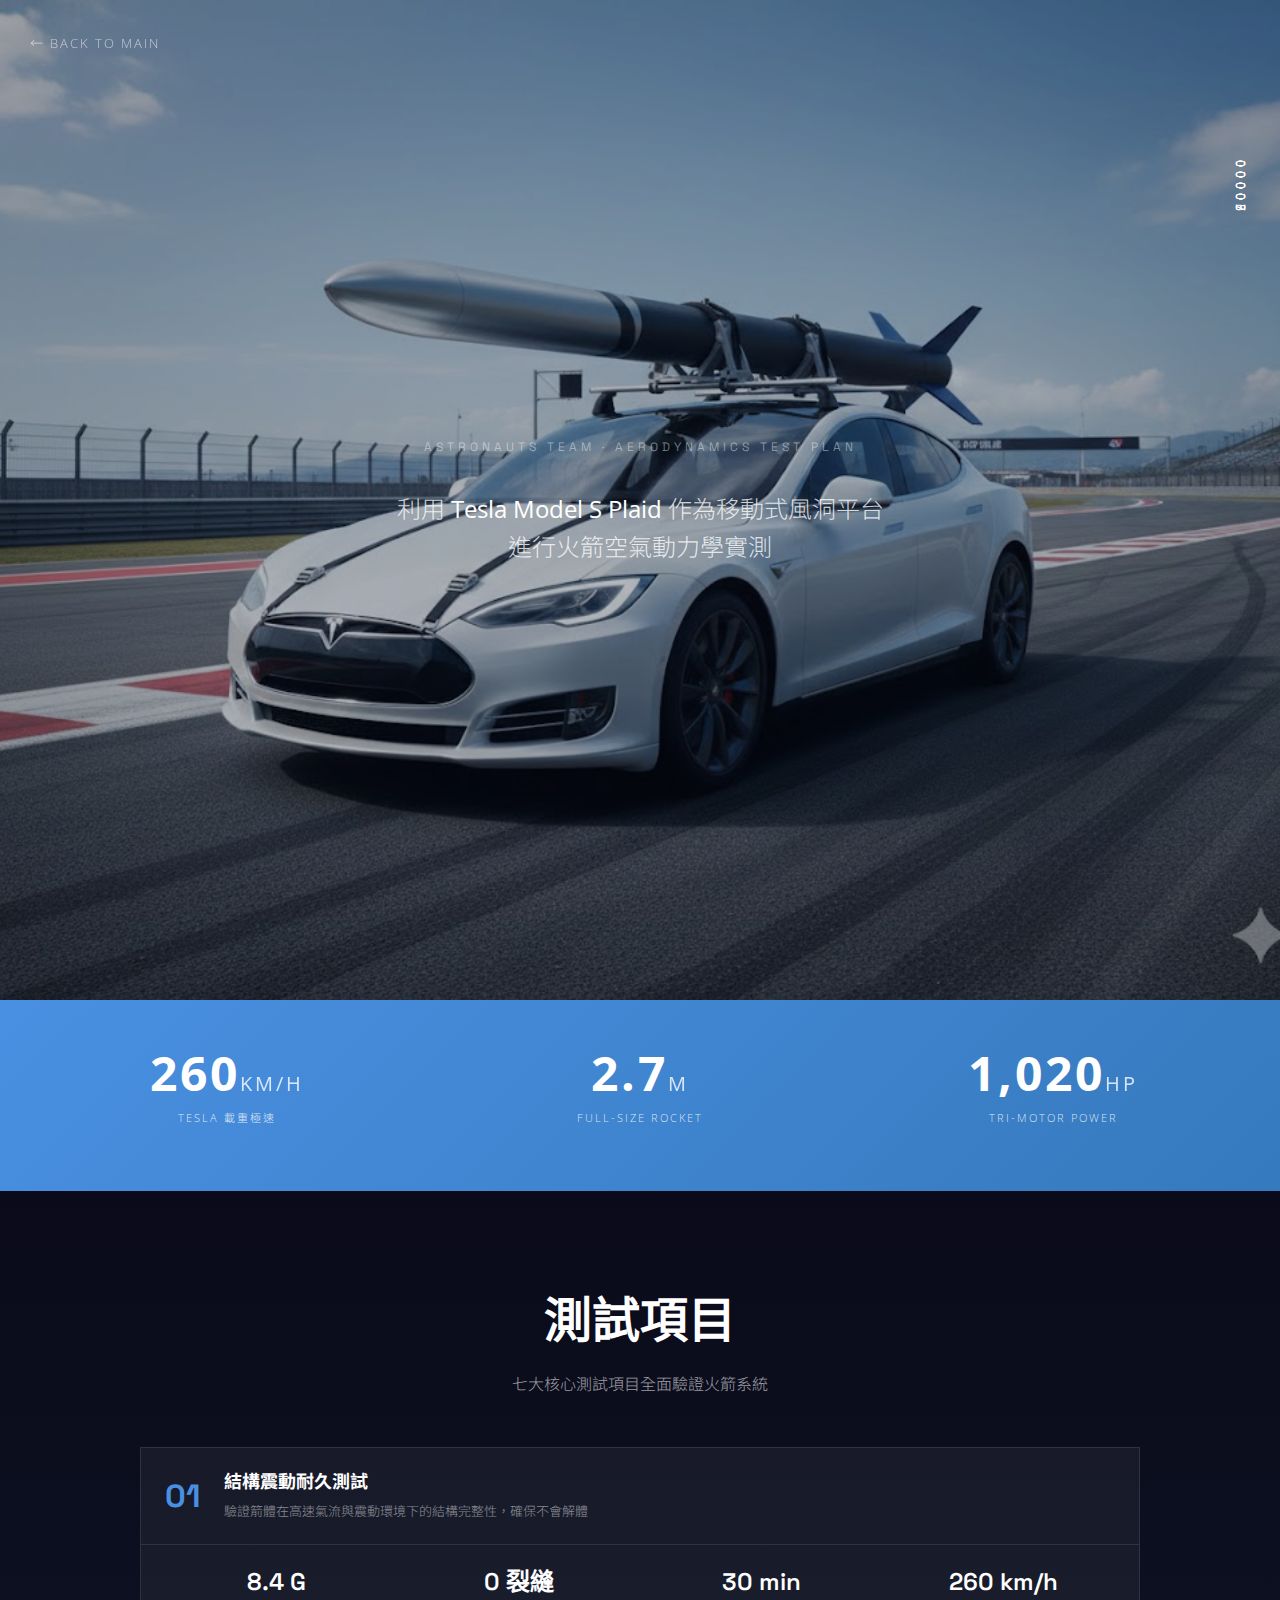
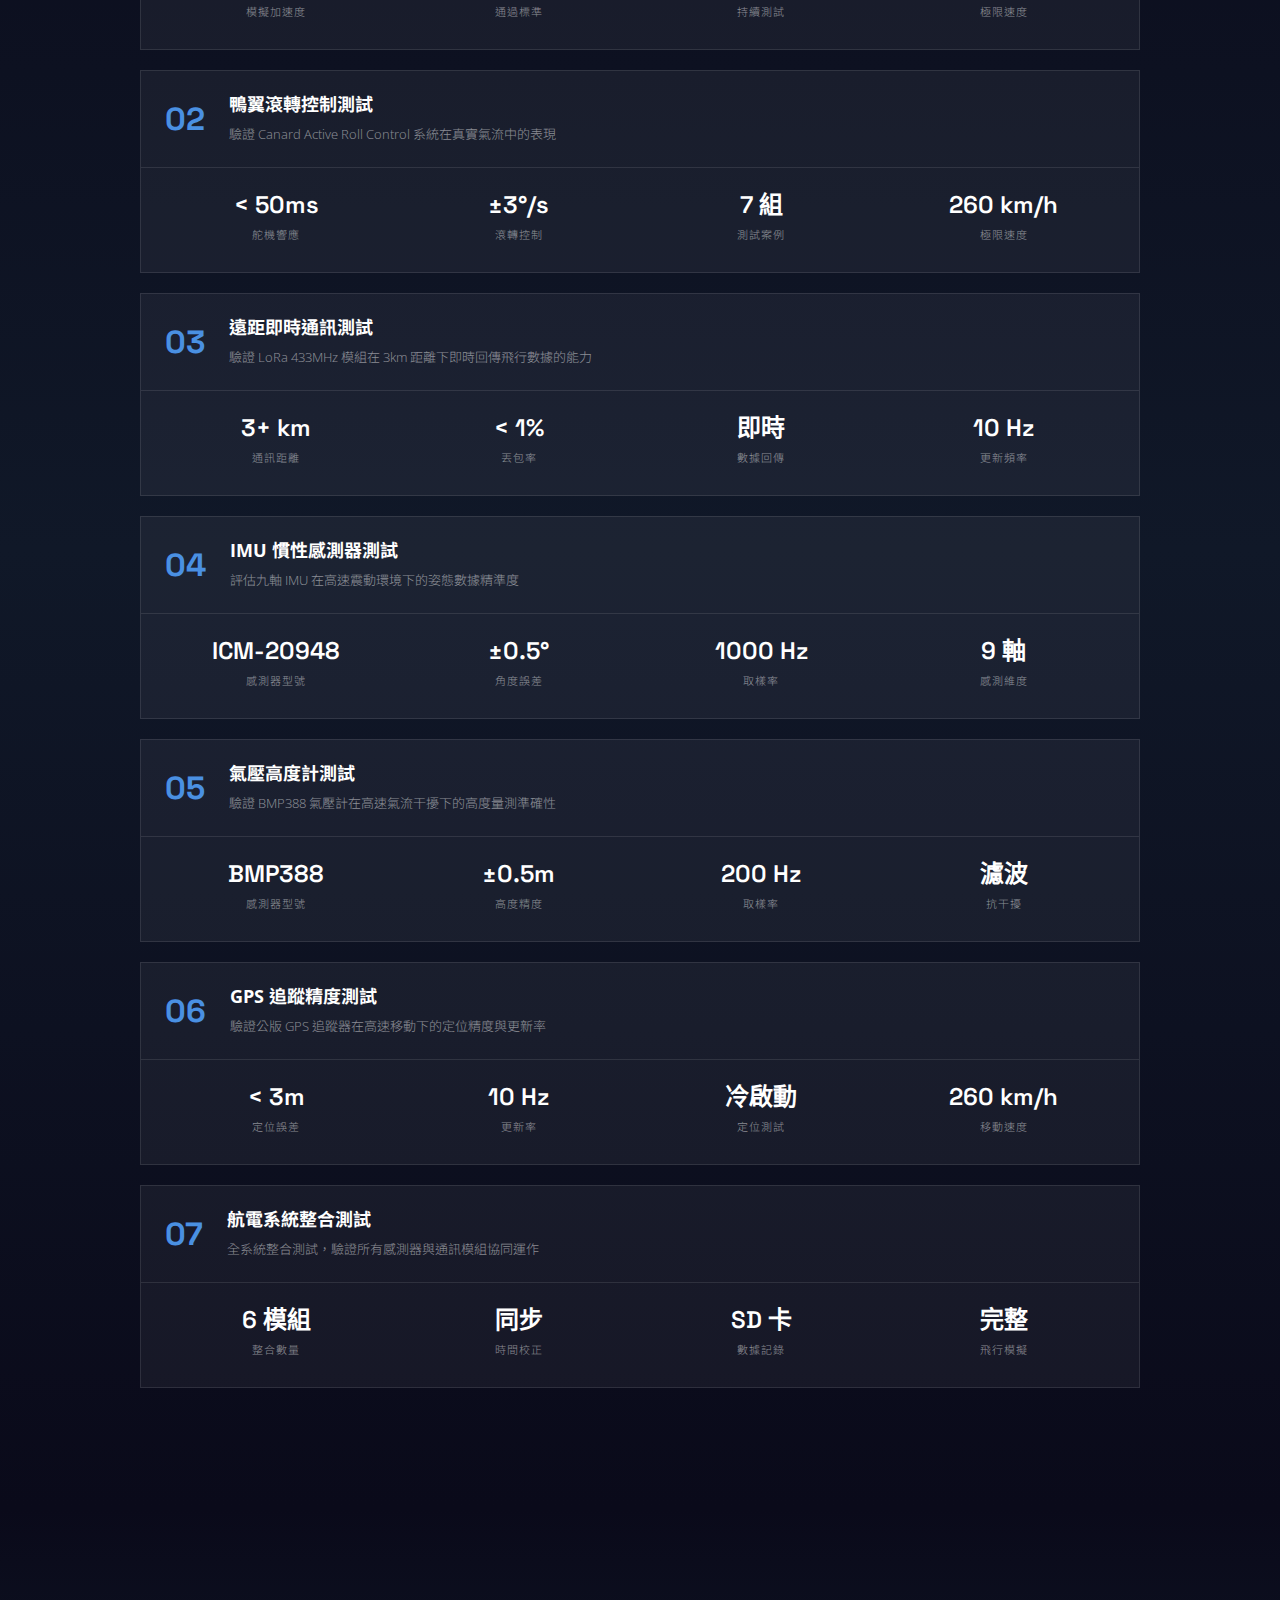
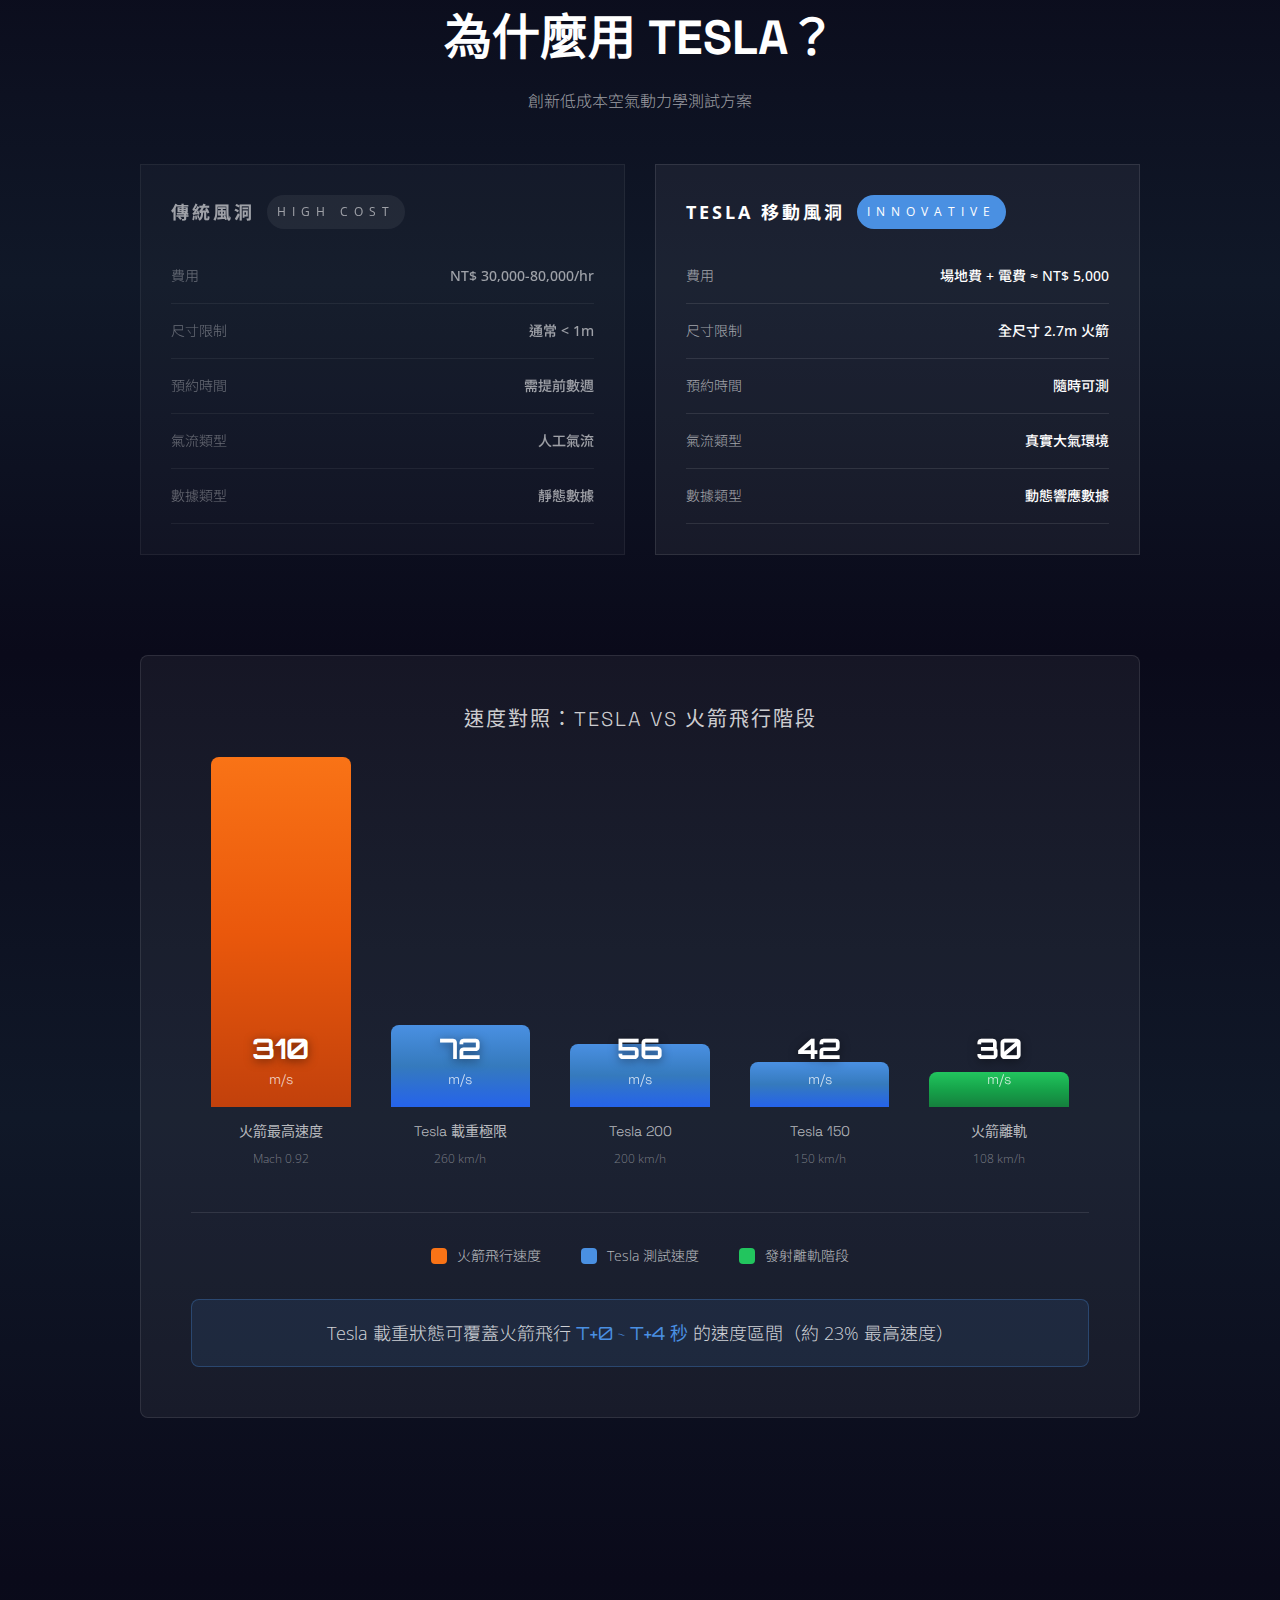
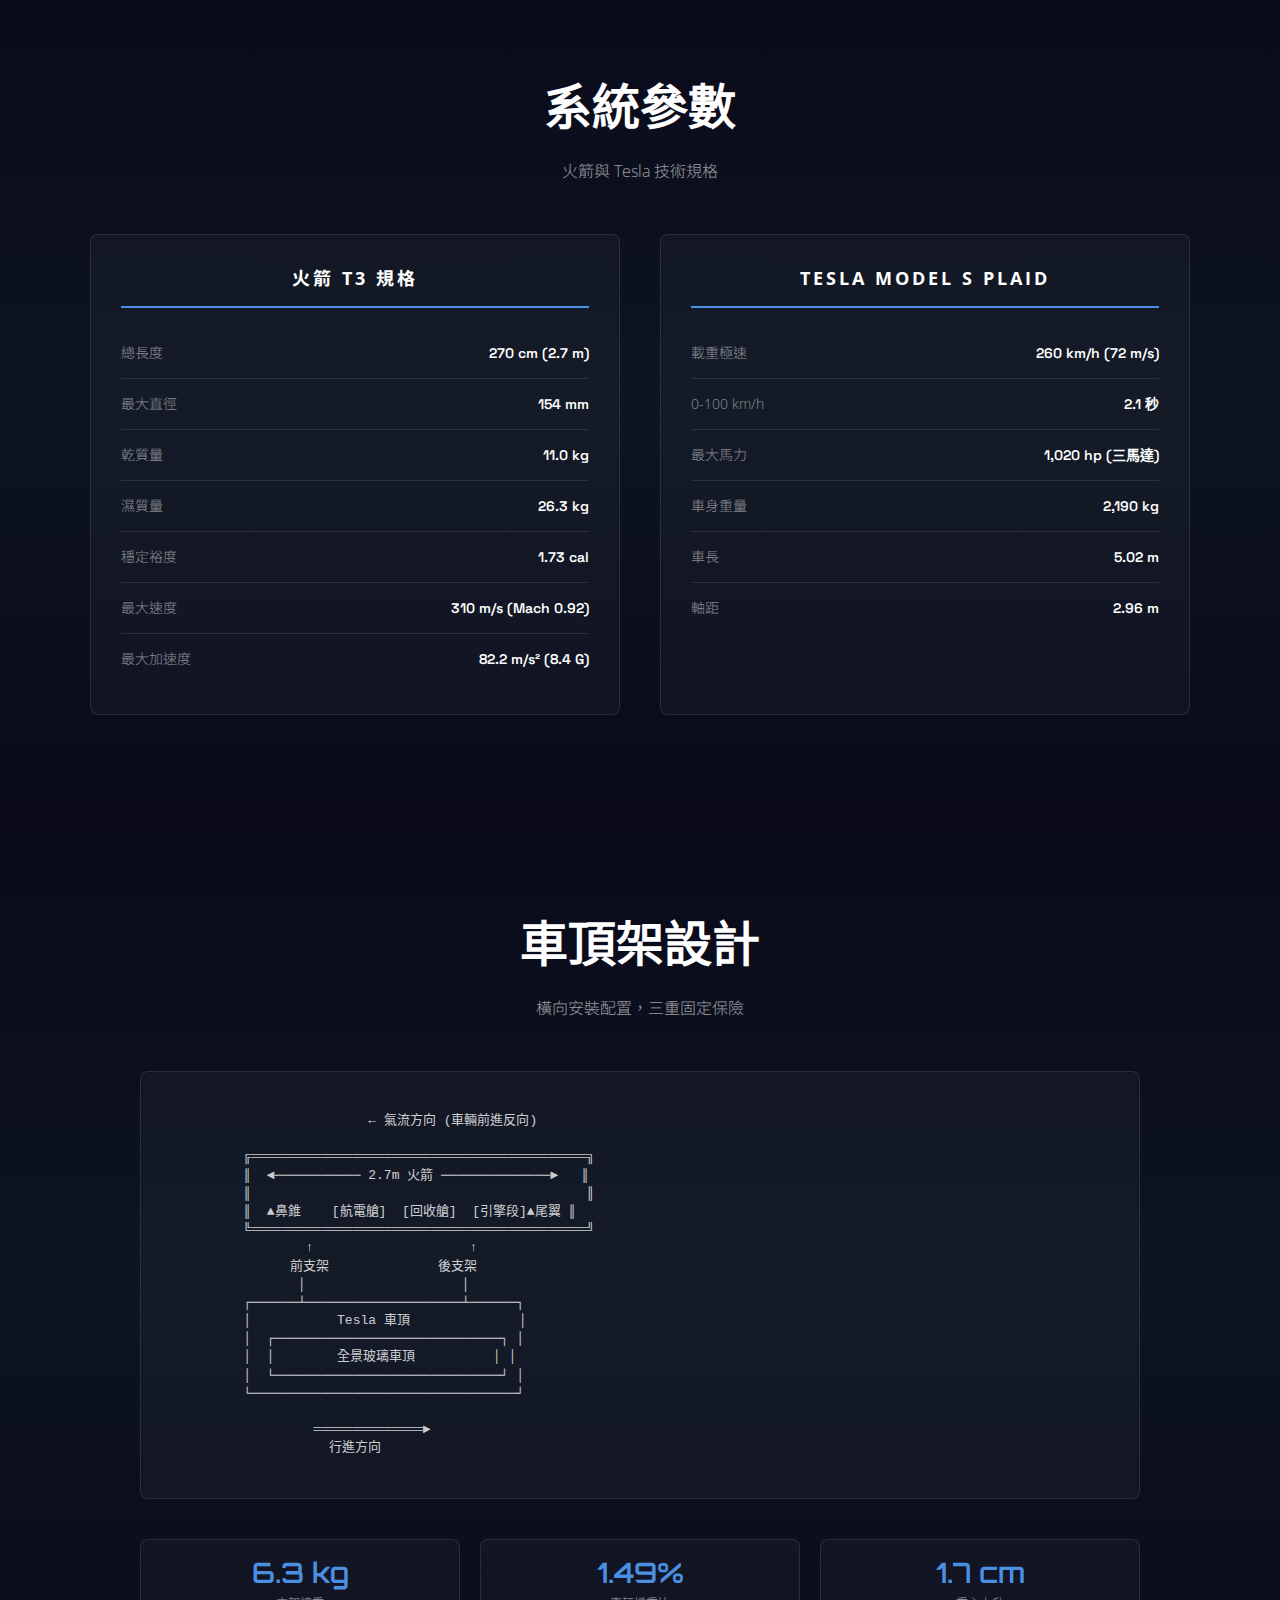
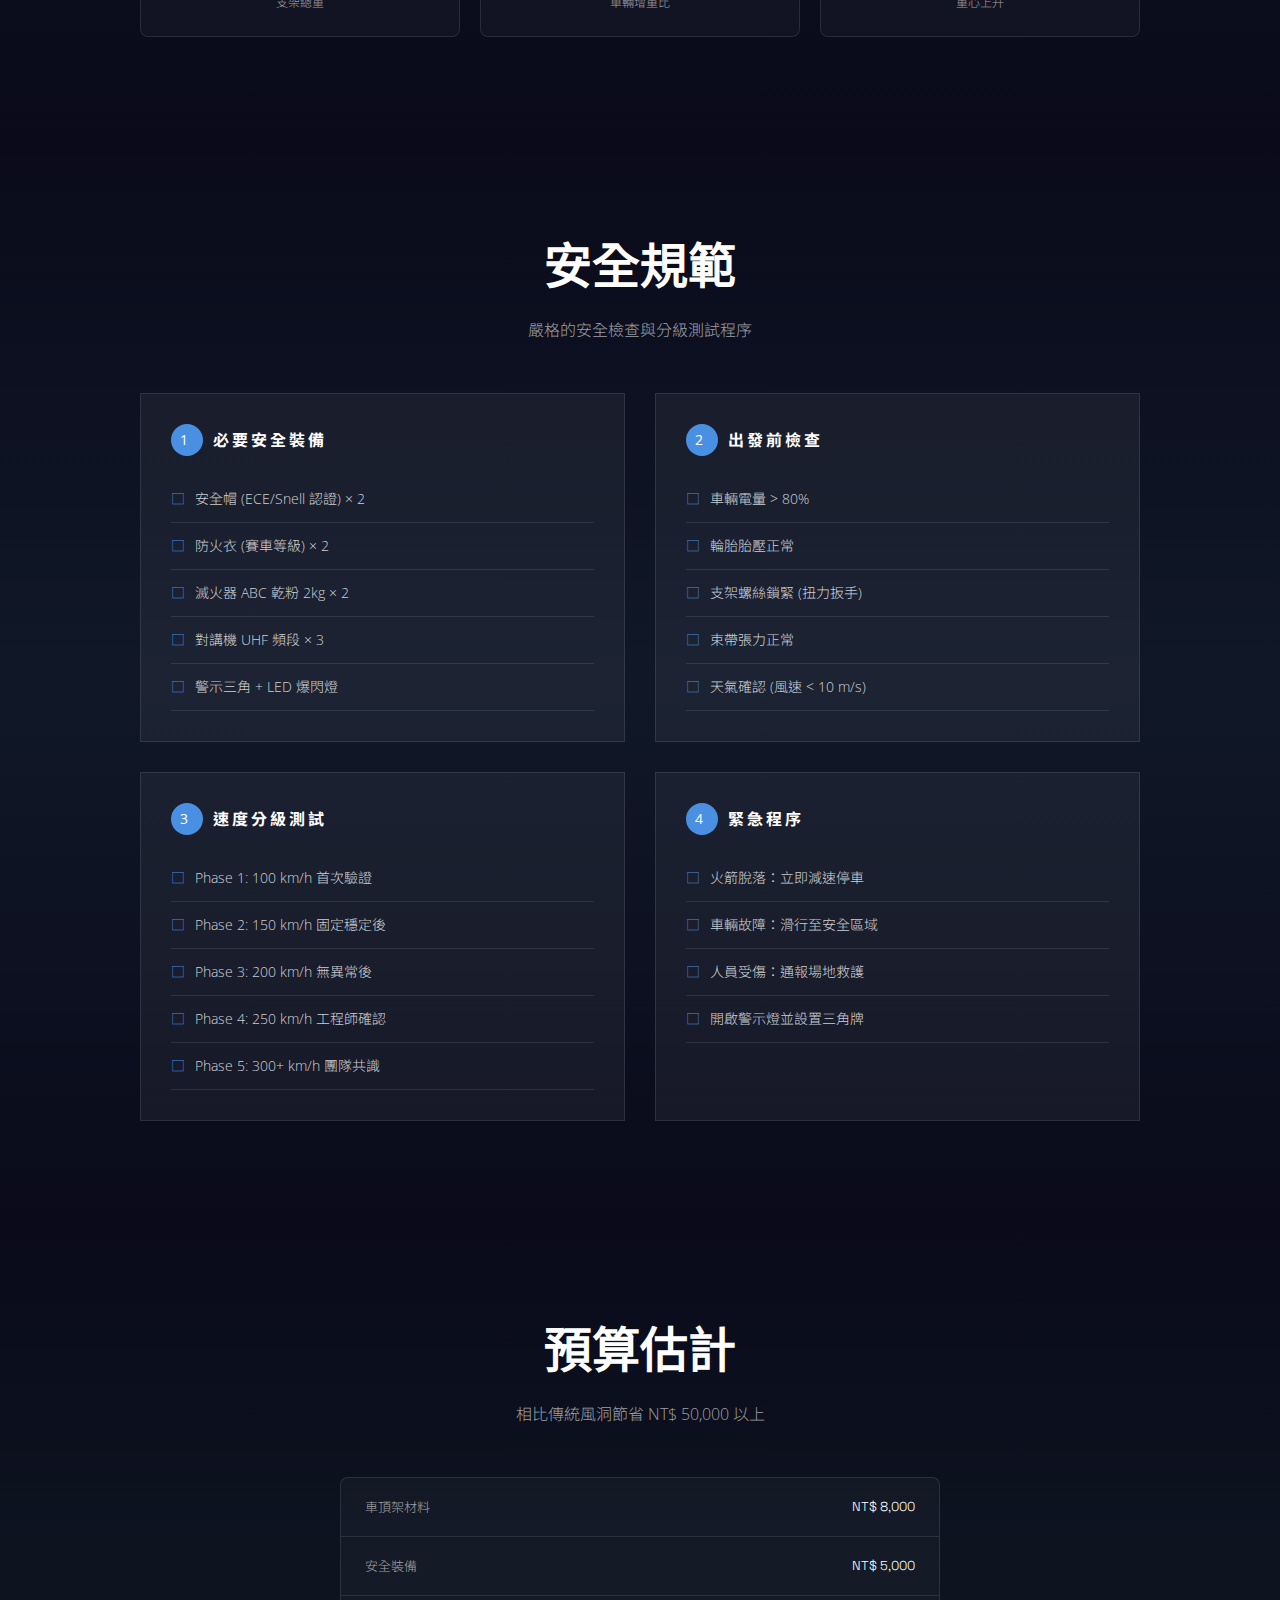
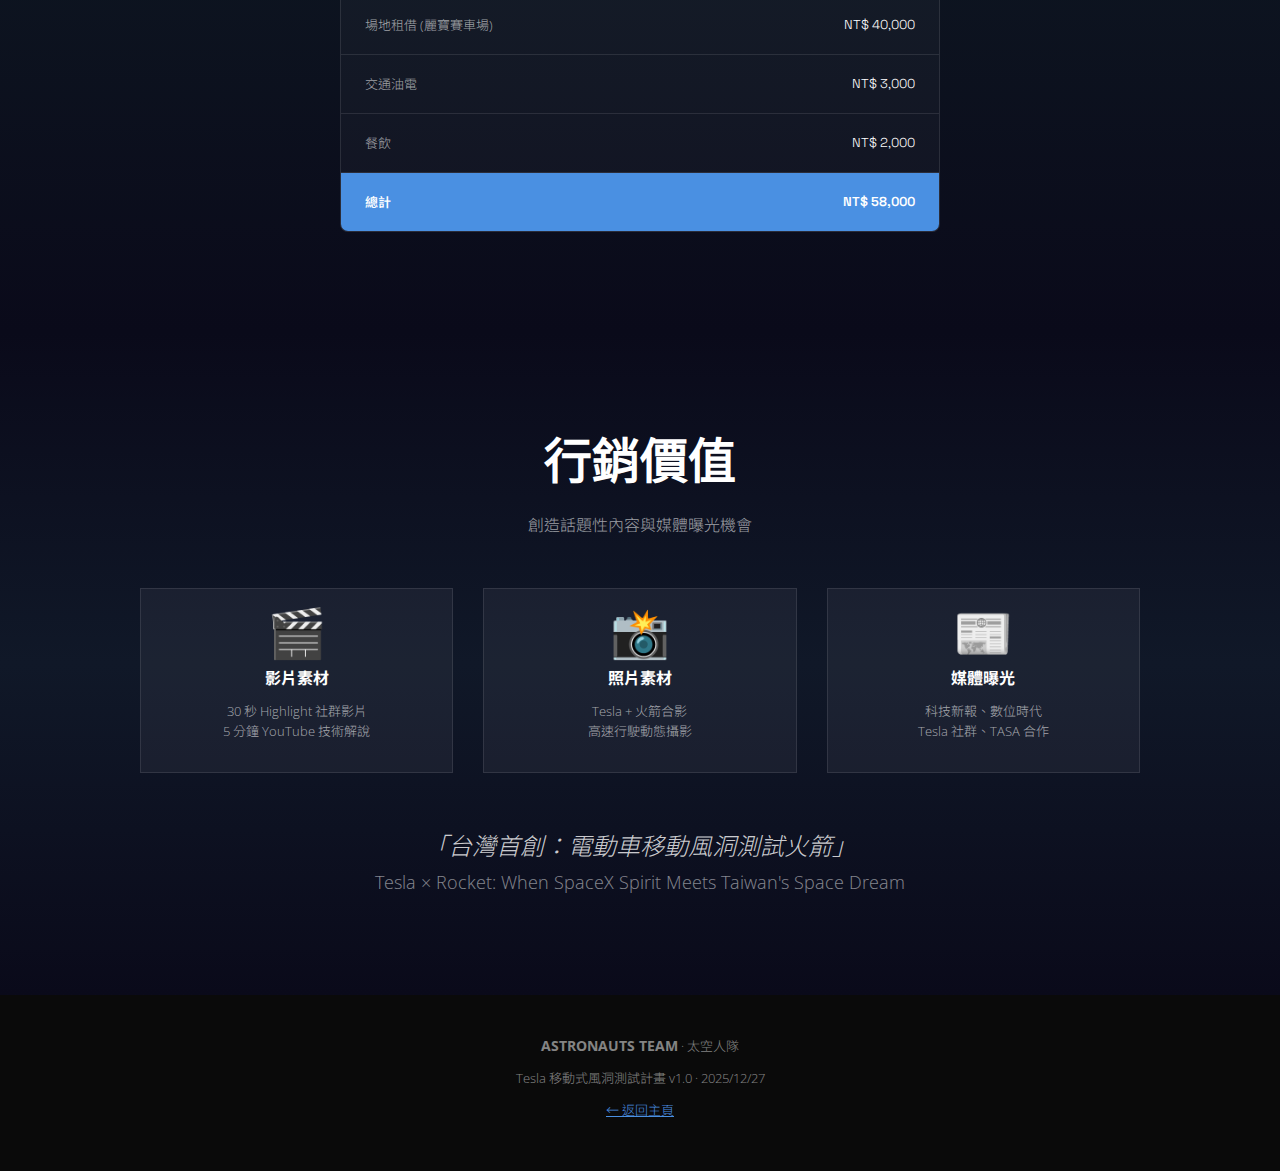
<file: techdetails/wind-tunnel.html>
<!DOCTYPE html>
<html lang="zh-TW">
<head>
    <meta charset="UTF-8">
    <title>Tesla 移動式風洞測試 | ASTRONAUTS</title>
    <meta name="description" content="太空人隊創新空氣動力學測試方案：利用 Tesla Model S Plaid 進行火箭高速氣流測試">
    <meta name="viewport" content="width=device-width, initial-scale=1.0, maximum-scale=1.0, user-scalable=0">

    <link href="https://fonts.googleapis.com/css2?family=Space+Grotesk:wght@300;400;500;600;700&family=Orbitron:wght@400;500;600;700;800;900&family=Open+Sans:wght@300;400;600;700&family=Noto+Sans+TC:wght@300;400;500;700&display=swap" rel="stylesheet">
    <link rel="stylesheet" href="./Brandon Johnson Planetary Scientist _ Brand-On Johns-On_files/main.css">

    <style>
        /* Reset */
        *, *::before, *::after {
            box-sizing: border-box;
            margin: 0;
            padding: 0;
        }

        html, body {
            width: 100%;
            min-height: 100vh;
        }

        :root {
            --accent: #4A90E2;
            --accent-orange: #F5A623;
            --accent-green: #7ED321;
            --dark: #1a1a2e;
            --light: #f5f5f5;
        }

        body {
            font-family: 'Open Sans', 'Noto Sans TC', sans-serif;
            background: #0a0a0a;
        }

        /* Stars */
        .stars {
            position: fixed;
            top: 0;
            left: 0;
            width: 100%;
            height: 100%;
            pointer-events: none;
            z-index: 0;
            background-image:
                radial-gradient(2px 2px at 20px 30px, rgba(255,255,255,0.3), transparent),
                radial-gradient(2px 2px at 40px 70px, rgba(255,255,255,0.2), transparent),
                radial-gradient(1px 1px at 90px 40px, rgba(255,255,255,0.4), transparent),
                radial-gradient(2px 2px at 160px 120px, rgba(255,255,255,0.3), transparent),
                radial-gradient(1px 1px at 230px 80px, rgba(255,255,255,0.2), transparent),
                radial-gradient(2px 2px at 300px 150px, rgba(255,255,255,0.25), transparent),
                radial-gradient(1px 1px at 370px 50px, rgba(255,255,255,0.35), transparent),
                radial-gradient(2px 2px at 450px 180px, rgba(255,255,255,0.2), transparent);
            background-size: 500px 200px;
            animation: twinkle 8s ease-in-out infinite;
        }

        @keyframes twinkle {
            0%, 100% { opacity: 0.5; }
            50% { opacity: 1; }
        }

        /* Hero */
        .hero {
            background: linear-gradient(180deg, #0a0a1a 0%, #0f1629 50%, #0a0a1a 100%);
            overflow: hidden;
        }

        .hero::before {
            content: '';
            position: absolute;
            top: 0;
            left: 0;
            right: 0;
            bottom: 0;
            background: url('img/unnamed.jpg') center center / cover;
            opacity: 0.7;
            z-index: 0;
        }

        /* Back Link */
        .back-link {
            position: fixed;
            top: 30px;
            left: 30px;
            z-index: 100;
            color: rgba(255,255,255,0.6);
            text-decoration: none;
            font-size: 13px;
            letter-spacing: 2px;
            transition: color 0.3s;
        }

        .back-link:hover {
            color: #fff;
        }

        /* Stats Banner */
        .stats-banner {
            background: linear-gradient(135deg, #4A90E2 0%, #357ABD 100%);
            padding: 60px 40px;
        }

        .stats-grid {
            max-width: 1200px;
            margin: 0 auto;
            display: grid;
            grid-template-columns: repeat(4, 1fr);
            gap: 40px;
            text-align: center;
        }

        .stat-item h3 {
            font-size: 48px;
            font-weight: 700;
            color: #fff;
            margin-bottom: 8px;
        }

        .stat-item h3 small {
            font-size: 20px;
            font-weight: 400;
            opacity: 0.8;
        }

        .stat-item p {
            font-size: 11px;
            letter-spacing: 2px;
            text-transform: uppercase;
            color: rgba(255,255,255,0.8);
        }

        /* Section Base */
        .section {
            padding: 100px 40px;
        }

        .section h2 {
            font-family: 'Space Grotesk', sans-serif;
            font-size: 48px;
            margin-bottom: 20px;
        }

        .section .subtitle {
            font-size: 16px;
            margin-bottom: 50px;
            max-width: 700px;
        }

        /* Dark Section */
        .section-dark {
            background: linear-gradient(180deg, #0a0a1a 0%, #101828 50%, #0a0a1a 100%);
            color: #fff;
        }

        .section-dark h2 {
            color: #fff;
            font-family: 'Space Grotesk', sans-serif;
        }

        .section-dark .subtitle {
            color: rgba(255,255,255,0.6);
        }

        /* Light Section - now also dark */
        .section-light {
            background: linear-gradient(180deg, #0a0a1a 0%, #0d1420 50%, #0a0a1a 100%);
            color: #fff;
        }

        .section-light h2 {
            color: #fff;
            font-family: 'Space Grotesk', sans-serif;
        }

        .section-light .subtitle {
            color: rgba(255,255,255,0.6);
        }

        /* Value Comparison */
        .value-grid {
            display: grid;
            grid-template-columns: repeat(2, 1fr);
            gap: 30px;
            max-width: 1000px;
            margin: 0 auto;
        }

        .value-card {
            background: rgba(255,255,255,0.05);
            border: 1px solid rgba(255,255,255,0.1);
            padding: 30px;
        }

        .value-card.traditional {
            opacity: 0.6;
        }

        .value-card h3 {
            font-size: 18px;
            color: #fff;
            margin-bottom: 20px;
            display: flex;
            align-items: center;
            gap: 12px;
        }

        .value-card h3 span {
            font-size: 12px;
            padding: 4px 10px;
            border-radius: 20px;
            background: rgba(255,255,255,0.1);
        }

        .value-card.tesla h3 span {
            background: var(--accent);
        }

        .value-list {
            list-style: none;
            padding: 0;
            margin: 0;
        }

        .value-list li {
            display: flex;
            justify-content: space-between;
            padding: 14px 0;
            border-bottom: 1px solid rgba(255,255,255,0.1);
            font-size: 14px;
        }

        .value-list .label {
            color: rgba(255,255,255,0.6);
        }

        .value-list .value {
            color: #fff;
            font-weight: 500;
        }

        /* Specs Grid */
        .specs-grid {
            display: grid;
            grid-template-columns: repeat(2, 1fr);
            gap: 40px;
            max-width: 1100px;
            margin: 0 auto;
        }

        .specs-box {
            background: rgba(255,255,255,0.03);
            border: 1px solid rgba(255,255,255,0.1);
            border-radius: 8px;
            padding: 30px;
        }

        .specs-box h3 {
            font-size: 18px;
            color: #fff;
            margin-bottom: 20px;
            padding-bottom: 15px;
            border-bottom: 2px solid var(--accent);
        }

        .specs-row {
            display: flex;
            justify-content: space-between;
            padding: 12px 0;
            border-bottom: 1px solid rgba(255,255,255,0.1);
            font-size: 14px;
        }

        .specs-row:last-child {
            border-bottom: none;
        }

        .specs-row .label {
            color: rgba(255,255,255,0.5);
        }

        .specs-row .value {
            color: #fff;
            font-weight: 600;
            font-family: 'Space Grotesk', sans-serif;
        }

        /* Chart Section */
        .chart-container {
            max-width: 1000px;
            margin: 0 auto 60px;
            background: rgba(255,255,255,0.05);
            border: 1px solid rgba(255,255,255,0.1);
            border-radius: 8px;
            padding: 50px;
        }

        .chart-title {
            font-family: 'Space Grotesk', sans-serif;
            font-size: 20px;
            letter-spacing: 2px;
            color: rgba(255,255,255,0.8);
            margin-bottom: 40px;
            text-transform: uppercase;
            text-align: center;
        }

        .velocity-comparison {
            display: flex;
            align-items: flex-end;
            justify-content: center;
            gap: 40px;
            height: 400px;
            padding: 0 20px;
        }

        .velocity-bar {
            display: flex;
            flex-direction: column;
            align-items: center;
            flex: 1;
            max-width: 140px;
        }

        .velocity-bar .bar {
            width: 100%;
            border-radius: 8px 8px 0 0;
            position: relative;
            display: flex;
            flex-direction: column;
            justify-content: flex-end;
            align-items: center;
            padding-bottom: 15px;
            transition: all 0.3s ease;
        }

        .velocity-bar .bar:hover {
            transform: scaleY(1.02);
            filter: brightness(1.1);
        }

        .velocity-bar.rocket .bar {
            background: linear-gradient(180deg, #f97316 0%, #ea580c 50%, #c2410c 100%);
            height: 350px;
        }

        .velocity-bar.tesla-max .bar {
            background: linear-gradient(180deg, #4A90E2 0%, #357ABD 50%, #2563eb 100%);
            height: 82px;
        }

        .velocity-bar.tesla-250 .bar {
            background: linear-gradient(180deg, #4A90E2 0%, #357ABD 50%, #2563eb 100%);
            height: 63px;
        }

        .velocity-bar.tesla-200 .bar {
            background: linear-gradient(180deg, #4A90E2 0%, #357ABD 50%, #2563eb 100%);
            height: 45px;
        }

        .velocity-bar.launch .bar {
            background: linear-gradient(180deg, #22c55e 0%, #16a34a 50%, #15803d 100%);
            height: 35px;
        }

        .velocity-bar .speed {
            font-family: 'Orbitron', sans-serif;
            font-size: 28px;
            font-weight: 700;
            color: #fff;
            text-shadow: 0 2px 10px rgba(0,0,0,0.5);
        }

        .velocity-bar .unit {
            font-family: 'Space Grotesk', sans-serif;
            font-size: 14px;
            color: rgba(255,255,255,0.8);
            margin-top: 4px;
        }

        .velocity-bar .label {
            font-family: 'Space Grotesk', sans-serif;
            font-size: 14px;
            color: rgba(255,255,255,0.7);
            margin-top: 15px;
            text-align: center;
            line-height: 1.4;
        }

        .velocity-bar .sublabel {
            font-size: 12px;
            color: rgba(255,255,255,0.4);
            margin-top: 4px;
        }

        .chart-legend {
            display: flex;
            justify-content: center;
            gap: 40px;
            margin-top: 40px;
            padding-top: 30px;
            border-top: 1px solid rgba(255,255,255,0.1);
        }

        .legend-item {
            display: flex;
            align-items: center;
            gap: 10px;
            font-size: 14px;
            color: rgba(255,255,255,0.7);
        }

        .legend-dot {
            width: 16px;
            height: 16px;
            border-radius: 4px;
        }

        .legend-dot.rocket { background: #f97316; }
        .legend-dot.tesla { background: #4A90E2; }
        .legend-dot.launch { background: #22c55e; }

        .test-coverage {
            text-align: center;
            margin-top: 30px;
            padding: 20px;
            background: rgba(74,144,226,0.1);
            border: 1px solid rgba(74,144,226,0.3);
            border-radius: 8px;
        }

        .test-coverage p {
            font-size: 18px;
            color: rgba(255,255,255,0.8);
        }

        .test-coverage strong {
            color: var(--accent);
            font-family: 'Orbitron', sans-serif;
        }

        /* Test Matrix */
        .test-matrix {
            max-width: 1000px;
            margin: 0 auto;
        }

        .test-card {
            background: rgba(255,255,255,0.05);
            border: 1px solid rgba(255,255,255,0.1);
            margin-bottom: 20px;
            transition: border-color 0.3s;
        }

        .test-card:hover {
            border-color: var(--accent);
        }

        .test-card-header {
            display: flex;
            align-items: center;
            padding: 20px 24px;
            border-bottom: 1px solid rgba(255,255,255,0.1);
        }

        .test-number {
            font-family: 'Space Grotesk', sans-serif;
            font-size: 32px;
            font-weight: 700;
            color: var(--accent);
            margin-right: 24px;
        }

        .test-info h4 {
            font-size: 18px;
            color: #fff;
            margin-bottom: 4px;
        }

        .test-info p {
            font-size: 13px;
            color: rgba(255,255,255,0.5);
        }

        .test-card-body {
            padding: 24px;
            display: grid;
            grid-template-columns: repeat(4, 1fr);
            gap: 20px;
        }

        .test-metric {
            text-align: center;
        }

        .test-metric .value {
            font-family: 'Space Grotesk', sans-serif;
            font-size: 24px;
            font-weight: 600;
            color: #fff;
            margin-bottom: 4px;
        }

        .test-metric .label {
            font-size: 11px;
            letter-spacing: 1px;
            color: rgba(255,255,255,0.5);
            text-transform: uppercase;
        }

        /* Mount Design */
        .mount-section {
            max-width: 1000px;
            margin: 0 auto;
        }

        .mount-visual {
            background: rgba(255,255,255,0.03);
            border: 1px solid rgba(255,255,255,0.1);
            border-radius: 8px;
            padding: 40px;
            margin-bottom: 40px;
            font-family: monospace;
            color: rgba(255,255,255,0.8);
            white-space: pre;
            line-height: 1.4;
            overflow-x: auto;
        }

        .mount-specs {
            display: grid;
            grid-template-columns: repeat(3, 1fr);
            gap: 20px;
        }

        .mount-spec-item {
            background: rgba(255,255,255,0.03);
            border: 1px solid rgba(255,255,255,0.1);
            padding: 20px;
            border-radius: 8px;
            text-align: center;
        }

        .mount-spec-item .value {
            font-family: 'Orbitron', sans-serif;
            font-size: 28px;
            font-weight: 600;
            color: var(--accent);
            margin-bottom: 4px;
        }

        .mount-spec-item .label {
            font-size: 12px;
            color: rgba(255,255,255,0.6);
        }

        /* Safety */
        .safety-grid {
            display: grid;
            grid-template-columns: repeat(2, 1fr);
            gap: 30px;
            max-width: 1000px;
            margin: 0 auto;
        }

        .safety-card {
            background: rgba(255,255,255,0.05);
            border: 1px solid rgba(255,255,255,0.1);
            padding: 30px;
        }

        .safety-card h3 {
            font-size: 16px;
            color: #fff;
            margin-bottom: 20px;
            display: flex;
            align-items: center;
            gap: 10px;
        }

        .safety-card h3 .icon {
            width: 32px;
            height: 32px;
            background: var(--accent);
            border-radius: 50%;
            display: flex;
            align-items: center;
            justify-content: center;
            font-size: 14px;
        }

        .safety-list {
            list-style: none;
            padding: 0;
            margin: 0;
        }

        .safety-list li {
            padding: 10px 0;
            border-bottom: 1px solid rgba(255,255,255,0.1);
            font-size: 14px;
            color: rgba(255,255,255,0.8);
            display: flex;
            align-items: center;
            gap: 10px;
        }

        .safety-list li::before {
            content: '□';
            color: var(--accent);
        }

        /* Budget */
        .budget-table {
            max-width: 600px;
            margin: 0 auto;
            background: rgba(255,255,255,0.03);
            border: 1px solid rgba(255,255,255,0.1);
            border-radius: 8px;
            overflow: hidden;
        }

        .budget-row {
            display: flex;
            justify-content: space-between;
            padding: 16px 24px;
            border-bottom: 1px solid rgba(255,255,255,0.1);
        }

        .budget-row:last-child {
            border-bottom: none;
            background: var(--accent);
            color: #fff;
            font-weight: 600;
        }

        .budget-row .label {
            color: rgba(255,255,255,0.6);
        }

        .budget-row .value {
            color: #fff;
            font-family: 'Space Grotesk', sans-serif;
        }

        .budget-row:last-child .label,
        .budget-row:last-child .value {
            color: #fff;
        }

        /* Marketing */
        .marketing-grid {
            display: grid;
            grid-template-columns: repeat(3, 1fr);
            gap: 30px;
            max-width: 1000px;
            margin: 0 auto;
        }

        .marketing-card {
            background: rgba(255,255,255,0.05);
            border: 1px solid rgba(255,255,255,0.1);
            padding: 30px;
            text-align: center;
        }

        .marketing-card .icon {
            font-size: 48px;
            margin-bottom: 20px;
        }

        .marketing-card h4 {
            font-size: 16px;
            color: #fff;
            margin-bottom: 10px;
        }

        .marketing-card p {
            font-size: 13px;
            color: rgba(255,255,255,0.6);
            line-height: 1.6;
        }

        /* Footer */
        .footer {
            background: #0a0a0a;
            padding: 40px;
            text-align: center;
        }

        .footer p {
            color: rgba(255,255,255,0.5);
            font-size: 13px;
            margin-bottom: 10px;
        }

        .footer a {
            color: var(--accent);
        }

        /* Responsive */
        @media (max-width: 1024px) {
            .stats-grid,
            .specs-grid,
            .safety-grid,
            .marketing-grid {
                grid-template-columns: 1fr;
            }

            .value-grid {
                grid-template-columns: 1fr;
            }

            .test-card-body {
                grid-template-columns: repeat(2, 1fr);
            }

            .mount-specs {
                grid-template-columns: 1fr;
            }
        }

        @media (max-width: 768px) {
            .hero h1 {
                font-size: 36px;
            }

            .section h2 {
                font-size: 32px;
            }

            .stat-item h3 {
                font-size: 32px;
            }

            .test-card-body {
                grid-template-columns: 1fr;
            }
        }
    </style>
</head>

<body class="loaded">

    <div class="stars"></div>

    <a href="index.html" class="back-link">&larr; BACK TO MAIN</a>

    <!-- ========== HERO ========== -->
    <header class="hero" style="display: flex; flex-direction: column; align-items: center; justify-content: center; min-height: 100vh; position: relative;">
        <div style="position: relative; z-index: 1; text-align: center; padding: 80px 40px; display: flex; flex-direction: column; align-items: center; gap: 30px;">
            <div style="font-family: 'Space Grotesk', sans-serif; color: rgba(255,255,255,0.5); font-size: 12px; letter-spacing: 4px; text-transform: uppercase;">Astronauts Team · Aerodynamics Test Plan</div>
            <h1 style="font-family: 'Orbitron', sans-serif; font-size: 56px; font-weight: 700; letter-spacing: 8px; line-height: 1.2; margin: 0; color: #fff; text-align: center;"><span style="color: #4A90E2;">TESLA</span><br>WIND TUNNEL</h1>
            <p style="color: rgba(255,255,255,0.8); font-size: 24px; margin: 0; line-height: 1.6; text-align: center;">
                利用 <strong style="color: #fff;">Tesla Model S Plaid</strong> 作為移動式風洞平台<br>
                進行火箭空氣動力學實測
            </p>
        </div>
    </header>

    <div id="viewport">

        <!-- ========== STATS ========== -->
        <div class="stats-banner">
            <div class="stats-grid" style="grid-template-columns: repeat(3, 1fr);">
                <div class="stat-item">
                    <h3>260<small>km/h</small></h3>
                    <p>Tesla 載重極速</p>
                </div>
                <div class="stat-item">
                    <h3>2.7<small>m</small></h3>
                    <p>Full-Size Rocket</p>
                </div>
                <div class="stat-item">
                    <h3>1,020<small>hp</small></h3>
                    <p>Tri-Motor Power</p>
                </div>
            </div>
        </div>

        <!-- ========== TEST ITEMS ========== -->
        <section class="section section-dark">
            <div class="number">00002</div>
            <h2 style="text-align: center;">測試項目</h2>
            <p class="subtitle" style="text-align: center; margin: 0 auto 50px;">
                七大核心測試項目全面驗證火箭系統
            </p>

            <div class="test-matrix">
                <div class="test-card">
                    <div class="test-card-header">
                        <div class="test-number">01</div>
                        <div class="test-info">
                            <h4>結構震動耐久測試</h4>
                            <p>驗證箭體在高速氣流與震動環境下的結構完整性，確保不會解體</p>
                        </div>
                    </div>
                    <div class="test-card-body">
                        <div class="test-metric">
                            <div class="value">8.4 G</div>
                            <div class="label">模擬加速度</div>
                        </div>
                        <div class="test-metric">
                            <div class="value">0 裂縫</div>
                            <div class="label">通過標準</div>
                        </div>
                        <div class="test-metric">
                            <div class="value">30 min</div>
                            <div class="label">持續測試</div>
                        </div>
                        <div class="test-metric">
                            <div class="value">260 km/h</div>
                            <div class="label">極限速度</div>
                        </div>
                    </div>
                </div>

                <div class="test-card">
                    <div class="test-card-header">
                        <div class="test-number">02</div>
                        <div class="test-info">
                            <h4>鴨翼滾轉控制測試</h4>
                            <p>驗證 Canard Active Roll Control 系統在真實氣流中的表現</p>
                        </div>
                    </div>
                    <div class="test-card-body">
                        <div class="test-metric">
                            <div class="value">&lt; 50ms</div>
                            <div class="label">舵機響應</div>
                        </div>
                        <div class="test-metric">
                            <div class="value">±3°/s</div>
                            <div class="label">滾轉控制</div>
                        </div>
                        <div class="test-metric">
                            <div class="value">7 組</div>
                            <div class="label">測試案例</div>
                        </div>
                        <div class="test-metric">
                            <div class="value">260 km/h</div>
                            <div class="label">極限速度</div>
                        </div>
                    </div>
                </div>

                <div class="test-card">
                    <div class="test-card-header">
                        <div class="test-number">03</div>
                        <div class="test-info">
                            <h4>遠距即時通訊測試</h4>
                            <p>驗證 LoRa 433MHz 模組在 3km 距離下即時回傳飛行數據的能力</p>
                        </div>
                    </div>
                    <div class="test-card-body">
                        <div class="test-metric">
                            <div class="value">3+ km</div>
                            <div class="label">通訊距離</div>
                        </div>
                        <div class="test-metric">
                            <div class="value">&lt; 1%</div>
                            <div class="label">丟包率</div>
                        </div>
                        <div class="test-metric">
                            <div class="value">即時</div>
                            <div class="label">數據回傳</div>
                        </div>
                        <div class="test-metric">
                            <div class="value">10 Hz</div>
                            <div class="label">更新頻率</div>
                        </div>
                    </div>
                </div>

                <div class="test-card">
                    <div class="test-card-header">
                        <div class="test-number">04</div>
                        <div class="test-info">
                            <h4>IMU 慣性感測器測試</h4>
                            <p>評估九軸 IMU 在高速震動環境下的姿態數據精準度</p>
                        </div>
                    </div>
                    <div class="test-card-body">
                        <div class="test-metric">
                            <div class="value">ICM-20948</div>
                            <div class="label">感測器型號</div>
                        </div>
                        <div class="test-metric">
                            <div class="value">±0.5°</div>
                            <div class="label">角度誤差</div>
                        </div>
                        <div class="test-metric">
                            <div class="value">1000 Hz</div>
                            <div class="label">取樣率</div>
                        </div>
                        <div class="test-metric">
                            <div class="value">9 軸</div>
                            <div class="label">感測維度</div>
                        </div>
                    </div>
                </div>

                <div class="test-card">
                    <div class="test-card-header">
                        <div class="test-number">05</div>
                        <div class="test-info">
                            <h4>氣壓高度計測試</h4>
                            <p>驗證 BMP388 氣壓計在高速氣流干擾下的高度量測準確性</p>
                        </div>
                    </div>
                    <div class="test-card-body">
                        <div class="test-metric">
                            <div class="value">BMP388</div>
                            <div class="label">感測器型號</div>
                        </div>
                        <div class="test-metric">
                            <div class="value">±0.5m</div>
                            <div class="label">高度精度</div>
                        </div>
                        <div class="test-metric">
                            <div class="value">200 Hz</div>
                            <div class="label">取樣率</div>
                        </div>
                        <div class="test-metric">
                            <div class="value">濾波</div>
                            <div class="label">抗干擾</div>
                        </div>
                    </div>
                </div>

                <div class="test-card">
                    <div class="test-card-header">
                        <div class="test-number">06</div>
                        <div class="test-info">
                            <h4>GPS 追蹤精度測試</h4>
                            <p>驗證公版 GPS 追蹤器在高速移動下的定位精度與更新率</p>
                        </div>
                    </div>
                    <div class="test-card-body">
                        <div class="test-metric">
                            <div class="value">&lt; 3m</div>
                            <div class="label">定位誤差</div>
                        </div>
                        <div class="test-metric">
                            <div class="value">10 Hz</div>
                            <div class="label">更新率</div>
                        </div>
                        <div class="test-metric">
                            <div class="value">冷啟動</div>
                            <div class="label">定位測試</div>
                        </div>
                        <div class="test-metric">
                            <div class="value">260 km/h</div>
                            <div class="label">移動速度</div>
                        </div>
                    </div>
                </div>

                <div class="test-card">
                    <div class="test-card-header">
                        <div class="test-number">07</div>
                        <div class="test-info">
                            <h4>航電系統整合測試</h4>
                            <p>全系統整合測試，驗證所有感測器與通訊模組協同運作</p>
                        </div>
                    </div>
                    <div class="test-card-body">
                        <div class="test-metric">
                            <div class="value">6 模組</div>
                            <div class="label">整合數量</div>
                        </div>
                        <div class="test-metric">
                            <div class="value">同步</div>
                            <div class="label">時間校正</div>
                        </div>
                        <div class="test-metric">
                            <div class="value">SD 卡</div>
                            <div class="label">數據記錄</div>
                        </div>
                        <div class="test-metric">
                            <div class="value">完整</div>
                            <div class="label">飛行模擬</div>
                        </div>
                    </div>
                </div>
            </div>
        </section>

        <!-- ========== VALUE COMPARISON ========== -->
        <section class="section section-dark">
            <div class="number">00003</div>
            <h2 style="text-align: center;">為什麼用 Tesla？</h2>
            <p class="subtitle" style="text-align: center; margin: 0 auto 50px;">
                創新低成本空氣動力學測試方案
            </p>

            <div class="value-grid">
                <div class="value-card traditional">
                    <h3>傳統風洞 <span>HIGH COST</span></h3>
                    <ul class="value-list">
                        <li><span class="label">費用</span><span class="value">NT$ 30,000-80,000/hr</span></li>
                        <li><span class="label">尺寸限制</span><span class="value">通常 &lt; 1m</span></li>
                        <li><span class="label">預約時間</span><span class="value">需提前數週</span></li>
                        <li><span class="label">氣流類型</span><span class="value">人工氣流</span></li>
                        <li><span class="label">數據類型</span><span class="value">靜態數據</span></li>
                    </ul>
                </div>
                <div class="value-card tesla">
                    <h3>Tesla 移動風洞 <span>INNOVATIVE</span></h3>
                    <ul class="value-list">
                        <li><span class="label">費用</span><span class="value">場地費 + 電費 ≈ NT$ 5,000</span></li>
                        <li><span class="label">尺寸限制</span><span class="value">全尺寸 2.7m 火箭</span></li>
                        <li><span class="label">預約時間</span><span class="value">隨時可測</span></li>
                        <li><span class="label">氣流類型</span><span class="value">真實大氣環境</span></li>
                        <li><span class="label">數據類型</span><span class="value">動態響應數據</span></li>
                    </ul>
                </div>
            </div>
        </section>

        <!-- ========== VELOCITY CHART ========== -->
        <section class="section section-dark" style="padding-top: 0;">
            <div class="chart-container">
                <div class="chart-title">速度對照：Tesla vs 火箭飛行階段</div>

                <div class="velocity-comparison">
                    <div class="velocity-bar rocket">
                        <div class="bar">
                            <span class="speed">310</span>
                            <span class="unit">m/s</span>
                        </div>
                        <div class="label">火箭最高速度</div>
                        <div class="sublabel">Mach 0.92</div>
                    </div>

                    <div class="velocity-bar tesla-max">
                        <div class="bar">
                            <span class="speed">72</span>
                            <span class="unit">m/s</span>
                        </div>
                        <div class="label">Tesla 載重極限</div>
                        <div class="sublabel">260 km/h</div>
                    </div>

                    <div class="velocity-bar tesla-250">
                        <div class="bar">
                            <span class="speed">56</span>
                            <span class="unit">m/s</span>
                        </div>
                        <div class="label">Tesla 200</div>
                        <div class="sublabel">200 km/h</div>
                    </div>

                    <div class="velocity-bar tesla-200">
                        <div class="bar">
                            <span class="speed">42</span>
                            <span class="unit">m/s</span>
                        </div>
                        <div class="label">Tesla 150</div>
                        <div class="sublabel">150 km/h</div>
                    </div>

                    <div class="velocity-bar launch">
                        <div class="bar">
                            <span class="speed">30</span>
                            <span class="unit">m/s</span>
                        </div>
                        <div class="label">火箭離軌</div>
                        <div class="sublabel">108 km/h</div>
                    </div>
                </div>

                <div class="chart-legend">
                    <div class="legend-item">
                        <div class="legend-dot rocket"></div>
                        <span>火箭飛行速度</span>
                    </div>
                    <div class="legend-item">
                        <div class="legend-dot tesla"></div>
                        <span>Tesla 測試速度</span>
                    </div>
                    <div class="legend-item">
                        <div class="legend-dot launch"></div>
                        <span>發射離軌階段</span>
                    </div>
                </div>

                <div class="test-coverage">
                    <p>Tesla 載重狀態可覆蓋火箭飛行 <strong>T+0 ~ T+4 秒</strong> 的速度區間（約 23% 最高速度）</p>
                </div>
            </div>
        </section>

        <!-- ========== SPECS ========== -->
        <section class="section section-light">
            <div class="number">00005</div>
            <h2 style="text-align: center;">系統參數</h2>
            <p class="subtitle" style="text-align: center; margin: 0 auto 50px;">
                火箭與 Tesla 技術規格
            </p>

            <div class="specs-grid">
                <div class="specs-box">
                    <h3>火箭 t3 規格</h3>
                    <div class="specs-row"><span class="label">總長度</span><span class="value">270 cm (2.7 m)</span></div>
                    <div class="specs-row"><span class="label">最大直徑</span><span class="value">154 mm</span></div>
                    <div class="specs-row"><span class="label">乾質量</span><span class="value">11.0 kg</span></div>
                    <div class="specs-row"><span class="label">濕質量</span><span class="value">26.3 kg</span></div>
                    <div class="specs-row"><span class="label">穩定裕度</span><span class="value">1.73 cal</span></div>
                    <div class="specs-row"><span class="label">最大速度</span><span class="value">310 m/s (Mach 0.92)</span></div>
                    <div class="specs-row"><span class="label">最大加速度</span><span class="value">82.2 m/s² (8.4 G)</span></div>
                </div>
                <div class="specs-box">
                    <h3>Tesla Model S Plaid</h3>
                    <div class="specs-row"><span class="label">載重極速</span><span class="value">260 km/h (72 m/s)</span></div>
                    <div class="specs-row"><span class="label">0-100 km/h</span><span class="value">2.1 秒</span></div>
                    <div class="specs-row"><span class="label">最大馬力</span><span class="value">1,020 hp (三馬達)</span></div>
                    <div class="specs-row"><span class="label">車身重量</span><span class="value">2,190 kg</span></div>
                    <div class="specs-row"><span class="label">車長</span><span class="value">5.02 m</span></div>
                    <div class="specs-row"><span class="label">軸距</span><span class="value">2.96 m</span></div>
                </div>
            </div>
        </section>

        <!-- ========== MOUNT DESIGN ========== -->
        <section class="section section-light">
            <div class="number">00006</div>
            <h2 style="text-align: center;">車頂架設計</h2>
            <p class="subtitle" style="text-align: center; margin: 0 auto 50px;">
                橫向安裝配置，三重固定保險
            </p>

            <div class="mount-section">
                <div class="mount-visual">                        ← 氣流方向 (車輛前進反向)

        ╔═══════════════════════════════════════════╗
        ║  ◄─────────── 2.7m 火箭 ──────────────►   ║
        ║                                           ║
        ║  ▲鼻錐    [航電艙]  [回收艙]  [引擎段]▲尾翼 ║
        ╚═══════════════════════════════════════════╝
                ↑                    ↑
              前支架              後支架
               │                    │
        ┌──────┴────────────────────┴──────┐
        │           Tesla 車頂              │
        │  ┌─────────────────────────────┐ │
        │  │        全景玻璃車頂          │ │
        │  └─────────────────────────────┘ │
        └──────────────────────────────────┘

                 ══════════════►
                   行進方向</div>

                <div class="mount-specs">
                    <div class="mount-spec-item">
                        <div class="value">6.3 kg</div>
                        <div class="label">支架總重</div>
                    </div>
                    <div class="mount-spec-item">
                        <div class="value">1.49%</div>
                        <div class="label">車輛增重比</div>
                    </div>
                    <div class="mount-spec-item">
                        <div class="value">1.7 cm</div>
                        <div class="label">重心上升</div>
                    </div>
                </div>
            </div>
        </section>

        <!-- ========== SAFETY ========== -->
        <section class="section section-dark">
            <div class="number">00007</div>
            <h2 style="text-align: center;">安全規範</h2>
            <p class="subtitle" style="text-align: center; margin: 0 auto 50px;">
                嚴格的安全檢查與分級測試程序
            </p>

            <div class="safety-grid">
                <div class="safety-card">
                    <h3><span class="icon">1</span>必要安全裝備</h3>
                    <ul class="safety-list">
                        <li>安全帽 (ECE/Snell 認證) × 2</li>
                        <li>防火衣 (賽車等級) × 2</li>
                        <li>滅火器 ABC 乾粉 2kg × 2</li>
                        <li>對講機 UHF 頻段 × 3</li>
                        <li>警示三角 + LED 爆閃燈</li>
                    </ul>
                </div>
                <div class="safety-card">
                    <h3><span class="icon">2</span>出發前檢查</h3>
                    <ul class="safety-list">
                        <li>車輛電量 &gt; 80%</li>
                        <li>輪胎胎壓正常</li>
                        <li>支架螺絲鎖緊 (扭力扳手)</li>
                        <li>束帶張力正常</li>
                        <li>天氣確認 (風速 &lt; 10 m/s)</li>
                    </ul>
                </div>
                <div class="safety-card">
                    <h3><span class="icon">3</span>速度分級測試</h3>
                    <ul class="safety-list">
                        <li>Phase 1: 100 km/h 首次驗證</li>
                        <li>Phase 2: 150 km/h 固定穩定後</li>
                        <li>Phase 3: 200 km/h 無異常後</li>
                        <li>Phase 4: 250 km/h 工程師確認</li>
                        <li>Phase 5: 300+ km/h 團隊共識</li>
                    </ul>
                </div>
                <div class="safety-card">
                    <h3><span class="icon">4</span>緊急程序</h3>
                    <ul class="safety-list">
                        <li>火箭脫落：立即減速停車</li>
                        <li>車輛故障：滑行至安全區域</li>
                        <li>人員受傷：通報場地救護</li>
                        <li>開啟警示燈並設置三角牌</li>
                    </ul>
                </div>
            </div>
        </section>

        <!-- ========== BUDGET ========== -->
        <section class="section section-light">
            <div class="number">00007</div>
            <h2 style="text-align: center;">預算估計</h2>
            <p class="subtitle" style="text-align: center; margin: 0 auto 50px;">
                相比傳統風洞節省 NT$ 50,000 以上
            </p>

            <div class="budget-table">
                <div class="budget-row"><span class="label">車頂架材料</span><span class="value">NT$ 8,000</span></div>
                <div class="budget-row"><span class="label">安全裝備</span><span class="value">NT$ 5,000</span></div>
                <div class="budget-row"><span class="label">場地租借 (麗寶賽車場)</span><span class="value">NT$ 40,000</span></div>
                <div class="budget-row"><span class="label">交通油電</span><span class="value">NT$ 3,000</span></div>
                <div class="budget-row"><span class="label">餐飲</span><span class="value">NT$ 2,000</span></div>
                <div class="budget-row"><span class="label">總計</span><span class="value">NT$ 58,000</span></div>
            </div>
        </section>

        <!-- ========== MARKETING ========== -->
        <section class="section section-dark">
            <div class="number">00008</div>
            <h2 style="text-align: center;">行銷價值</h2>
            <p class="subtitle" style="text-align: center; margin: 0 auto 50px;">
                創造話題性內容與媒體曝光機會
            </p>

            <div class="marketing-grid">
                <div class="marketing-card">
                    <div class="icon">🎬</div>
                    <h4>影片素材</h4>
                    <p>30 秒 Highlight 社群影片<br>5 分鐘 YouTube 技術解說</p>
                </div>
                <div class="marketing-card">
                    <div class="icon">📸</div>
                    <h4>照片素材</h4>
                    <p>Tesla + 火箭合影<br>高速行駛動態攝影</p>
                </div>
                <div class="marketing-card">
                    <div class="icon">📰</div>
                    <h4>媒體曝光</h4>
                    <p>科技新報、數位時代<br>Tesla 社群、TASA 合作</p>
                </div>
            </div>

            <div style="text-align: center; margin-top: 60px;">
                <p style="font-size: 24px; color: rgba(255,255,255,0.8); font-style: italic;">
                    「台灣首創：電動車移動風洞測試火箭」
                </p>
                <p style="font-size: 18px; color: rgba(255,255,255,0.5); margin-top: 10px;">
                    Tesla × Rocket: When SpaceX Spirit Meets Taiwan's Space Dream
                </p>
            </div>
        </section>

    </div>

    <!-- ========== FOOTER ========== -->
    <footer class="footer">
        <p><b>ASTRONAUTS TEAM</b> · 太空人隊</p>
        <p>Tesla 移動式風洞測試計畫 v1.0 · 2025/12/27</p>
        <p><a href="index.html">← 返回主頁</a></p>
    </footer>

    <!-- Scripts -->
    <script src="./Brandon Johnson Planetary Scientist _ Brand-On Johns-On_files/jquery.min.js"></script>
    <script src="./Brandon Johnson Planetary Scientist _ Brand-On Johns-On_files/waypoints.min.js"></script>
    <script src="./Brandon Johnson Planetary Scientist _ Brand-On Johns-On_files/brandon.Loader.js"></script>
    <script src="./Brandon Johnson Planetary Scientist _ Brand-On Johns-On_files/brandon.Parallax.js"></script>
    <script src="./Brandon Johnson Planetary Scientist _ Brand-On Johns-On_files/brandon.Navigation.js"></script>

</body>
</html>
</file>
<file: techdetails/Brandon Johnson Planetary Scientist _ Brand-On Johns-On_files/main.css>
body{font-family:"Lucida Sans Typewriter","Lucida Console",Monaco,"Bitstream Vera Sans Mono",monospace;font-weight:300;font-size:13px;color:#303030;line-height:26px}@media (max-width: 767px){body{font-size:12px;line-height:24px}}
h1,h2,h3,h4{margin:0px;padding:0px;font-weight:bold;text-transform:uppercase}@media (max-width: 767px){h1,h2,h3,h4{font-family:'Open Sans', sans-serif}}
h1{font-size:110px;line-height:100px}@media (max-width: 767px){h1{font-size:60px;line-height:60px}}
h2{font-size:60px;line-height:60px}@media (max-width: 767px){h2{font-size:35px;line-height:35px}}
h3{font-size:22px;font-weight:bold;color:#484644;letter-spacing:3px;text-align:center}h3 span{display:block;font-weight:normal;font-size:13px;color:#ffffff;letter-spacing:6px}a img{border:none}html{height:100%}body{padding:0px;margin:0px;background:#ffffff;height:100%}#viewport{overflow:hidden;width:100%}.container{margin:auto;width:1100px;position:relative}@media (max-width: 1150px){.container{width:900px}}@media (max-width: 960px){.container{width:700px}}@media (max-width: 767px){.container{width:auto;margin:0px 30px}}
.fade-zoom{-webkit-transition:1.5s all cubic-bezier(0.23, 1, 0.32, 1);-moz-transition:1.5s all cubic-bezier(0.23, 1, 0.32, 1);-ms-transition:1.5s all cubic-bezier(0.23, 1, 0.32, 1);-o-transition:1.5s all cubic-bezier(0.23, 1, 0.32, 1);transition:1.5s all cubic-bezier(0.23, 1, 0.32, 1);-webkit-transform:scale(0.5);-moz-transform:scale(0.5);-ms-transform:scale(0.5);transform:scale(0.5);opacity:0}img{max-width:100%}.borderbox,.always-on .on,.navigation a,.about .rectangle,.interests .profile{box-sizing:border-box;-webkit-box-sizing:border-box;-moz-box-sizing:border-box}.clear{clear:both}.number{-webkit-transform:rotate(90deg);-moz-transform:rotate(90deg);-ms-transform:rotate(90deg);transform:rotate(90deg);position:absolute;right:30px;top:160px;letter-spacing:4px;font-size:12px;height:20px;width:20px;line-height:20px}@media (max-width: 767px){.number{top:40px;right:15px}}
.number-dark{color:#000000}.row:after{content:"";display:table;clear:both}.row .column-2{width:500px;float:right;position:relative}@media (max-width: 1150px){.row .column-2{width:400px}}@media (max-width: 960px){.row .column-2{width:100%;float:none}}.row .column-2:first-child{float:left}@media (max-width: 960px){.row .column-2:first-child{float:none}}.row .column-3{width:300px;float:left;position:relative;margin-left:100px}@media (max-width: 1150px){.row .column-3{width:250px;margin-left:60px}}@media (max-width: 960px){.row .column-3{width:100%;float:none;margin-bottom:80px;margin-left:0px}}.row .column-3:first-child{margin-left:0px}.loading{height:100%;overflow:hidden}.loader{background:#000000;position:fixed;width:100%;height:100%;z-index:300}.loader .percent{color:#ffffff;letter-spacing:4px;font-size:12px;position:fixed;width:100%;text-align:center;bottom:30px;left:0px}.always-on{-webkit-transition:1s all cubic-bezier(0.23, 1, 0.32, 1);-moz-transition:1s all cubic-bezier(0.23, 1, 0.32, 1);-ms-transition:1s all cubic-bezier(0.23, 1, 0.32, 1);-o-transition:1s all cubic-bezier(0.23, 1, 0.32, 1);transition:1s all cubic-bezier(0.23, 1, 0.32, 1);position:fixed;width:100%;height:100%;top:0px;left:0px;z-index:400;background:rgba(0,0,0,0.9);visibility:hidden;opacity:0}.always-on .on{position:fixed;left:0px;right:0px;top:0px;bottom:0px;margin:auto;width:470px;height:650px;border:10px solid #404040}@media (max-width: 1150px){.always-on .on{width:400px;height:555px}}@media (max-width: 960px){.always-on .on{width:300px;height:415px}}.always-on .on img{-webkit-transition:1s all cubic-bezier(0.23, 1, 0.32, 1);-moz-transition:1s all cubic-bezier(0.23, 1, 0.32, 1);-ms-transition:1s all cubic-bezier(0.23, 1, 0.32, 1);-o-transition:1s all cubic-bezier(0.23, 1, 0.32, 1);transition:1s all cubic-bezier(0.23, 1, 0.32, 1);margin-top:-50px;opacity:0}.always-on .on-hold{overflow:hidden}.always-on .on-close{position:absolute;right:-10px;top:-50px;text-align:right}.always-on .on-close a{text-decoration:none;color:#5e5e5e}.always-on .on-close a:hover{color:#ffffff}.always-on-active{visibility:visible;opacity:1}.always-on-active .on img{opacity:1;margin-top:0px}header{background:#000 url(../img/bg-hero.jpg) center no-repeat;background-size:cover;height:1000px;position:relative;color:#ffffff}@media (max-width: 767px){header{height:800px}}header .steez-line{-webkit-transition:1.5s all cubic-bezier(0.23, 1, 0.32, 1);-moz-transition:1.5s all cubic-bezier(0.23, 1, 0.32, 1);-ms-transition:1.5s all cubic-bezier(0.23, 1, 0.32, 1);-o-transition:1.5s all cubic-bezier(0.23, 1, 0.32, 1);transition:1.5s all cubic-bezier(0.23, 1, 0.32, 1);-webkit-transition-delay:0.5s;-moz-transition-delay:0.5s;-ms-transition-delay:0.5s;-o-transition-delay:0.5s;transition-delay:0.5s;background:rgba(255,255,255,0.2);position:absolute;right:-37px;top:260px;width:2px;height:860px;z-index:10}@media (max-width: 767px){header .steez-line{display:none}}header .title{-webkit-transition:1.5s all cubic-bezier(0.23, 1, 0.32, 1);-moz-transition:1.5s all cubic-bezier(0.23, 1, 0.32, 1);-ms-transition:1.5s all cubic-bezier(0.23, 1, 0.32, 1);-o-transition:1.5s all cubic-bezier(0.23, 1, 0.32, 1);transition:1.5s all cubic-bezier(0.23, 1, 0.32, 1);letter-spacing:2px;font-size:11px;position:absolute;left:0px;top:50px}header .logo{-webkit-transition:1.5s all cubic-bezier(0.23, 1, 0.32, 1);-moz-transition:1.5s all cubic-bezier(0.23, 1, 0.32, 1);-ms-transition:1.5s all cubic-bezier(0.23, 1, 0.32, 1);-o-transition:1.5s all cubic-bezier(0.23, 1, 0.32, 1);transition:1.5s all cubic-bezier(0.23, 1, 0.32, 1);-webkit-transform:scale(1.2);-moz-transform:scale(1.2);-ms-transform:scale(1.2);transform:scale(1.2);width:120px;position:fixed;left:0px;right:0px;margin:auto;top:160px;z-index:300}@media (max-width: 767px){header .logo{-webkit-transform:scale(1);-moz-transform:scale(1);-ms-transform:scale(1);transform:scale(1);top:100px}}header .logo img{width:120px}header .logo a{-webkit-transition:all 0.3s;-moz-transition:all 0.3s;-ms-transition:all 0.3s;-o-transition:all 0.3s;transition:all 0.3s;display:block;padding:20px;opacity:1;border:7px solid rgba(255,255,255,0.7)}header .logo a:hover{opacity:1;border:7px solid #fff}header h1{-webkit-transition:1.5s all cubic-bezier(0.23, 1, 0.32, 1);-moz-transition:1.5s all cubic-bezier(0.23, 1, 0.32, 1);-ms-transition:1.5s all cubic-bezier(0.23, 1, 0.32, 1);-o-transition:1.5s all cubic-bezier(0.23, 1, 0.32, 1);transition:1.5s all cubic-bezier(0.23, 1, 0.32, 1);-webkit-transition-delay:0.5s;-moz-transition-delay:0.5s;-ms-transition-delay:0.5s;-o-transition-delay:0.5s;transition-delay:0.5s;position:absolute;top:750px;left:0px;z-index:10;opacity:0}header .container{height:100%}.loaded header .title{top:160px}@media (max-width: 767px){.loaded header .title{top:40px}}.loaded header .logo{-webkit-transform:scale(1);-moz-transform:scale(1);-ms-transform:scale(1);transform:scale(1);position:absolute}.loaded header .logo a{opacity:0.5}.loaded header .logo a:hover{opacity:1;border:7px solid #fff}.loaded header h1{opacity:1;top:650px}@media (max-width: 767px){.loaded header h1{top:430px}}.loaded header .steez-line{right:37px}.navigation{-webkit-transition:1s all cubic-bezier(0.23, 1, 0.32, 1);-moz-transition:1s all cubic-bezier(0.23, 1, 0.32, 1);-ms-transition:1s all cubic-bezier(0.23, 1, 0.32, 1);-o-transition:1s all cubic-bezier(0.23, 1, 0.32, 1);transition:1s all cubic-bezier(0.23, 1, 0.32, 1);-webkit-transition-delay:1s;-moz-transition-delay:1s;-ms-transition-delay:1s;-o-transition-delay:1s;transition-delay:1s;position:fixed;top:300px;right:-30px;width:16px;z-index:100}@media (max-width: 767px){.navigation{top:150px}}.navigation a{-webkit-transition:all 0.3s;-moz-transition:all 0.3s;-ms-transition:all 0.3s;-o-transition:all 0.3s;transition:all 0.3s;-webkit-border-radius:100%;-moz-border-radius:100%;-ms-border-radius:100%;border-radius:100%;border:2px solid rgba(255,255,255,0);display:block;margin-bottom:10px;width:16px;height:16px;overflow:hidden}.navigation a span{-webkit-border-radius:100%;-moz-border-radius:100%;-ms-border-radius:100%;border-radius:100%;background:rgba(255,255,255,0.2);display:block;width:14px;height:14px;vertical-align:top}.navigation a.active,.navigation a:hover{border:2px solid rgba(255,255,255,0.7)}.navigation-dark a{border:2px solid transparent}.navigation-dark a span{background:rgba(0,0,0,0.2)}.navigation-dark a.active,.navigation-dark a:hover{border:2px solid rgba(0,0,0,0.4)}.loaded .navigation{right:30px}@media (max-width: 767px){.loaded .navigation{right:15px}}
footer{padding:100px 0px;text-align:center;font-size:12px;line-height:22px}@media (max-width: 767px){footer{padding:80px 0px}}footer b{font-size:14px;font-weight:bold}footer a{text-decoration:underline;color:#303030}footer a:hover{color:#808080}.about{background:#000000;padding:280px 0px;position:relative;color:#ffffff}@media (max-width: 767px){.about{padding:100px 0px}}.about .asteroid{width:300px;position:absolute;left:-150px;top:0px}@media (max-width: 767px){.about .asteroid{display:none}}.about .asteroid-2{width:120px;left:800px;top:100px;z-index:0}@media (max-width: 767px){.about .asteroid-2{display:none}}.about .asteroid-3{width:840px;left:auto;right:-800px;top:600px;z-index:0}@media (max-width: 960px){.about .asteroid-3{display:none}}.about .asteroid-main{width:100%;z-index:50;top:-20px;position:absolute;text-align:center}@media (max-width: 960px){.about .asteroid-main{top:40px}}@media (max-width: 767px){.about .asteroid-main{display:none}}.about .alwayson{height:600px;position:relative;margin-bottom:50px}@media (max-width: 767px){.about .alwayson{display:none}}.about .rectangle{-webkit-transition:1.3s all cubic-bezier(0.23, 1, 0.32, 1);-moz-transition:1.3s all cubic-bezier(0.23, 1, 0.32, 1);-ms-transition:1.3s all cubic-bezier(0.23, 1, 0.32, 1);-o-transition:1.3s all cubic-bezier(0.23, 1, 0.32, 1);transition:1.3s all cubic-bezier(0.23, 1, 0.32, 1);position:absolute;left:0px;right:0px;top:0px;bottom:0px;margin:auto;border:10px solid #ffffff;height:0px;width:245px}.about .line-steez{-webkit-transition:1.3s all cubic-bezier(0.23, 1, 0.32, 1);-moz-transition:1.3s all cubic-bezier(0.23, 1, 0.32, 1);-ms-transition:1.3s all cubic-bezier(0.23, 1, 0.32, 1);-o-transition:1.3s all cubic-bezier(0.23, 1, 0.32, 1);transition:1.3s all cubic-bezier(0.23, 1, 0.32, 1);height:900px;width:3px;background:#202020;position:absolute;left:0px;right:0px;top:-150px;margin:auto}.about .text{width:350px;margin:auto;text-align:center}.about .text a{color:#484644}.about .text a:hover{color:#ffffff}@media (max-width: 767px){.about .text{width:100%}}.about .scroll{padding-top:150px;height:30px;overflow:hidden}@media (max-width: 767px){.about .scroll{padding-top:100px}}.about .scroll svg,.about .scroll img{width:20px;height:30px}.about .scroll path{-webkit-transition:all 0.3s;-moz-transition:all 0.3s;-ms-transition:all 0.3s;-o-transition:all 0.3s;transition:all 0.3s;fill:#303030}.about .scroll a:hover path{fill:#ffffff}.about h3{z-index:80;position:relative}.about-active .rectangle{height:500px}.about-active .line-steez{-webkit-transform:rotate(45deg);-moz-transform:rotate(45deg);-ms-transform:rotate(45deg);transform:rotate(45deg)}.about-active .steez-2{-webkit-transform:rotate(-45deg);-moz-transform:rotate(-45deg);-ms-transform:rotate(-45deg);transform:rotate(-45deg)}.hydrocode{background:#000 url(../img/bg-hydrocode.jpg) top no-repeat;background-size:none;padding:260px 0px;position:relative;color:#ffffff;overflow:hidden}@media (min-width: 1800px){.hydrocode{background-size:contain}}@media (max-width: 767px){.hydrocode{padding:160px 0px}}.hydrocode .impact{padding-top:100px;line-height:18px}@media (max-width: 767px){.hydrocode .impact{padding-top:50px;padding-bottom:100px}}.hydrocode .impact a{-webkit-transition:0.5s all;-moz-transition:0.5s all;-ms-transition:0.5s all;-o-transition:0.5s all;transition:0.5s all;color:#ffffff;text-decoration:none;font-size:12px;display:block}.hydrocode .impact a:after{content:"";display:table;clear:both}.hydrocode .impact a:hover{color:#a98f75}.hydrocode .impact a:hover path{fill:#a98f75}.hydrocode .impact span{display:inline-block;font-weight:bold;text-transform:uppercase;letter-spacing:3px;font-size:14px;padding-top:10px}.hydrocode .impact path{-webkit-transition:0.5s all;-moz-transition:0.5s all;-ms-transition:0.5s all;-o-transition:0.5s all;transition:0.5s all}.hydrocode .impact svg,.hydrocode .impact img{float:left;margin-right:20px;width:60px;height:70px}.hydrocode .alwayson{position:absolute;left:0px;bottom:-120px}@media (max-width: 767px){.hydrocode .alwayson{display:none}}.hydrocode .alwayson b{color:#ffffff}.hydrocode .alwayson span{margin:0px 5px;color:#383838}.hydrocode .alwayson a{color:#5e5e5e;text-decoration:none}.hydrocode .alwayson a:hover{color:#ffffff}.hydrocode .graph{height:600px;position:relative}@media (max-width: 960px){.hydrocode .graph{width:50%;margin:auto;margin-top:100px}}@media (max-width: 767px){.hydrocode .graph{display:none}}.hydrocode .graph-line{-webkit-transition:1.5s all cubic-bezier(0.23, 1, 0.32, 1);-moz-transition:1.5s all cubic-bezier(0.23, 1, 0.32, 1);-ms-transition:1.5s all cubic-bezier(0.23, 1, 0.32, 1);-o-transition:1.5s all cubic-bezier(0.23, 1, 0.32, 1);transition:1.5s all cubic-bezier(0.23, 1, 0.32, 1);background:rgba(255,255,255,0.2);width:2px;height:0px;position:absolute;left:0%;bottom:-260px}.hydrocode .line-2{-webkit-transition:1.8s all cubic-bezier(0.23, 1, 0.32, 1);-moz-transition:1.8s all cubic-bezier(0.23, 1, 0.32, 1);-ms-transition:1.8s all cubic-bezier(0.23, 1, 0.32, 1);-o-transition:1.8s all cubic-bezier(0.23, 1, 0.32, 1);transition:1.8s all cubic-bezier(0.23, 1, 0.32, 1);left:33%}.hydrocode .line-3{-webkit-transition:2.1s all cubic-bezier(0.23, 1, 0.32, 1);-moz-transition:2.1s all cubic-bezier(0.23, 1, 0.32, 1);-ms-transition:2.1s all cubic-bezier(0.23, 1, 0.32, 1);-o-transition:2.1s all cubic-bezier(0.23, 1, 0.32, 1);transition:2.1s all cubic-bezier(0.23, 1, 0.32, 1);left:66%}.hydrocode .line-4{-webkit-transition:2.4s all cubic-bezier(0.23, 1, 0.32, 1);-moz-transition:2.4s all cubic-bezier(0.23, 1, 0.32, 1);-ms-transition:2.4s all cubic-bezier(0.23, 1, 0.32, 1);-o-transition:2.4s all cubic-bezier(0.23, 1, 0.32, 1);transition:2.4s all cubic-bezier(0.23, 1, 0.32, 1);left:100%}.hydrocode-active .fade-zoom{-webkit-transform:scale(1);-moz-transform:scale(1);-ms-transform:scale(1);transform:scale(1);opacity:1}.hydrocode-active .graph-line{height:860px}.interests{background:#ffffff;position:relative;padding-top:360px;padding-bottom:130px;border-bottom:1px solid #cdcdcd;text-align:center;font-size:14px}@media (max-width: 767px){.interests{padding-top:240px;font-size:12px}}.interests .line-steez{-webkit-transition:1.5s all cubic-bezier(0.23, 1, 0.32, 1);-moz-transition:1.5s all cubic-bezier(0.23, 1, 0.32, 1);-ms-transition:1.5s all cubic-bezier(0.23, 1, 0.32, 1);-o-transition:1.5s all cubic-bezier(0.23, 1, 0.32, 1);transition:1.5s all cubic-bezier(0.23, 1, 0.32, 1);position:absolute;left:0px;top:-300px;width:0px;height:6px;background:#484644}.interests .profile{width:250px;padding:22px;position:absolute;left:0px;right:0px;top:-500px;padding-bottom:30px;margin:auto;border:10px solid #d2d2d2}@media (max-width: 767px){.interests .profile{width:200px;top:-430px}}.interests .profile img{margin-bottom:20px}.interests .profile a{font-weight:bold;color:#303030;text-decoration:underline}.interests .profile a:hover{color:#707070}.interests .text{width:580px;margin:auto}@media (max-width: 767px){.interests .text{width:100%}}.interests .scroll{position:absolute;width:100%;left:0px;top:280px;height:30px;overflow:hidden}@media (max-width: 767px){.interests .scroll{top:auto;bottom:-145px}}.interests .scroll svg,.interests .scroll img{width:20px;height:30px}.interests .scroll path{fill:#303030}.interests-active .line-steez{width:60px}.publications{padding:250px 0px;position:relative;padding-bottom:200px}@media (max-width: 767px){.publications{padding-bottom:100px}}.publications .line-x{-webkit-transform:rotate(45deg);-moz-transform:rotate(45deg);-ms-transform:rotate(45deg);transform:rotate(45deg);position:absolute;left:0px;top:-200px;z-index:0;height:850px;width:4px;background:#f6f6f6}.publications .line-x-2{-webkit-transform:rotate(-45deg);-moz-transform:rotate(-45deg);-ms-transform:rotate(-45deg);transform:rotate(-45deg);top:-100px}.publications .line-steez{-webkit-transition:1.5s all cubic-bezier(0.23, 1, 0.32, 1);-moz-transition:1.5s all cubic-bezier(0.23, 1, 0.32, 1);-ms-transition:1.5s all cubic-bezier(0.23, 1, 0.32, 1);-o-transition:1.5s all cubic-bezier(0.23, 1, 0.32, 1);transition:1.5s all cubic-bezier(0.23, 1, 0.32, 1);-webkit-transform:rotate(90deg);-moz-transform:rotate(90deg);-ms-transform:rotate(90deg);transform:rotate(90deg);position:absolute;left:-20px;top:-140px;width:60px;height:6px;background:#484644}.publications .line-steez-2{-webkit-transform:rotate(0deg);-moz-transform:rotate(0deg);-ms-transform:rotate(0deg);transform:rotate(0deg);top:-160px;left:auto;width:0px;right:0px}.publications .text{position:relative;z-index:1}.publications .title{font-size:18px;margin-bottom:20px}.publications .title span{font-size:12px;letter-spacing:3px}.publications h2{font-size:110px;line-height:110px;margin-bottom:50px}@media (max-width: 767px){.publications h2{font-size:40px;line-height:40px}}.publications .highlight{background:#fff899;padding:0px 5px;display:inline-block}.publications .contact{text-align:center;margin-top:100px;height:290px;overflow:hidden}@media (max-width: 767px){.publications .contact{margin-top:20px}}.publications .contact a{-webkit-transition:all 0.3s;-moz-transition:all 0.3s;-ms-transition:all 0.3s;-o-transition:all 0.3s;transition:all 0.3s;border:10px solid #e0e0e0;display:inline-block}.publications .contact a:hover{border:10px solid #000000}.publications .contact svg,.publications .contact img{-webkit-transition:all 0.3s;-moz-transition:all 0.3s;-ms-transition:all 0.3s;-o-transition:all 0.3s;transition:all 0.3s;width:120px;height:248px}@media (max-width: 767px){.publications .contact svg,.publications .contact img{width:100px}}
.publications-active .line-steez-2{width:60px}.grail{background:#000000;padding:200px 0px;text-align:center;position:relative;color:#ffffff;padding-bottom:0px;overflow:hidden}@media (max-width: 767px){.grail{padding:100px 0px}}.grail .planet{height:270px;position:relative}@media (max-width: 767px){.grail .planet{height:20px}}.grail .planet .world{width:880px;position:absolute;left:0px;right:0px;margin:auto;top:-260px;z-index:5}@media (max-width: 960px){.grail .planet .world{width:700px;top:-200px}}@media (max-width: 767px){.grail .planet .world{display:none}}.grail .planet .world-steez{-webkit-transition:1.5s all cubic-bezier(0.23, 1, 0.32, 1);-moz-transition:1.5s all cubic-bezier(0.23, 1, 0.32, 1);-ms-transition:1.5s all cubic-bezier(0.23, 1, 0.32, 1);-o-transition:1.5s all cubic-bezier(0.23, 1, 0.32, 1);transition:1.5s all cubic-bezier(0.23, 1, 0.32, 1);-webkit-transform:rotate(12deg) scale(0.8);-moz-transform:rotate(12deg) scale(0.8);-ms-transform:rotate(12deg) scale(0.8);transform:rotate(12deg) scale(0.8);width:800px;left:0px;right:0px;top:-225px;margin:auto;position:absolute;z-index:4}@media (max-width: 960px){.grail .planet .world-steez{width:600px;top:-155px}}@media (max-width: 767px){.grail .planet .world-steez{display:none}}.grail .planet .world-steez-ring{-webkit-transition:1.5s all cubic-bezier(0.23, 1, 0.32, 1);-moz-transition:1.5s all cubic-bezier(0.23, 1, 0.32, 1);-ms-transition:1.5s all cubic-bezier(0.23, 1, 0.32, 1);-o-transition:1.5s all cubic-bezier(0.23, 1, 0.32, 1);transition:1.5s all cubic-bezier(0.23, 1, 0.32, 1);position:absolute;width:1065px;z-index:6;left:0px;right:0px;top:195px;margin:auto;opacity:0}@media (max-width: 1150px){.grail .planet .world-steez-ring{left:-85px}}@media (max-width: 960px){.grail .planet .world-steez-ring{width:865px}}@media (max-width: 767px){.grail .planet .world-steez-ring{display:none}}.grail .text{position:relative;z-index:10;width:380px;margin:auto}@media (max-width: 767px){.grail .text{width:100%}}.grail .vert-line{-webkit-transition:1.5s all cubic-bezier(0.23, 1, 0.32, 1);-moz-transition:1.5s all cubic-bezier(0.23, 1, 0.32, 1);-ms-transition:1.5s all cubic-bezier(0.23, 1, 0.32, 1);-o-transition:1.5s all cubic-bezier(0.23, 1, 0.32, 1);transition:1.5s all cubic-bezier(0.23, 1, 0.32, 1);width:1px;background:#232323;height:0px;position:absolute;left:0px;right:0px;margin:auto;top:240px}@media (max-width: 767px){.grail .vert-line{display:none}}.grail .cv{color:#363636;margin-top:290px;padding-top:40px}@media (max-width: 767px){.grail .cv{margin-top:20px}}.grail .cv span{margin:0px 5px}.grail .cv a{color:#868686}.grail .cv a:hover{color:#ffffff}.grail .scroll{padding-top:50px;margin-bottom:100px;height:30px;overflow:hidden}@media (max-width: 767px){.grail .scroll{margin-bottom:70px}}.grail .scroll svg,.grail .scroll img{width:20px;height:30px}.grail .scroll path{-webkit-transition:all 0.3s;-moz-transition:all 0.3s;-ms-transition:all 0.3s;-o-transition:all 0.3s;transition:all 0.3s;fill:#303030}.grail .scroll a:hover path{fill:#ffffff}.grail .logo{width:140px;margin:auto;margin-bottom:-50px}@media (max-width: 767px){.grail .logo{width:100px;margin-bottom:0px}}.grail .logo img{width:140px}@media (max-width: 767px){.grail .logo img{width:100px}}.grail .logo a{-webkit-transition:all 0.3s;-moz-transition:all 0.3s;-ms-transition:all 0.3s;-o-transition:all 0.3s;transition:all 0.3s;display:block;padding:20px;opacity:0.7;border:7px solid rgba(255,255,255,0.22)}.grail .logo a:hover{opacity:1;border:7px solid #fff}.grail h2{color:#ffffff;font-size:300px;line-height:300px}@media (max-width: 767px){.grail h2{font-size:120px;line-height:120px}}.grail h2 span{font-size:12px;letter-spacing:4px;display:block;line-height:12px;color:#484644;font-weight:normal}.grail h3{font-size:60px;line-height:60px;color:#ffffff}@media (max-width: 767px){.grail h3{font-size:40px;line-height:40px}}
.grail-active .planet .world-steez-ring{top:95px;opacity:1}.grail-active .planet .world-steez{-webkit-transform:rotate(0deg) scale(1);-moz-transform:rotate(0deg) scale(1);-ms-transform:rotate(0deg) scale(1);transform:rotate(0deg) scale(1)}.grail-active .vert-line{height:250px}
</file>
<file: assets/css/style.css>
/* ===== Reset & Base ===== */
*, *::before, *::after {
  box-sizing: border-box;
}

html {
  scroll-behavior: smooth;
}

body {
  margin: 0;
  font-family: 'Noto Sans TC', -apple-system, BlinkMacSystemFont, sans-serif;
  background: #0a0a0a;
  color: #fff;
  line-height: 1.6;
}

a {
  color: inherit;
  text-decoration: none;
}

ul {
  list-style: none;
  padding: 0;
  margin: 0;
}

h1, h2, h3, h4 {
  margin: 0 0 1rem;
  font-family: 'Oswald', 'Noto Sans TC', sans-serif;
}

/* ===== Utility ===== */
.container {
  max-width: 1200px;
  margin: 0 auto;
  padding: 0 24px;
}

/* ===== Header ===== */
.site-header {
  position: fixed;
  top: 0;
  left: 0;
  right: 0;
  z-index: 100;
  background: rgba(10, 10, 10, 0.95);
  backdrop-filter: blur(10px);
  border-bottom: 1px solid rgba(255, 255, 255, 0.1);
}

.header-inner {
  display: flex;
  align-items: center;
  justify-content: space-between;
  height: 72px;
}

.logo {
  font-family: 'Oswald', sans-serif;
  font-size: 24px;
  font-weight: 600;
  letter-spacing: 4px;
  color: #fff;
}

.nav {
  display: flex;
  gap: 32px;
}

.nav a {
  font-size: 14px;
  font-weight: 500;
  color: rgba(255, 255, 255, 0.7);
  transition: color 0.2s;
}

.nav a:hover {
  color: #fff;
}

.cta {
  display: inline-block;
  padding: 12px 24px;
  background: linear-gradient(135deg, #4A90E2 0%, #357ABD 100%);
  color: #fff;
  font-weight: 600;
  font-size: 14px;
  border-radius: 4px;
  transition: transform 0.2s, box-shadow 0.2s;
}

.cta:hover {
  transform: translateY(-2px);
  box-shadow: 0 8px 24px rgba(74, 144, 226, 0.4);
}

.ghost {
  display: inline-block;
  padding: 12px 24px;
  border: 1px solid rgba(255, 255, 255, 0.3);
  color: #fff;
  font-weight: 500;
  font-size: 14px;
  border-radius: 4px;
  transition: border-color 0.2s, background 0.2s;
}

.ghost:hover {
  border-color: rgba(255, 255, 255, 0.6);
  background: rgba(255, 255, 255, 0.05);
}

/* ===== Hero ===== */
.hero {
  min-height: 100vh;
  padding: 120px 0 80px;
  background: linear-gradient(180deg, #0a0a1a 0%, #0f1629 50%, #0a0a0a 100%);
  display: flex;
  align-items: center;
}

.hero-grid {
  display: grid;
  grid-template-columns: 1fr 380px;
  gap: 60px;
  align-items: center;
}

.hero-content .eyebrow {
  font-size: 12px;
  letter-spacing: 2px;
  color: #4A90E2;
  margin-bottom: 16px;
  text-transform: uppercase;
}

.hero-content h1 {
  font-size: 48px;
  line-height: 1.2;
  margin-bottom: 24px;
}

.hero-content h1 span {
  color: #4A90E2;
}

.hero-content .lead {
  font-size: 18px;
  color: rgba(255, 255, 255, 0.7);
  margin-bottom: 32px;
  max-width: 560px;
}

.hero-actions {
  display: flex;
  gap: 16px;
  margin-bottom: 48px;
}

.hero-metrics {
  display: flex;
  gap: 48px;
}

.hero-metrics > div {
  display: flex;
  flex-direction: column;
}

.metric-value {
  font-family: 'Oswald', sans-serif;
  font-size: 28px;
  font-weight: 600;
  color: #fff;
}

.metric-label {
  font-size: 12px;
  color: rgba(255, 255, 255, 0.5);
  letter-spacing: 1px;
}

/* Hero Card */
.hero-card {
  background: linear-gradient(135deg, rgba(255, 255, 255, 0.1) 0%, rgba(255, 255, 255, 0.05) 100%);
  border: 1px solid rgba(255, 255, 255, 0.15);
  border-radius: 12px;
  padding: 32px;
}

.card-inner h3 {
  font-size: 14px;
  letter-spacing: 2px;
  color: rgba(255, 255, 255, 0.6);
  margin-bottom: 8px;
}

.card-inner .amount {
  font-family: 'Oswald', sans-serif;
  font-size: 42px;
  font-weight: 600;
  margin-bottom: 20px;
}

.progress {
  height: 8px;
  background: rgba(255, 255, 255, 0.1);
  border-radius: 4px;
  overflow: hidden;
  margin-bottom: 12px;
}

.progress-bar {
  height: 100%;
  background: linear-gradient(90deg, #4A90E2, #357ABD);
  border-radius: 4px;
}

.progress-meta {
  display: flex;
  justify-content: space-between;
  font-size: 13px;
  color: rgba(255, 255, 255, 0.6);
  margin-bottom: 20px;
}

.card-inner .note {
  font-size: 13px;
  color: rgba(255, 255, 255, 0.5);
  border-top: 1px solid rgba(255, 255, 255, 0.1);
  padding-top: 16px;
}

/* ===== Sections ===== */
.section {
  padding: 100px 0;
}

.section.dark {
  background: #0f1629;
}

.section h2 {
  font-size: 36px;
  margin-bottom: 16px;
}

.section-lead {
  font-size: 16px;
  color: rgba(255, 255, 255, 0.6);
  margin-bottom: 48px;
}

.section-grid {
  display: grid;
  grid-template-columns: 1fr 1fr;
  gap: 60px;
  align-items: start;
}

.section-grid p {
  font-size: 16px;
  color: rgba(255, 255, 255, 0.7);
  line-height: 1.8;
}

/* Mission Highlights */
.mission-highlights {
  display: flex;
  flex-direction: column;
  gap: 24px;
}

.highlight {
  padding: 24px;
  background: rgba(255, 255, 255, 0.03);
  border: 1px solid rgba(255, 255, 255, 0.08);
  border-radius: 8px;
}

.highlight h4 {
  font-size: 16px;
  margin-bottom: 8px;
  color: #4A90E2;
}

.highlight p {
  font-size: 14px;
  color: rgba(255, 255, 255, 0.6);
  margin: 0;
}

/* ===== Benefits ===== */
.benefits-grid {
  display: grid;
  grid-template-columns: repeat(3, 1fr);
  gap: 32px;
}

.benefit {
  padding: 32px;
  background: rgba(255, 255, 255, 0.03);
  border: 1px solid rgba(255, 255, 255, 0.08);
  border-radius: 8px;
}

.benefit h4 {
  font-size: 18px;
  margin-bottom: 20px;
  color: #fff;
}

.benefit ul {
  display: flex;
  flex-direction: column;
  gap: 12px;
}

.benefit li {
  font-size: 14px;
  color: rgba(255, 255, 255, 0.7);
  padding-left: 16px;
  position: relative;
}

.benefit li::before {
  content: '';
  position: absolute;
  left: 0;
  top: 8px;
  width: 6px;
  height: 6px;
  background: #4A90E2;
  border-radius: 50%;
}

/* ===== Tiers ===== */
.tiers-grid {
  display: grid;
  grid-template-columns: repeat(3, 1fr);
  gap: 24px;
}

.tier {
  padding: 32px;
  background: rgba(255, 255, 255, 0.02);
  border: 1px solid rgba(255, 255, 255, 0.1);
  border-radius: 12px;
  transition: transform 0.2s, border-color 0.2s;
}

.tier:hover {
  transform: translateY(-4px);
  border-color: rgba(74, 144, 226, 0.5);
}

.tier h3 {
  font-size: 20px;
  margin-bottom: 8px;
}

.tier-amount {
  font-family: 'Oswald', sans-serif;
  font-size: 24px;
  color: #4A90E2;
  margin-bottom: 24px;
}

.tier ul {
  display: flex;
  flex-direction: column;
  gap: 12px;
}

.tier li {
  font-size: 14px;
  color: rgba(255, 255, 255, 0.7);
  padding-left: 20px;
  position: relative;
}

.tier li::before {
  content: '✓';
  position: absolute;
  left: 0;
  color: #4A90E2;
}

/* ===== Partners ===== */
.partners-grid {
  display: flex;
  justify-content: center;
  gap: 60px;
  flex-wrap: wrap;
}

.partners-grid span {
  font-family: 'Oswald', sans-serif;
  font-size: 28px;
  letter-spacing: 2px;
  color: rgba(255, 255, 255, 0.4);
}

/* ===== Contact ===== */
.contact-grid {
  display: grid;
  grid-template-columns: 1fr 400px;
  gap: 60px;
  align-items: center;
}

.contact-grid p {
  font-size: 16px;
  color: rgba(255, 255, 255, 0.7);
}

.contact-card {
  padding: 32px;
  background: linear-gradient(135deg, rgba(74, 144, 226, 0.1) 0%, rgba(74, 144, 226, 0.05) 100%);
  border: 1px solid rgba(74, 144, 226, 0.3);
  border-radius: 12px;
}

.contact-card h3 {
  font-size: 14px;
  letter-spacing: 2px;
  color: rgba(255, 255, 255, 0.6);
  margin-bottom: 16px;
}

.contact-card p {
  margin: 8px 0;
}

.contact-card a {
  color: #4A90E2;
  font-size: 18px;
  display: block;
  margin: 16px 0;
}

.contact-note {
  font-size: 13px;
  color: rgba(255, 255, 255, 0.5);
  margin-top: 16px;
}

/* ===== Footer ===== */
.site-footer {
  background: #050508;
  padding: 48px 0;
  border-top: 1px solid rgba(255, 255, 255, 0.05);
}

.footer-inner {
  display: flex;
  justify-content: space-between;
  align-items: center;
}

.footer-inner h4 {
  font-size: 16px;
  letter-spacing: 2px;
  margin-bottom: 8px;
}

.footer-inner p {
  font-size: 13px;
  color: rgba(255, 255, 255, 0.5);
  margin: 0;
}

/* ===== Responsive ===== */
@media (max-width: 1024px) {
  .hero-grid {
    grid-template-columns: 1fr;
  }

  .hero-card {
    max-width: 400px;
  }

  .section-grid,
  .contact-grid {
    grid-template-columns: 1fr;
    gap: 40px;
  }

  .benefits-grid,
  .tiers-grid {
    grid-template-columns: 1fr;
  }
}

@media (max-width: 768px) {
  .header-inner {
    flex-wrap: wrap;
    height: auto;
    padding: 16px 0;
  }

  .nav {
    order: 3;
    width: 100%;
    justify-content: center;
    padding-top: 16px;
    gap: 20px;
  }

  .hero-content h1 {
    font-size: 32px;
  }

  .hero-metrics {
    flex-wrap: wrap;
    gap: 24px;
  }

  .hero-actions {
    flex-direction: column;
  }

  .footer-inner {
    flex-direction: column;
    text-align: center;
    gap: 24px;
  }
}
</file>
